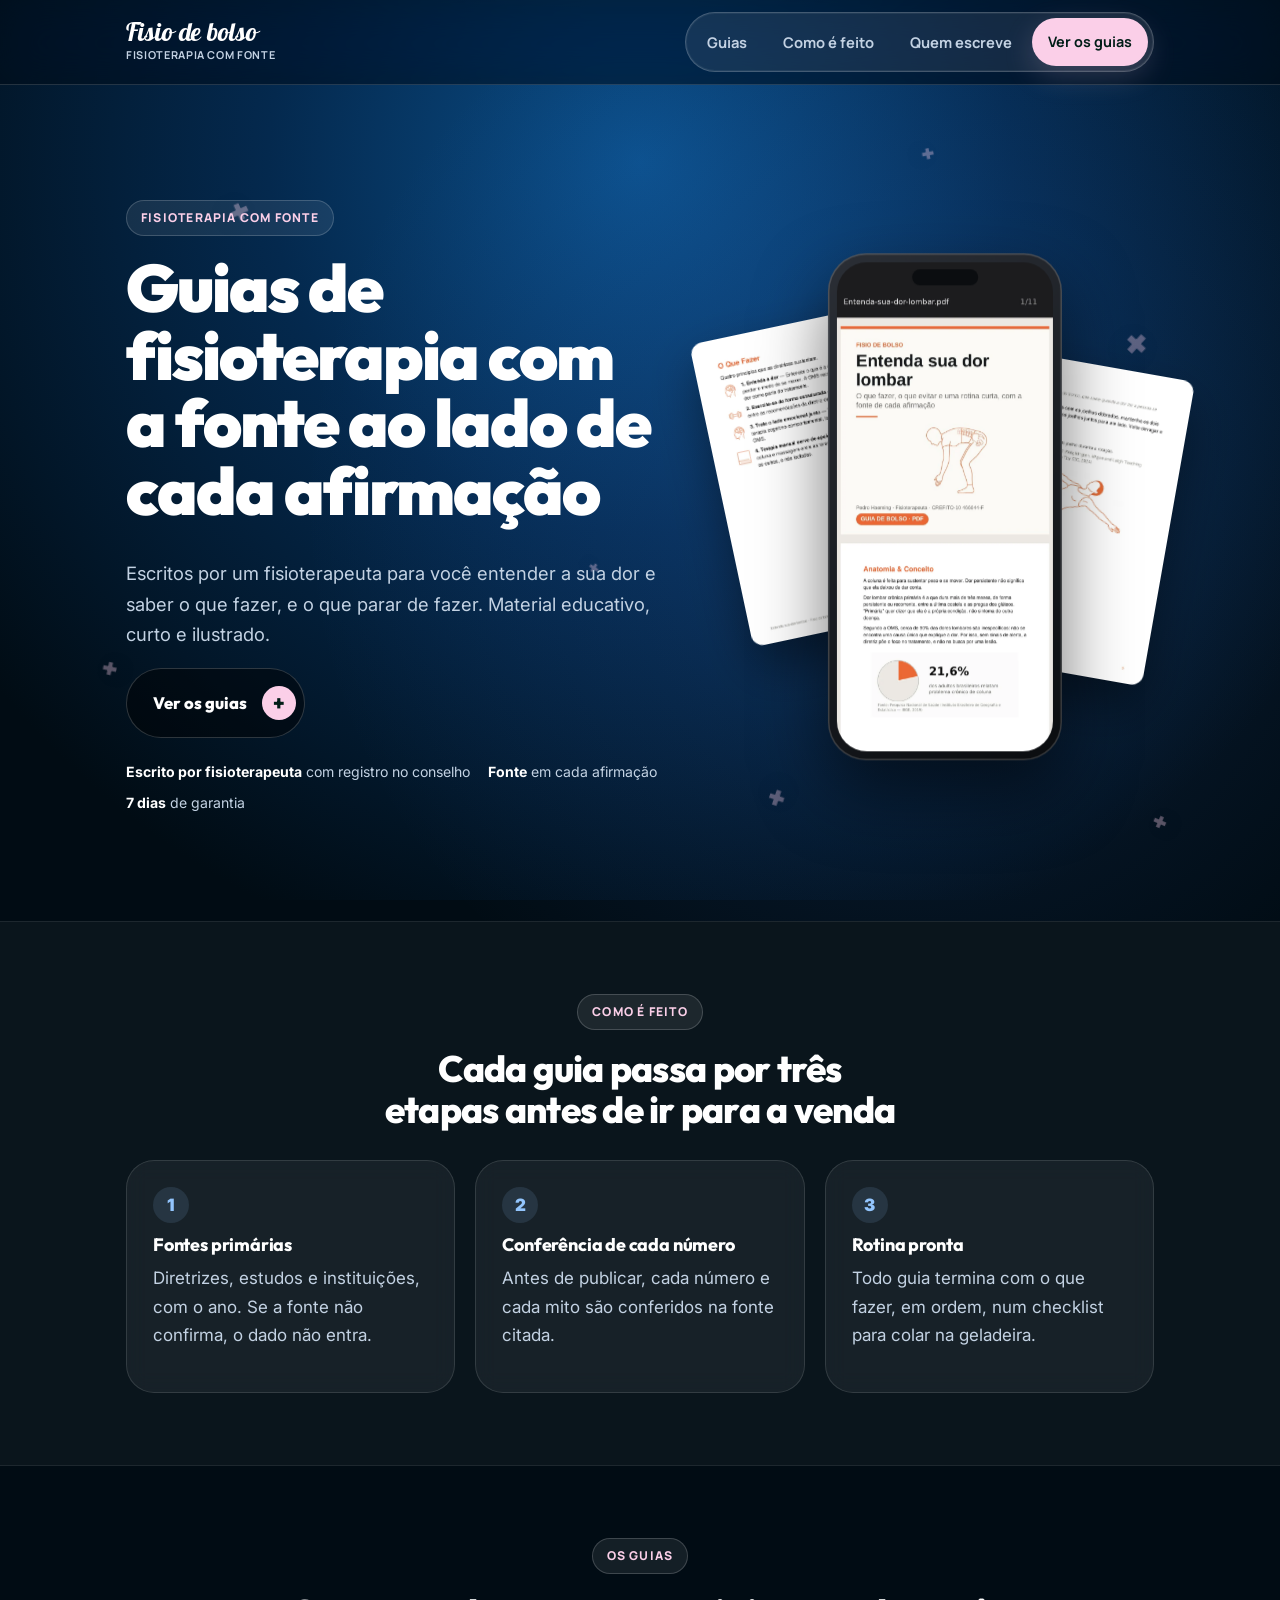
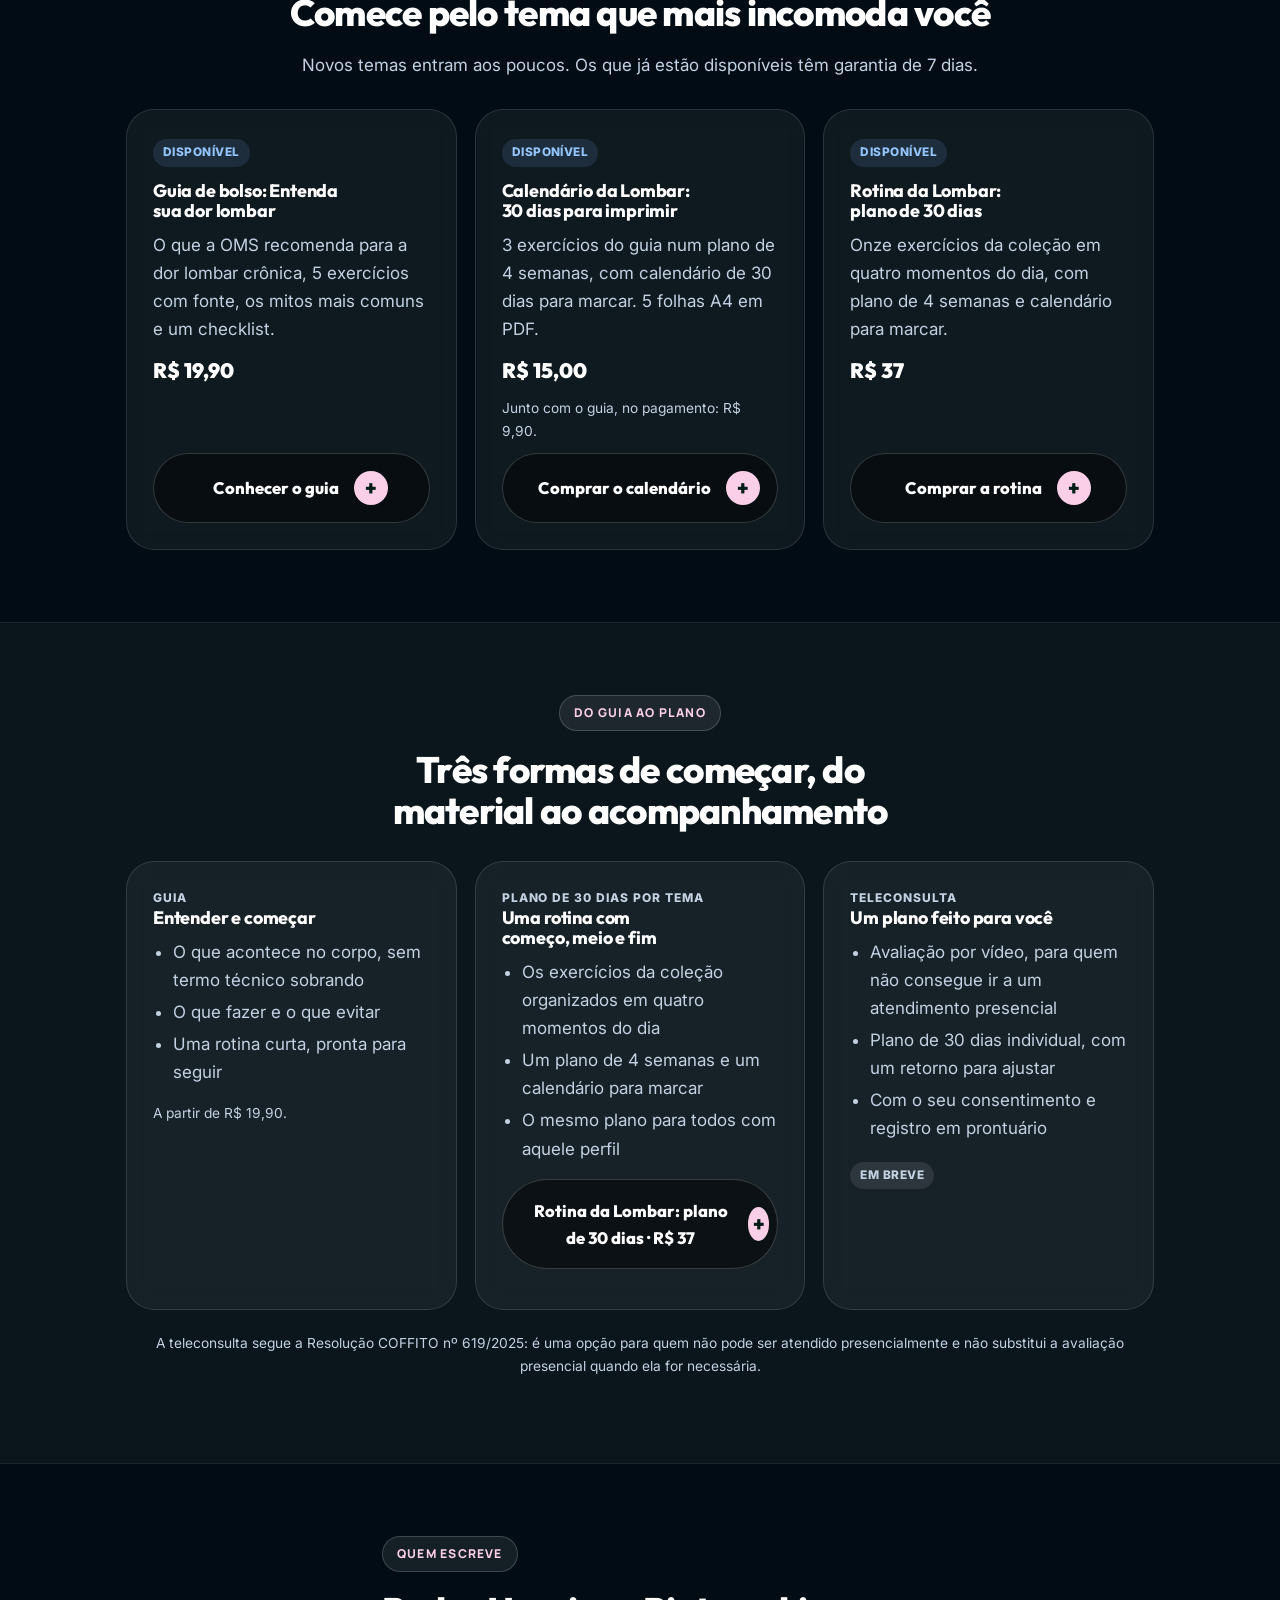
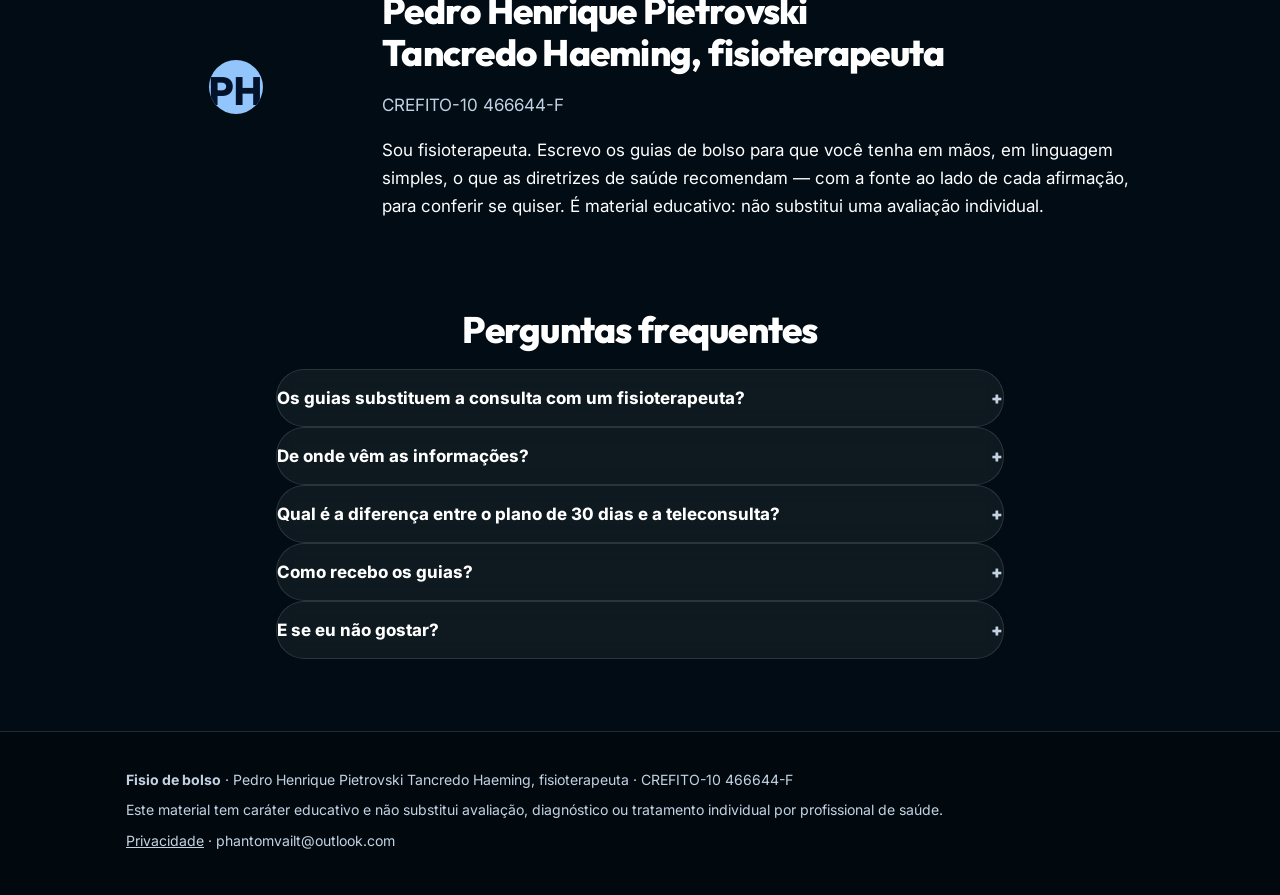
<file: index.html>
<!DOCTYPE html>
<html lang="pt-BR">
<head>
<script>if(location.hostname.endsWith("github.io")){location.replace("https://fisiodebolso.pages.dev"+location.pathname.replace(/^\/guias-fisio/,"")+location.search+location.hash)}</script>
<meta charset="UTF-8">
<meta name="viewport" content="width=device-width, initial-scale=1.0, viewport-fit=cover">
<title>Fisio de bolso — guias de fisioterapia com fonte</title>
<meta name="description" content="Guias curtos e ilustrados, escritos por fisioterapeuta, com a fonte ao lado de cada afirmação. Entenda a sua dor e saiba o que fazer.">
<meta property="og:title" content="Guias de fisioterapia com a fonte ao lado de cada afirmação">
<meta property="og:description" content="Escritos por fisioterapeuta, com fonte em cada afirmação. Material educativo, curto e ilustrado.">
<meta property="og:type" content="website">
<meta property="og:image" content="https://fisiodebolso.pages.dev/img/og-guia.jpg">
<!--
  COMO EDITAR (leia uma vez)
  1) Nome da marca, seu nome, CREFITO, produtos, quiz e teleconsulta: arquivo produtos.js.
  2) Textos e imagens desta página: abra com ?editar no fim do endereço, edite e clique em "Baixar página pronta".
-->
<link rel="stylesheet" href="estilo.css">
<script src="produtos.js"></script>
<style>
/* Layout: página de marca em coluna única — topo com navegação, hero com foto, método, catálogo, escada de ofertas, autor, perguntas */
.nav{position:sticky;top:0;z-index:40;background:color-mix(in srgb, var(--bg) 92%, transparent);backdrop-filter:blur(8px);border-bottom:1px solid var(--line)}
.nav .wrap{display:flex;align-items:center;justify-content:space-between;gap:16px;padding-block:12px}
.brand{font-weight:900;font-size:1.15rem;letter-spacing:-.02em;color:var(--ink);text-decoration:none}
.brand small{display:block;font-size:.72rem;font-weight:700;color:var(--muted);letter-spacing:.02em}
.nav-links{display:flex;gap:18px;align-items:center}
.nav-links a{color:var(--muted);text-decoration:none;font-weight:700;font-size:.92rem}
.nav-links a:hover{color:var(--ink)}
.nav .btn{padding:10px 16px;font-size:.9rem;border-radius:10px}
.nav-links a.btn,.nav-links a.btn:hover{color:#fff}
.hero{padding-block:64px 56px}
.hero-grid{display:grid;grid-template-columns:minmax(0,1.15fr) minmax(0,.85fr);gap:44px;align-items:center}
.hero .actions{display:flex;flex-wrap:wrap;gap:12px;margin-top:8px}
.trust{display:flex;flex-wrap:wrap;gap:8px 18px;margin-top:22px;font-size:.88rem;color:var(--muted)}
.trust b{color:var(--ink)}
.step-num{width:36px;height:36px;border-radius:50%;display:grid;place-items:center;background:var(--brand-soft);color:var(--brand);font-weight:900;margin-bottom:12px}
.catalog{display:grid;grid-template-columns:repeat(3,minmax(0,1fr));gap:18px;margin-top:30px}
.prod{display:flex;flex-direction:column;gap:10px}
.prod h3{margin:4px 0 0}
.prod .price{font-weight:900;font-size:1.3rem}
.prod .btn{margin-top:auto}
.prod.soon{opacity:.85}
.ladder{display:grid;grid-template-columns:repeat(3,minmax(0,1fr));gap:18px;margin-top:30px;counter-reset:lv}
.level{position:relative}
.level .tag{font-size:.75rem;font-weight:800;letter-spacing:.08em;text-transform:uppercase;color:var(--muted)}
.level.top{border:2px solid var(--brand)}
.level ul{padding-left:20px;margin:10px 0 16px}
.level li{margin:4px 0}
.author{display:grid;grid-template-columns:220px minmax(0,1fr);gap:36px;align-items:center}
details.faq{border-bottom:1px solid var(--line);padding-block:14px}
details.faq summary{cursor:pointer;font-weight:750;list-style:none}
details.faq summary::-webkit-details-marker{display:none}
details.faq summary::after{content:"+";float:right;color:var(--muted);font-weight:900}
details.faq[open] summary::after{content:"–"}
details.faq p{margin:10px 0 0;color:var(--muted)}
@media (max-width:880px){
  .hero-grid,.author{grid-template-columns:1fr}
  .catalog,.ladder{grid-template-columns:1fr}
  .nav-links a:not(.btn){display:none}
}
</style>
<link rel="preconnect" href="https://fonts.googleapis.com"><link rel="preconnect" href="https://fonts.gstatic.com" crossorigin><link href="https://fonts.googleapis.com/css2?family=Outfit:wght@400;700;800;900&family=Inter:wght@400;500;700&family=Manrope:wght@500;700&family=Galada&display=swap" rel="stylesheet">
<link rel="stylesheet" href="soda.css">
</head>
<body>
<div class="editbar" id="editbar">
  <button id="btnEdit" type="button">Editar textos</button>
  <button id="btnSave" type="button">Baixar página pronta</button>
  <span>Clique nas imagens para trocar. Marca, produtos, quiz e teleconsulta ficam em produtos.js.</span>
</div>
<div class="preview-banner" id="previewBanner" hidden>Prévia: o quiz e a teleconsulta aparecem ligados só para você ver como ficam.</div>

<header class="nav">
  <div class="wrap">
    <a class="brand" href="index.html"><span data-fv="marca">Fisio de bolso</span><small>Fisioterapia com fonte</small></a>
    <nav class="nav-links" aria-label="Seções">
      <a href="#guias">Guias</a>
      <a href="#metodo">Como é feito</a>
      <a href="#autor">Quem escreve</a>
      <a class="btn" id="navCta" href="#guias">Ver os guias</a>
    </nav>
  </div>
</header>

<main>
<section class="hero">
  <div class="wrap hero-grid">
    <div>
      <span class="eyebrow" data-edit>Fisioterapia com fonte</span>
      <h1 data-edit>Guias de fisioterapia com a fonte ao lado de cada afirmação</h1>
      <p class="lead" data-edit>Escritos por um fisioterapeuta para você entender a sua dor e saber o que fazer, e o que parar de fazer. Material educativo, curto e ilustrado.</p>
      <div class="actions">
        <a class="btn" id="quizCta" href="quiz.html" hidden>Descobrir qual guia combina com você</a>
        <a class="btn alt" href="#guias">Ver os guias</a>
      </div>
      <div class="trust">
        <span><b>Escrito por fisioterapeuta</b> com registro no conselho</span>
        <span><b>Fonte</b> em cada afirmação</span>
        <span><b>7 dias</b> de garantia</span>
      </div>
    </div>
    <div class="soda-stage">
      <img class="pg pg1" src="img/pag-o-que-fazer.webp" alt="" loading="lazy">
      <img class="pg pg2" src="img/pag-exercicio.webp" alt="" loading="lazy">
      <div class="phone"><img src="img/tela-guia.webp" alt="O guia Entenda sua dor lombar aberto no celular: capa e primeira página"></div>
    </div>
  </div>
</section>

<section id="metodo" style="background:var(--surface);border-block:1px solid var(--line)">
  <div class="wrap">
    <div class="center narrow">
      <span class="eyebrow" data-edit>Como é feito</span>
      <h2 data-edit>Cada guia passa por três etapas antes de ir para a venda</h2>
    </div>
    <div class="grid3" style="margin-top:30px">
      <div class="card"><div class="step-num">1</div><h3 data-edit>Fontes primárias</h3><p class="muted" data-edit>Diretrizes, estudos e instituições, com o ano. Se a fonte não confirma, o dado não entra.</p></div>
      <div class="card"><div class="step-num">2</div><h3 data-edit>Conferência de cada número</h3><p class="muted" data-edit>Antes de publicar, cada número e cada mito são conferidos na fonte citada.</p></div>
      <div class="card"><div class="step-num">3</div><h3 data-edit>Rotina pronta</h3><p class="muted" data-edit>Todo guia termina com o que fazer, em ordem, num checklist para colar na geladeira.</p></div>
    </div>
  </div>
</section>

<section id="guias">
  <div class="wrap">
    <div class="center narrow">
      <span class="eyebrow" data-edit>Os guias</span>
      <h2 data-edit>Comece pelo tema que mais incomoda você</h2>
      <p class="muted" data-edit>Novos temas entram aos poucos. Os que já estão disponíveis têm garantia de 7 dias.</p>
    </div>
    <div class="catalog" id="catalogo"></div>
  </div>
</section>

<section id="planos" style="background:var(--surface);border-block:1px solid var(--line)">
  <div class="wrap">
    <div class="center narrow">
      <span class="eyebrow" data-edit>Do guia ao plano</span>
      <h2 data-edit>Três formas de começar, do material ao acompanhamento</h2>
    </div>
    <div class="ladder">
      <div class="card level">
        <div class="tag">Guia</div>
        <h3 data-edit>Entender e começar</h3>
        <ul class="muted">
          <li data-edit>O que acontece no corpo, sem termo técnico sobrando</li>
          <li data-edit>O que fazer e o que evitar</li>
          <li data-edit>Uma rotina curta, pronta para seguir</li>
        </ul>
        <p class="small muted" data-edit>A partir de R$ 19,90.</p>
      </div>
      <div class="card level">
        <div class="tag">Plano de 30 dias por tema</div>
        <h3 data-edit>Uma rotina com começo, meio e fim</h3>
        <ul class="muted">
          <li data-edit>Os exercícios da coleção organizados em quatro momentos do dia</li>
          <li data-edit>Um plano de 4 semanas e um calendário para marcar</li>
          <li data-edit>O mesmo plano para todos com aquele perfil</li>
        </ul>
        <p class="small muted" id="plano30Status" data-edit>Primeiro tema: coluna lombar.</p>
      </div>
      <div class="card level top" id="teleCard">
        <div class="tag">Teleconsulta</div>
        <h3 data-edit>Um plano feito para você</h3>
        <ul class="muted">
          <li data-edit>Avaliação por vídeo, para quem não consegue ir a um atendimento presencial</li>
          <li data-edit>Plano de 30 dias individual, com um retorno para ajustar</li>
          <li data-edit>Com o seu consentimento e registro em prontuário</li>
        </ul>
        <div id="teleAcao"><span class="chip soon">Em breve</span></div>
      </div>
    </div>
    <p class="center small muted" style="margin-top:22px" data-edit>A teleconsulta segue a Resolução COFFITO nº 619/2025: é uma opção para quem não pode ser atendido presencialmente e não substitui a avaliação presencial quando ela for necessária.</p>
  </div>
</section>

<section id="autor">
  <div class="wrap author">
    <div class="img-slot round filled" data-img style="background:var(--brand);color:var(--brand-ink);border:none;font-weight:800;font-size:2.4rem;letter-spacing:.02em" aria-label="Pedro Haeming">PH</div>
    <div>
      <span class="eyebrow" data-edit>Quem escreve</span>
      <h2><span data-fv="autor">Pedro Henrique Pietrovski Tancredo Haeming</span>, fisioterapeuta</h2>
      <p class="muted" data-fv="crefito">CREFITO-10 466644-F</p>
      <p data-edit>Sou fisioterapeuta. Escrevo os guias de bolso para que você tenha em mãos, em linguagem simples, o que as diretrizes de saúde recomendam — com a fonte ao lado de cada afirmação, para conferir se quiser. É material educativo: não substitui uma avaliação individual.</p>
    </div>
  </div>
</section>

<section style="padding-top:0">
  <div class="wrap narrow">
    <h2 class="center" data-edit>Perguntas frequentes</h2>
    <details class="faq"><summary data-edit>Os guias substituem a consulta com um fisioterapeuta?</summary><p data-edit>Não. São material educativo. Se a dor for forte, persistente ou vier com outros sintomas, procure avaliação. Os guias trazem os sinais de alerta.</p></details>
    <details class="faq"><summary data-edit>De onde vêm as informações?</summary><p data-edit>De diretrizes, estudos e instituições, com o nome e o ano ao lado de cada afirmação. Se a fonte não confirma, o dado não entra.</p></details>
    <details class="faq"><summary data-edit>Qual é a diferença entre o plano de 30 dias e a teleconsulta?</summary><p data-edit>O plano de 30 dias é o mesmo para todos com aquele perfil. Na teleconsulta, o fisioterapeuta avalia você por vídeo e monta um plano individual. Ela é para quem não consegue ir a um atendimento presencial; se a avaliação mostrar que o presencial é necessário, você é orientado a procurá-lo.</p></details>
    <details class="faq"><summary data-edit>Como recebo os guias?</summary><p data-edit>Assim que o pagamento é aprovado, chega um e-mail com o acesso ao PDF. No Pix e no cartão é na hora; no boleto, em até 2 dias úteis.</p></details>
    <details class="faq"><summary data-edit>E se eu não gostar?</summary><p data-edit>Você tem 7 dias para pedir o reembolso integral pela plataforma de pagamento, sem precisar explicar.</p></details>
  </div>
</section>
</main>

<footer>
  <div class="wrap">
    <p><b data-fv="marca">Fisio de bolso</b> · <span data-fv="autor">Pedro Henrique Pietrovski Tancredo Haeming</span>, fisioterapeuta · <span data-fv="crefito">CREFITO-10 466644-F</span></p>
    <p data-edit>Este material tem caráter educativo e não substitui avaliação, diagnóstico ou tratamento individual por profissional de saúde.</p>
    <p><a href="privacidade.html">Privacidade</a> · <span data-fv="email">phantomvailt@outlook.com</span></p>
  </div>
</footer>

<script>
(function(){
  "use strict";
  var FV = window.FV || {};
  var ORIG = {
    plano: document.getElementById("plano30Status").innerHTML,
    tele: document.getElementById("teleAcao").innerHTML
  };
  function esc(s){ return String(s == null ? "" : s).replace(/[&<>"']/g, function(c){ return {"&":"&amp;","<":"&lt;",">":"&gt;",'"':"&quot;","'":"&#39;"}[c]; }); }

  // nome da marca, autor, CREFITO e e-mail vindos de produtos.js
  ["marca","autor","crefito","email"].forEach(function(k){
    if (!FV[k]) return;
    document.querySelectorAll('[data-fv="' + k + '"]').forEach(function(el){ el.textContent = FV[k]; });
  });
  if (FV.marca) document.title = FV.marca + " — guias de fisioterapia com fonte";
  if (FV.previa) document.getElementById("previewBanner").hidden = false;

  // quiz: só aparece quando estiver ligado
  if (FV.quizAtivo){
    document.getElementById("quizCta").hidden = false;
    var nav = document.getElementById("navCta");
    nav.href = "quiz.html"; nav.textContent = "Fazer o quiz";
  }

  // catálogo
  var cat = document.getElementById("catalogo");
  var lista = (FV.produtos || []).filter(function(p){ return p.tipo === "guia" || p.status === "no-ar"; });
  lista.sort(function(a, b){ return (a.status === "no-ar" ? 0 : 1) - (b.status === "no-ar" ? 0 : 1); });
  cat.innerHTML = lista.map(function(p){
    var on = p.status === "no-ar" && p.link;
    return '<article class="card prod' + (on ? '' : ' soon') + '">' +
      '<div>' + (on ? '<span class="chip on">Disponível</span>' : '<span class="chip soon">Em breve</span>') + '</div>' +
      '<h3>' + esc(p.nome) + '</h3>' +
      '<p class="muted" style="margin:0">' + esc(p.resumo || "") + '</p>' +
      (on ? '<div class="price">' + esc(p.preco) + '</div>' + (p.obs ? '<p class="small muted" style="margin:0">' + esc(p.obs) + '</p>' : '') + '<a class="btn alt full" href="' + esc(p.link) + '">' + esc(p.botao || "Conhecer o guia") + '</a>'
          : (FV.instagram ? '<a class="btn ghost full" href="' + esc(FV.instagram) + '" target="_blank" rel="noopener">Acompanhar o lançamento</a>' : '<p class="small muted" style="margin:auto 0 0">Lançamento em breve.</p>')) +
      '</article>';
  }).join("");

  // plano de 30 dias: mostra se o do primeiro tema já está no ar
  var plano = (FV.produtos || []).filter(function(p){ return p.tipo === "plano30" && p.status === "no-ar" && p.link; })[0];
  if (plano){ document.getElementById("plano30Status").innerHTML = '<a class="btn alt full" href="' + esc(plano.link) + '">' + esc(plano.nome) + ' · ' + esc(plano.preco) + '</a>'; }

  // teleconsulta: o valor não aparece no site (Código de Ética da Fisioterapia, art. 40, I); é informado no agendamento
  var t = FV.teleconsulta || {};
  if (t.ativa){
    document.getElementById("teleAcao").innerHTML = t.link
      ? '<a class="btn full" href="' + esc(t.link) + '" target="_blank" rel="noopener">Agendar teleconsulta</a><p class="small muted" style="margin:8px 0 0">O valor é informado no agendamento.</p>'
      : '<p class="small muted">Agenda em breve.</p>';
  }

  // ---- modo de edição (?editar) ----
  var qs = new URLSearchParams(location.search);
  if (!qs.has("editar") && !qs.has("edit")) return;
  var bar = document.getElementById("editbar"); bar.style.display = "flex";
  var on = false, btn = document.getElementById("btnEdit");
  btn.onclick = function(){
    on = !on; document.body.classList.toggle("editing", on);
    btn.textContent = on ? "Terminar edição" : "Editar textos";
    document.querySelectorAll("[data-edit]").forEach(function(el){ if (on) el.setAttribute("contenteditable", "true"); else el.removeAttribute("contenteditable"); });
  };
  document.addEventListener("click", function(e){ if (on && e.target.closest("a")) e.preventDefault(); }, true);
  document.querySelectorAll("[data-img]").forEach(function(slot){
    slot.addEventListener("click", function(){
      var inp = document.createElement("input"); inp.type = "file"; inp.accept = "image/*";
      inp.onchange = function(){ var f = inp.files[0]; if (!f) return; var r = new FileReader();
        r.onload = function(){ slot.innerHTML = '<img alt="" src="' + r.result + '">'; slot.classList.add("filled"); }; r.readAsDataURL(f); };
      inp.click();
    });
  });
  document.getElementById("btnSave").onclick = function(){
    var clone = document.documentElement.cloneNode(true);
    clone.querySelectorAll("[contenteditable]").forEach(function(el){ el.removeAttribute("contenteditable"); });
    clone.querySelector("body").classList.remove("editing");
    var eb = clone.querySelector("#editbar"); if (eb) eb.removeAttribute("style");
    clone.querySelector("#catalogo").innerHTML = "";
    // volta as partes que dependem de produtos.js ao estado inicial
    clone.querySelector("#quizCta").setAttribute("hidden", "");
    var nc = clone.querySelector("#navCta"); nc.setAttribute("href", "#guias"); nc.textContent = "Ver os guias";
    clone.querySelector("#plano30Status").innerHTML = ORIG.plano;
    clone.querySelector("#teleAcao").innerHTML = ORIG.tele;
    clone.querySelector("#previewBanner").setAttribute("hidden", "");
    var html = "<!DOCTYPE html>\n" + clone.outerHTML;
    var a = document.createElement("a"); a.href = URL.createObjectURL(new Blob([html], {type: "text/html"})); a.download = "index.html"; a.click();
  };
})();
</script>
<script src="soda.js" defer></script>
</body>
</html>
</file>
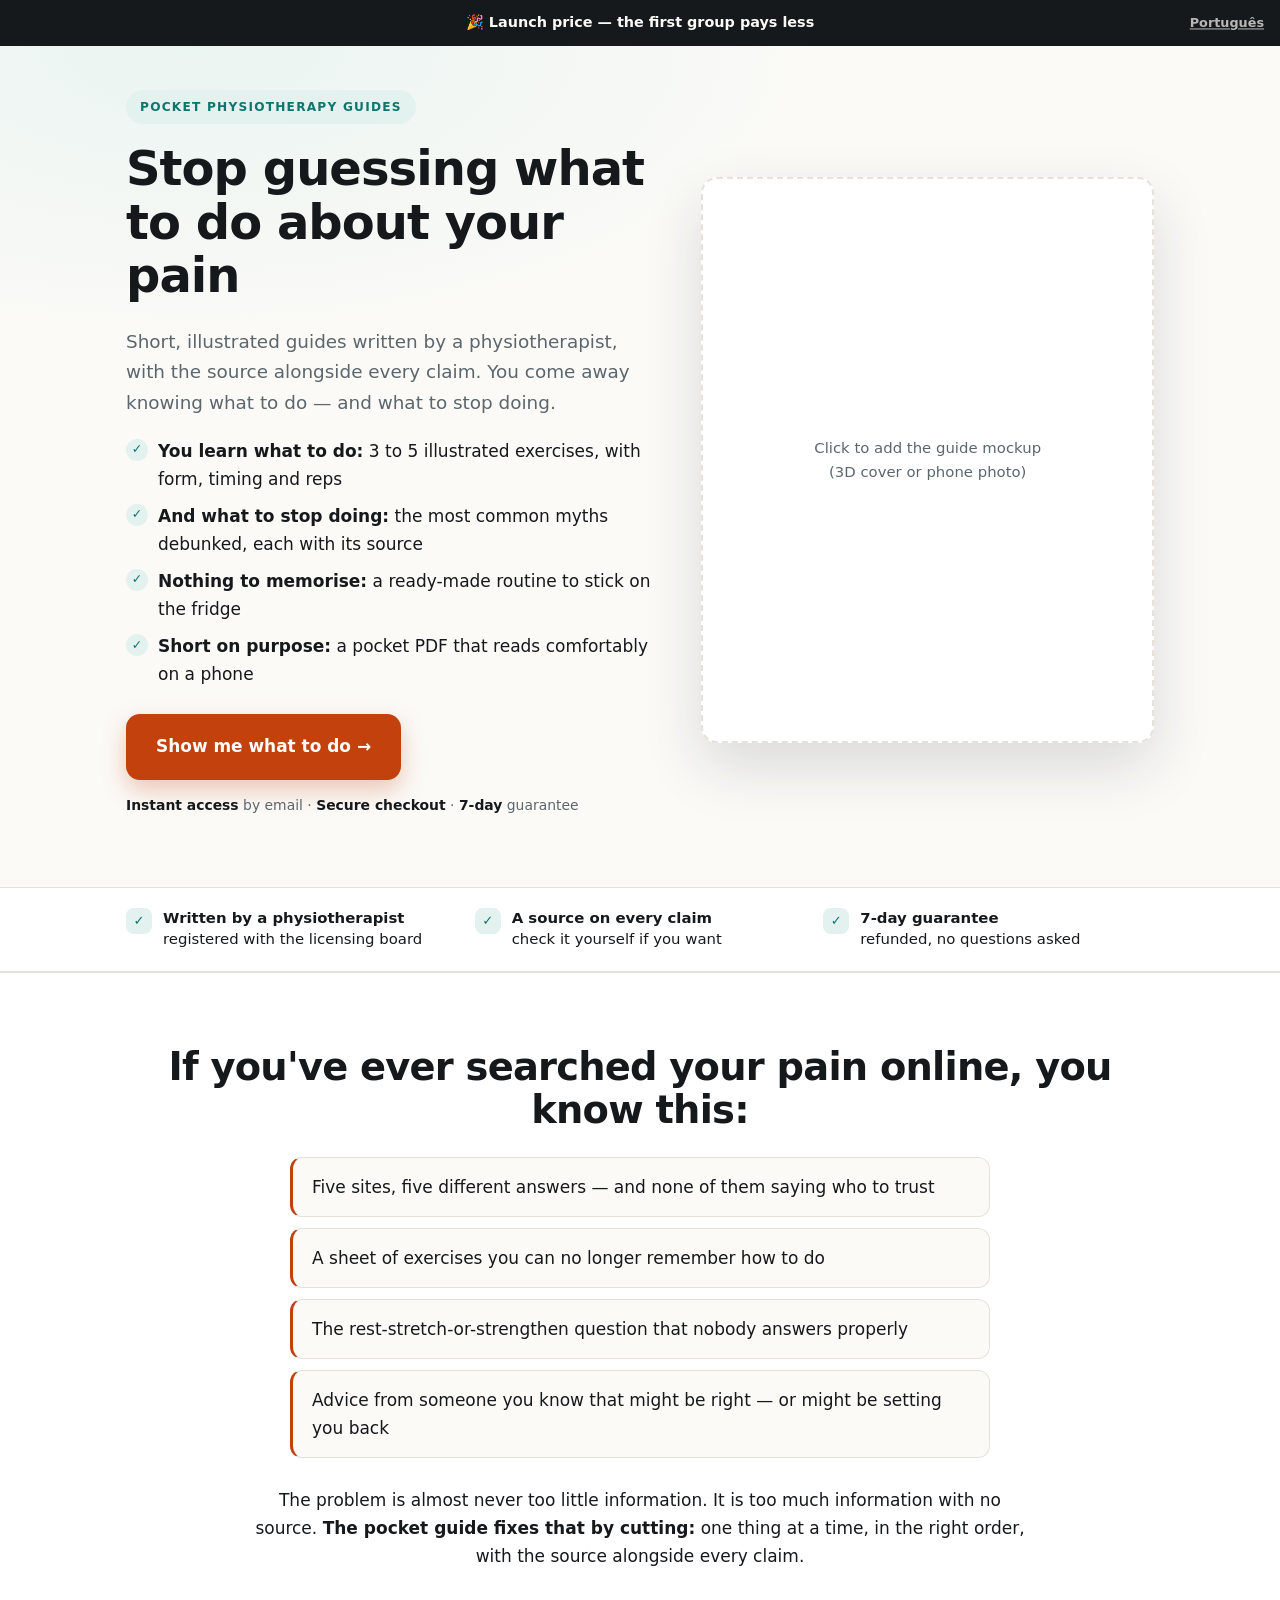
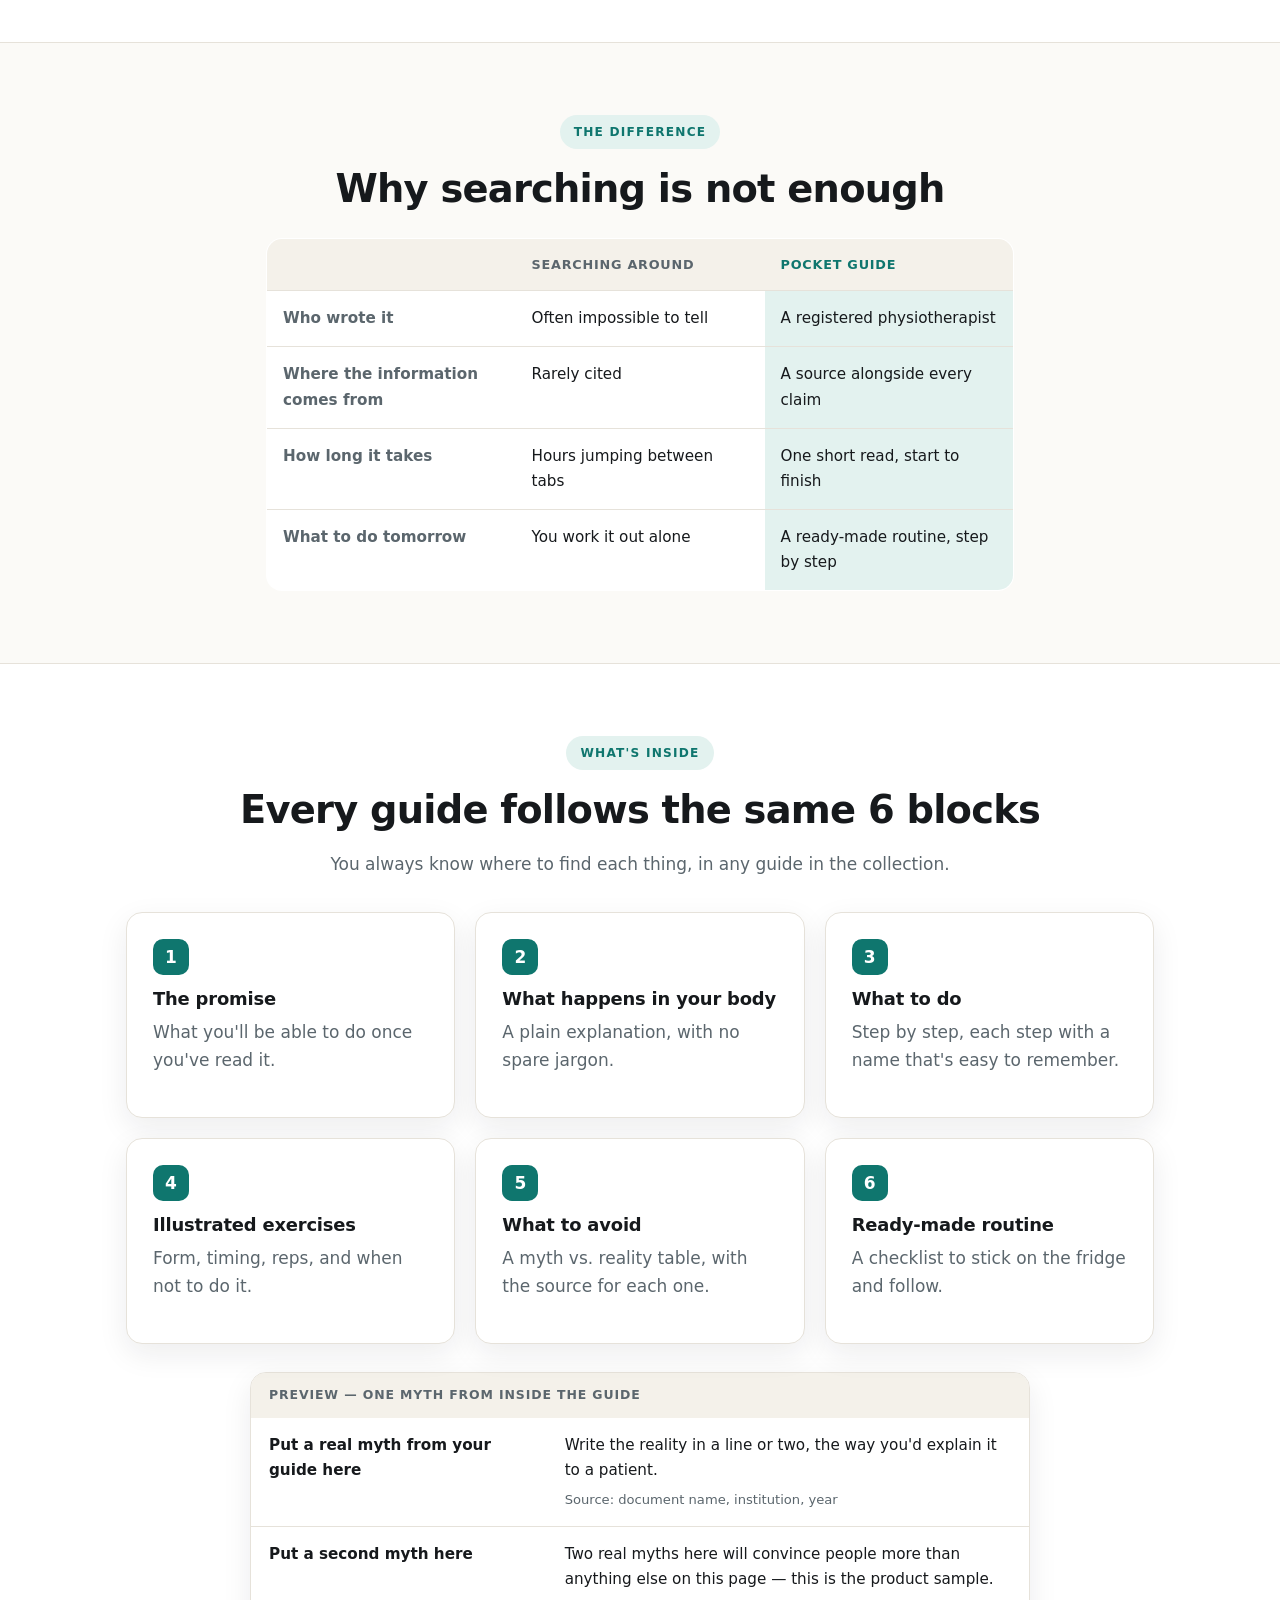
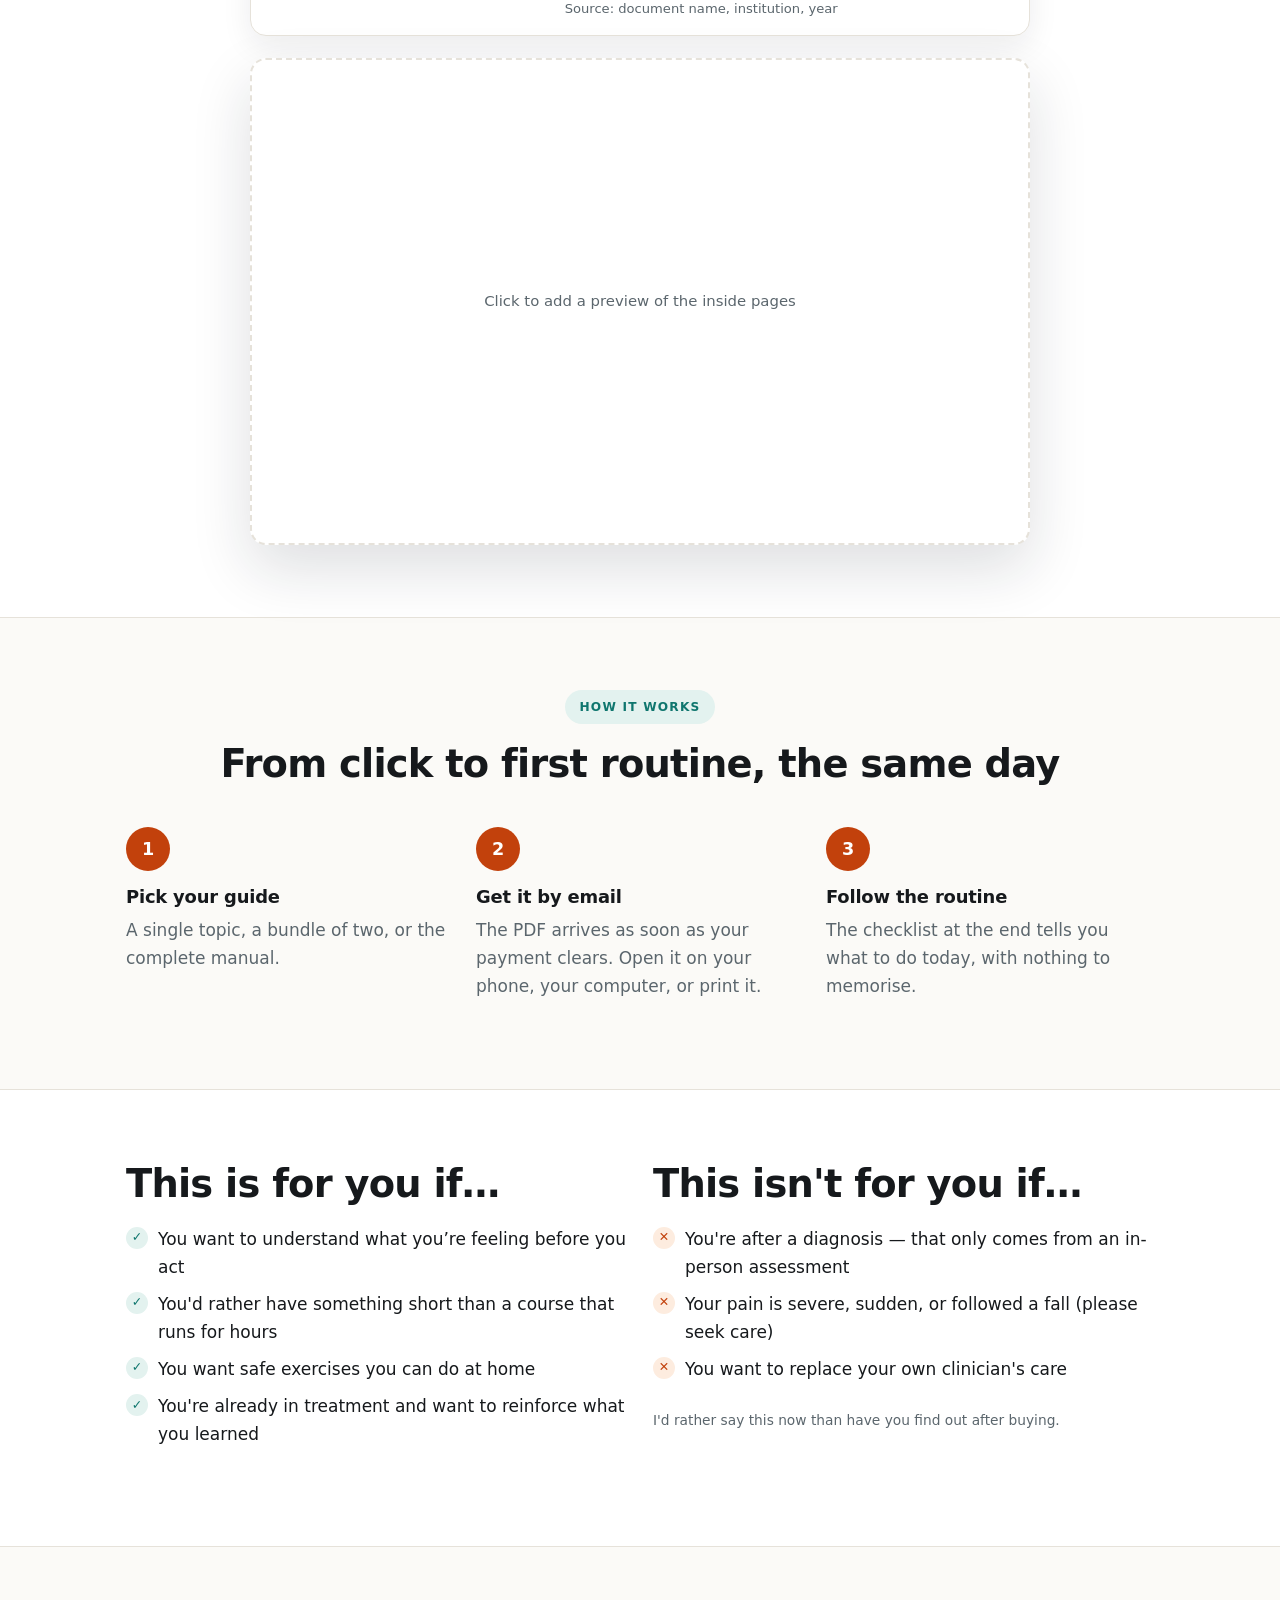
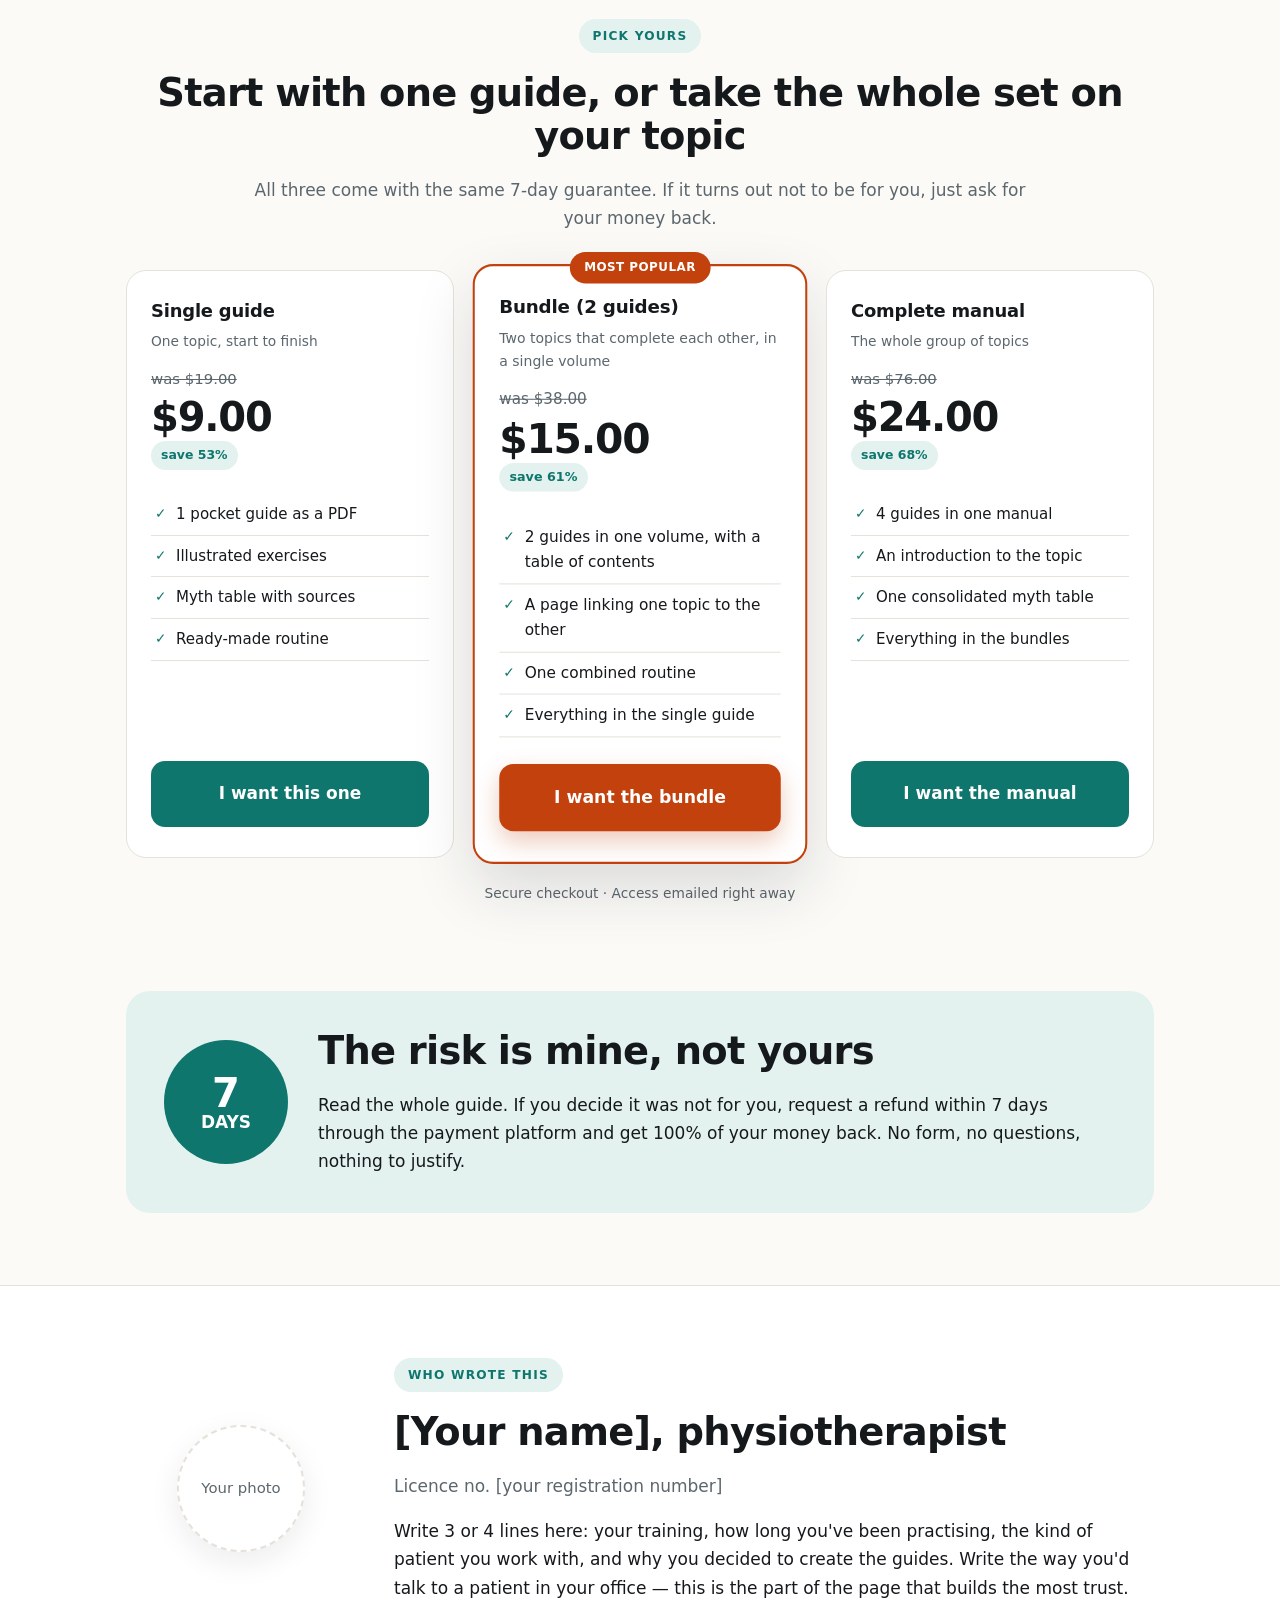
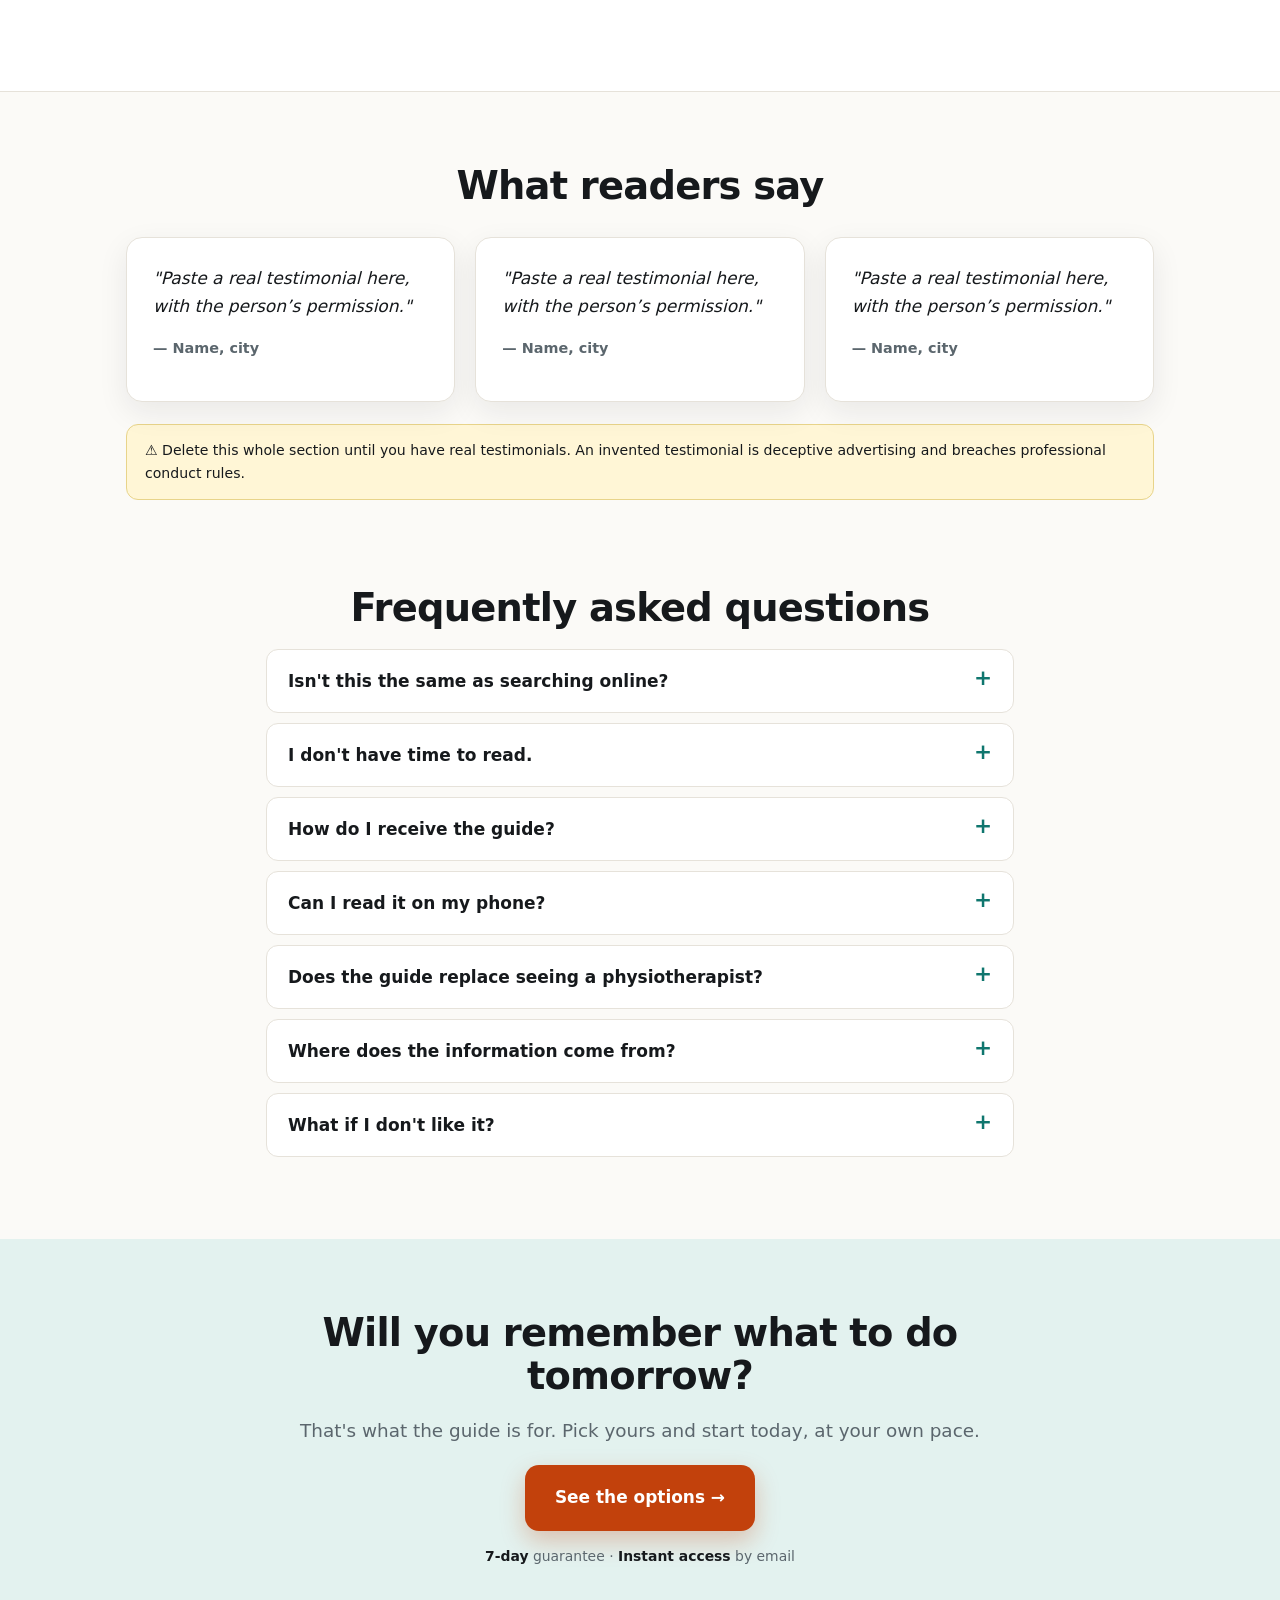
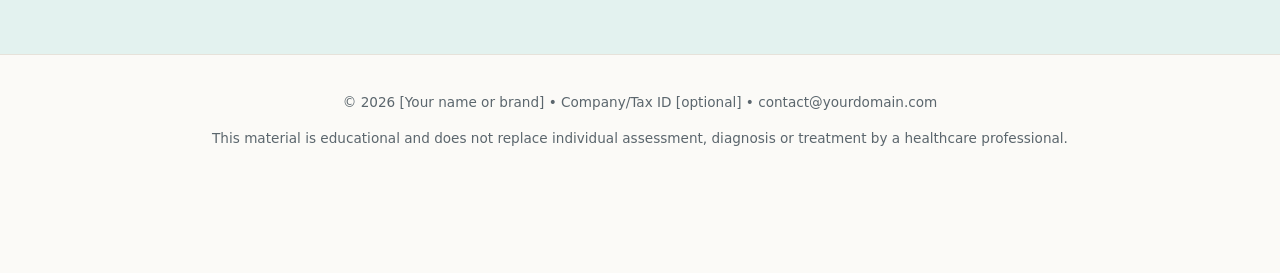
<file: en/index.html>
<!DOCTYPE html>
<html lang="en">
<head>
<script>if(location.hostname.endsWith("github.io")){location.replace("https://fisiodebolso.pages.dev"+location.pathname.replace(/^\/guias-fisio/,"")+location.search+location.hash)}</script>
<meta charset="UTF-8">
<meta name="viewport" content="width=device-width, initial-scale=1.0">
<title>Pocket Physiotherapy Guides</title>
<meta name="description" content="Short, illustrated guides written by a physiotherapist, with the source alongside every claim. Know what to do about your pain — and what to stop doing.">
<meta property="og:title" content="Stop guessing what to do about your pain">
<meta property="og:description" content="Illustrated pocket guides written by a physiotherapist, with a source on every claim.">
<meta property="og:type" content="website">
<!--
=====================================================================
  HOW TO EDIT THIS PAGE  (read once)
=====================================================================
  1) The easy way: open the page with  ?edit  at the end of the
     address. A bar appears at the top: click "Edit text", change
     whatever you like on the page, click the images to swap them,
     then click "Download finished page". That file is what you publish.
  2) Checkout links, prices and Pixel: the CONFIG block just below.
  3) The ad's UTMs are passed through to the checkout automatically.
=====================================================================
-->
<script>
const CONFIG = {
  // Checkout link for each offer (Hotmart, Kiwify, Gumroad, Stripe, etc.)
  checkoutGuia:   "https://YOUR-CHECKOUT.com/guide",
  checkoutCombo:  "https://YOUR-CHECKOUT.com/bundle",
  checkoutManual: "https://YOUR-CHECKOUT.com/manual",
  // Meta Pixel ID (leave "" to skip loading it)
  metaPixelId: "",
  // Support WhatsApp, digits only with country and area code (leave "" to hide)
  whatsapp: "",
  // Link to the other language (leave "" to hide)
  outraLinguaUrl: "../",
  outraLinguaLabel: "Português"
};
</script>
<style>
:root{
  --bg:#fbfaf7; --surface:#ffffff; --raise:#f4f1ea; --ink:#16191c; --muted:#5b666d;
  --line:#e6e2da; --brand:#0f766e; --brand-ink:#ffffff; --brand-soft:#e3f2ef;
  --accent:#c2410c; --accent-soft:#fdecdf; --warn:#fff6d6; --warn-line:#e8d48a;
  --radius:16px; --shadow:0 10px 30px rgba(20,30,40,.08); --shadow-lg:0 24px 60px rgba(20,30,40,.14);
}
@media (prefers-color-scheme: dark){
  :root:not([data-theme="light"]){
    --bg:#0f1214; --surface:#181d20; --raise:#20262a; --ink:#eef1f2; --muted:#a3aeb4;
    --line:#2a3135; --brand:#2dd4bf; --brand-ink:#08211e; --brand-soft:#123430;
    --accent:#fb923c; --accent-soft:#3a2416; --warn:#3a3313; --warn-line:#5c5020;
    --shadow:none; --shadow-lg:none;
  }
}
:root[data-theme="dark"]{
  --bg:#0f1214; --surface:#181d20; --raise:#20262a; --ink:#eef1f2; --muted:#a3aeb4;
  --line:#2a3135; --brand:#2dd4bf; --brand-ink:#08211e; --brand-soft:#123430;
  --accent:#fb923c; --accent-soft:#3a2416; --warn:#3a3313; --warn-line:#5c5020;
  --shadow:none; --shadow-lg:none;
}
*{box-sizing:border-box}
html{scroll-behavior:smooth}
body{margin:0;background:var(--bg);color:var(--ink);font:17px/1.65 system-ui,-apple-system,"Segoe UI",Roboto,sans-serif;-webkit-font-smoothing:antialiased;overflow-x:hidden}
img{max-width:100%;display:block}
.wrap{max-width:1060px;margin:0 auto;padding:0 16px}
.narrow{max-width:780px;margin:0 auto}
section{padding:72px 0}
h1,h2,h3{line-height:1.12;margin:0 0 .5em;letter-spacing:-.02em}
h1{font-size:clamp(2rem,4.4vw,3rem);font-weight:800}
h2{font-size:clamp(1.7rem,3.8vw,2.4rem);font-weight:800}
h3{font-size:1.12rem;font-weight:750;letter-spacing:-.01em}
p{margin:0 0 1em}
.muted{color:var(--muted)}
.lead{font-size:1.15rem;color:var(--muted)}
.eyebrow{display:inline-block;font-size:.76rem;font-weight:800;letter-spacing:.1em;text-transform:uppercase;color:var(--brand);background:var(--brand-soft);padding:7px 14px;border-radius:999px;margin-bottom:18px}
.center{text-align:center}
.btn{display:inline-flex;align-items:center;justify-content:center;gap:9px;background:var(--accent);color:#fff;font-weight:800;font-size:1.06rem;padding:19px 30px;border-radius:14px;text-decoration:none;box-shadow:0 10px 24px rgba(194,65,12,.28);transition:transform .15s,box-shadow .15s;text-align:center}
.btn:hover{transform:translateY(-2px);box-shadow:0 14px 30px rgba(194,65,12,.34)}
.btn.alt{background:var(--brand);color:var(--brand-ink);box-shadow:none}
.btn.alt:hover{box-shadow:0 10px 24px rgba(15,118,110,.25)}
.btn.full{width:100%}
.small{font-size:.86rem}
.trustline{font-size:.87rem;color:var(--muted);margin-top:14px}
.trustline b{color:var(--ink);font-weight:700}

/* announcement bar */
.topbar{background:var(--ink);color:var(--bg);text-align:center;font-size:.9rem;font-weight:650;padding:11px 16px;position:relative}
.langlink{position:absolute;right:16px;top:50%;transform:translateY(-50%);color:var(--bg);opacity:.7;text-decoration:underline;font-weight:650;font-size:.8rem;display:none}
.langlink:hover{opacity:1}

/* hero */
.hero{padding:44px 0 56px;position:relative}
.hero::before{content:"";position:absolute;inset:0 auto auto 0;width:100%;height:100%;background:radial-gradient(900px 420px at 15% 0%,var(--brand-soft),transparent 70%);opacity:.7;pointer-events:none;z-index:0}
.hero>*{position:relative;z-index:1}
.hero-grid{display:grid;grid-template-columns:1.08fr .92fr;gap:44px;align-items:center}
.checks{list-style:none;padding:0;margin:18px 0 26px}
.checks li{padding-left:32px;position:relative;margin-bottom:9px}
.checks li::before{content:"✓";position:absolute;left:0;top:2px;width:22px;height:22px;border-radius:50%;background:var(--brand-soft);color:var(--brand);font-weight:900;font-size:.78rem;display:grid;place-items:center}
.img-slot{background:var(--surface);border:2px dashed var(--line);border-radius:var(--radius);aspect-ratio:4/5;display:grid;place-items:center;text-align:center;color:var(--muted);font-size:.93rem;padding:22px;overflow:hidden;position:relative;box-shadow:var(--shadow-lg)}
.img-slot img{width:100%;height:100%;object-fit:cover;position:absolute;inset:0}
.img-slot.wide{aspect-ratio:16/10}
.img-slot.round{aspect-ratio:1;border-radius:50%;max-width:210px;margin:0 auto;box-shadow:var(--shadow)}
.img-slot.filled{border-style:solid}

/* trust strip */
.trustbar{background:var(--surface);border-top:1px solid var(--line);border-bottom:1px solid var(--line);padding:20px 0}
.trustbar .wrap{display:grid;grid-template-columns:repeat(3,1fr);gap:18px}
.trustitem{display:flex;gap:11px;align-items:flex-start;font-size:.93rem;line-height:1.45}
.trustitem .ic{flex:0 0 26px;height:26px;border-radius:8px;background:var(--brand-soft);color:var(--brand);display:grid;place-items:center;font-weight:900;font-size:.82rem}

/* cards */
.grid3{display:grid;grid-template-columns:repeat(3,1fr);gap:20px}
.grid2{display:grid;grid-template-columns:repeat(2,1fr);gap:26px}
.card{background:var(--surface);border:1px solid var(--line);border-radius:var(--radius);padding:26px;box-shadow:var(--shadow)}
.num{width:36px;height:36px;border-radius:10px;background:var(--brand);color:var(--brand-ink);font-weight:800;display:grid;place-items:center;margin-bottom:14px}
.pain{background:var(--surface);border-top:1px solid var(--line);border-bottom:1px solid var(--line)}
.pain-list{list-style:none;padding:0;margin:26px auto 0;max-width:700px}
.pain-list li{background:var(--bg);border:1px solid var(--line);border-left:3px solid var(--accent);border-radius:12px;padding:15px 19px;margin-bottom:11px;text-align:left}

/* comparison table */
.vs{width:100%;max-width:100%;table-layout:fixed;border-collapse:collapse;margin-top:28px;background:var(--surface);border:1px solid var(--line);border-radius:var(--radius);overflow:hidden}
.vs th,.vs td{padding:15px 16px;text-align:left;border-bottom:1px solid var(--line);font-size:.95rem;vertical-align:top;overflow-wrap:break-word}
.vs thead th{background:var(--raise);font-size:.8rem;text-transform:uppercase;letter-spacing:.06em;color:var(--muted);font-weight:800}
.vs thead th:last-child{color:var(--brand)}
.vs tbody tr:last-child td{border-bottom:0}
.vs td:first-child{font-weight:700;width:26%}
.vs td:last-child{background:var(--brand-soft)}
.vs .row-label{color:var(--muted);font-weight:700}

/* myth preview */
.myth-demo{background:var(--surface);border:1px solid var(--line);border-radius:var(--radius);overflow:hidden;margin-top:28px;box-shadow:var(--shadow)}
.myth-demo .head{background:var(--raise);padding:12px 18px;font-size:.78rem;font-weight:800;letter-spacing:.07em;text-transform:uppercase;color:var(--muted)}
.myth-demo table{width:100%;max-width:100%;table-layout:fixed;border-collapse:collapse}
.myth-demo td{padding:15px 18px;border-bottom:1px solid var(--line);font-size:.95rem;vertical-align:top;overflow-wrap:break-word}
.myth-demo tr:last-child td{border-bottom:0}
.myth-demo td:first-child{width:38%;font-weight:700}
.myth-demo .src{display:block;margin-top:6px;font-size:.82rem;color:var(--muted)}

/* how it works */
.steps{display:grid;grid-template-columns:repeat(3,1fr);gap:22px;margin-top:34px;counter-reset:s}
.step{position:relative;padding-top:8px}
.step .dot{width:44px;height:44px;border-radius:50%;background:var(--accent);color:#fff;font-weight:900;font-size:1.1rem;display:grid;place-items:center;margin-bottom:16px}

/* who it is for */
.yes li::before{content:"✓"}
.no li::before{content:"✕";background:var(--accent-soft);color:var(--accent)}

/* offers */
.offers{display:grid;grid-template-columns:repeat(3,1fr);gap:22px;align-items:stretch;margin-top:38px}
.offer{background:var(--surface);border:1px solid var(--line);border-radius:20px;padding:30px 24px;display:flex;flex-direction:column;position:relative}
.offer.featured{border:2px solid var(--accent);box-shadow:var(--shadow-lg);transform:scale(1.02)}
.badge{position:absolute;top:-14px;left:50%;transform:translateX(-50%);background:var(--accent);color:#fff;font-size:.73rem;font-weight:800;padding:6px 14px;border-radius:999px;white-space:nowrap;letter-spacing:.04em}
.offer ul{list-style:none;padding:0;margin:18px 0 26px;flex:1}
.offer li{padding:8px 0 8px 25px;position:relative;border-bottom:1px solid var(--line);font-size:.94rem}
.offer li::before{content:"✓";position:absolute;left:4px;color:var(--brand);font-weight:900;font-size:.85rem}
.from{color:var(--muted);text-decoration:line-through;font-size:.93rem}
.price{font-size:2.5rem;font-weight:900;line-height:1;margin:6px 0 4px;letter-spacing:-.03em}
.save{align-self:flex-start;background:var(--brand-soft);color:var(--brand);font-size:.78rem;font-weight:800;padding:4px 10px;border-radius:999px;margin-bottom:6px}
.from,.price{align-self:flex-start}

/* author */
.author{display:grid;grid-template-columns:230px 1fr;gap:38px;align-items:center}

/* testimonials */
.quote{font-style:italic}
.quote-by{font-style:normal;font-weight:700;font-size:.9rem;color:var(--muted)}
.note{background:var(--warn);border:1px solid var(--warn-line);border-radius:12px;padding:14px 18px;font-size:.88rem;margin-top:22px}

/* guarantee */
.guarantee{display:flex;gap:30px;align-items:center;background:var(--brand-soft);border-radius:24px;padding:38px}
.seal{flex:0 0 124px;height:124px;border-radius:50%;background:var(--brand);color:var(--brand-ink);display:grid;place-items:center;text-align:center;font-weight:900;line-height:1.05}
.seal b{font-size:2.5rem;display:block}

/* FAQ */
details{background:var(--surface);border:1px solid var(--line);border-radius:12px;padding:17px 21px;margin-bottom:10px}
summary{font-weight:700;cursor:pointer;list-style:none;display:flex;justify-content:space-between;gap:14px}
summary::-webkit-details-marker{display:none}
summary::after{content:"+";font-size:1.35rem;color:var(--brand);line-height:1}
details[open] summary::after{content:"–"}
details p{margin:13px 0 0;color:var(--muted)}

footer{border-top:1px solid var(--line);padding:36px 0 110px;font-size:.85rem;color:var(--muted);text-align:center}

.wa{position:fixed;right:16px;bottom:86px;background:#25d366;color:#fff;border-radius:999px;padding:12px 18px;font-weight:800;text-decoration:none;box-shadow:0 6px 18px rgba(0,0,0,.2);display:none;z-index:40}

/* sticky mobile CTA */
.stickybar{position:fixed;left:0;right:0;bottom:0;background:var(--surface);border-top:1px solid var(--line);padding:11px 16px;display:none;gap:12px;align-items:center;z-index:45;box-shadow:0 -6px 24px rgba(0,0,0,.12)}
.stickybar .txt{flex:1;font-size:.82rem;line-height:1.3;color:var(--muted)}
.stickybar .txt b{display:block;color:var(--ink);font-size:.95rem}
.stickybar .btn{padding:13px 20px;font-size:.95rem;border-radius:11px;white-space:nowrap}

/* ===== edit mode (only with ?edit in the address) ===== */
.editbar{display:none;position:sticky;top:0;z-index:60;background:#111;color:#fff;padding:10px 16px;gap:8px;flex-wrap:wrap;align-items:center;font-size:.9rem}
.editbar button{background:#fff;color:#111;border:0;border-radius:8px;padding:8px 12px;font-weight:700;cursor:pointer}
.editbar button.on{background:#facc15}
.editbar span{opacity:.75;margin-left:auto}
body.editing [data-edit]{outline:1px dashed #facc15;outline-offset:3px;cursor:text}
body.editing .img-slot{cursor:pointer;outline:2px dashed #facc15}

@media (max-width:880px){
  .hero-grid,.author,.grid2{grid-template-columns:1fr}
  .grid3,.offers,.steps{grid-template-columns:1fr}
  .trustbar .wrap{grid-template-columns:1fr;gap:12px}
  .offer.featured{order:-1;transform:none}
  .guarantee{flex-direction:column;text-align:center}
  section{padding:52px 0}
  .img-slot.hero-img{max-width:340px;margin:0 auto}
  .topbar{padding-right:84px;font-size:.84rem}
  .author{text-align:center}
  .stickybar{display:flex}
  .vs td:first-child{width:34%}
  .vs th,.vs td{padding:12px 11px;font-size:.88rem}
  .myth-demo td{padding:12px 14px;font-size:.9rem}
}
</style>
</head>
<body>

<div class="editbar" id="editbar">
  <button id="btnEdit">✏️ Edit text</button>
  <button id="btnTheme">🌓 Theme</button>
  <button id="btnSave">⬇️ Download finished page</button>
  <span>Click the images to swap them. Links and prices: the CONFIG block in the code.</span>
</div>

<div class="topbar"><span data-edit>🎉 Launch price — the first group pays less</span><a class="langlink" id="langlink" href="#"></a></div>

<!-- ============ HERO ============ -->
<header class="hero">
  <div class="wrap hero-grid">
    <div>
      <span class="eyebrow" data-edit>Pocket physiotherapy guides</span>
      <h1 data-edit>Stop guessing what to do about your pain</h1>
      <p class="lead" data-edit>Short, illustrated guides written by a physiotherapist, with the source alongside every claim. You come away knowing what to do — and what to stop doing.</p>
      <ul class="checks">
        <li data-edit><strong>You learn what to do:</strong> 3 to 5 illustrated exercises, with form, timing and reps</li>
        <li data-edit><strong>And what to stop doing:</strong> the most common myths debunked, each with its source</li>
        <li data-edit><strong>Nothing to memorise:</strong> a ready-made routine to stick on the fridge</li>
        <li data-edit><strong>Short on purpose:</strong> a pocket PDF that reads comfortably on a phone</li>
      </ul>
      <a class="btn cta" href="#ofertas" data-edit>Show me what to do →</a>
      <p class="trustline" data-edit><b>Instant access</b> by email · <b>Secure checkout</b> · <b>7-day</b> guarantee</p>
    </div>
    <div class="img-slot hero-img" data-img>Click to add the guide mockup<br>(3D cover or phone photo)</div>
  </div>
</header>

<!-- ============ FAIXA DE CONFIANÇA ============ -->
<div class="trustbar">
  <div class="wrap">
    <div class="trustitem"><span class="ic">✓</span><span data-edit><strong>Written by a physiotherapist</strong><br>registered with the licensing board</span></div>
    <div class="trustitem"><span class="ic">✓</span><span data-edit><strong>A source on every claim</strong><br>check it yourself if you want</span></div>
    <div class="trustitem"><span class="ic">✓</span><span data-edit><strong>7-day guarantee</strong><br>refunded, no questions asked</span></div>
  </div>
</div>

<!-- ============ DOR ============ -->
<section class="pain">
  <div class="wrap center">
    <h2 data-edit>If you've ever searched your pain online, you know this:</h2>
    <ul class="pain-list">
      <li data-edit>Five sites, five different answers — and none of them saying who to trust</li>
      <li data-edit>A sheet of exercises you can no longer remember how to do</li>
      <li data-edit>The rest-stretch-or-strengthen question that nobody answers properly</li>
      <li data-edit>Advice from someone you know that might be right — or might be setting you back</li>
    </ul>
    <p class="narrow" style="margin-top:28px" data-edit>The problem is almost never too little information. It is too much information with no source. <strong>The pocket guide fixes that by cutting:</strong> one thing at a time, in the right order, with the source alongside every claim.</p>
  </div>
</section>

<!-- ============ COMPARAÇÃO ============ -->
<section>
  <div class="wrap narrow">
    <div class="center">
      <span class="eyebrow" data-edit>The difference</span>
      <h2 data-edit>Why searching is not enough</h2>
    </div>
    <table class="vs">
      <thead>
        <tr><th data-edit></th><th data-edit>Searching around</th><th data-edit>Pocket guide</th></tr>
      </thead>
      <tbody>
        <tr>
          <td class="row-label" data-edit>Who wrote it</td>
          <td data-edit>Often impossible to tell</td>
          <td data-edit>A registered physiotherapist</td>
        </tr>
        <tr>
          <td class="row-label" data-edit>Where the information comes from</td>
          <td data-edit>Rarely cited</td>
          <td data-edit>A source alongside every claim</td>
        </tr>
        <tr>
          <td class="row-label" data-edit>How long it takes</td>
          <td data-edit>Hours jumping between tabs</td>
          <td data-edit>One short read, start to finish</td>
        </tr>
        <tr>
          <td class="row-label" data-edit>What to do tomorrow</td>
          <td data-edit>You work it out alone</td>
          <td data-edit>A ready-made routine, step by step</td>
        </tr>
      </tbody>
    </table>
  </div>
</section>

<!-- ============ O QUE TEM DENTRO ============ -->
<section style="background:var(--surface);border-top:1px solid var(--line);border-bottom:1px solid var(--line)">
  <div class="wrap">
    <div class="center">
      <span class="eyebrow" data-edit>What's inside</span>
      <h2 data-edit>Every guide follows the same 6 blocks</h2>
      <p class="muted narrow" data-edit>You always know where to find each thing, in any guide in the collection.</p>
    </div>
    <div class="grid3" style="margin-top:34px">
      <div class="card"><div class="num">1</div><h3 data-edit>The promise</h3><p class="muted" data-edit>What you'll be able to do once you've read it.</p></div>
      <div class="card"><div class="num">2</div><h3 data-edit>What happens in your body</h3><p class="muted" data-edit>A plain explanation, with no spare jargon.</p></div>
      <div class="card"><div class="num">3</div><h3 data-edit>What to do</h3><p class="muted" data-edit>Step by step, each step with a name that's easy to remember.</p></div>
      <div class="card"><div class="num">4</div><h3 data-edit>Illustrated exercises</h3><p class="muted" data-edit>Form, timing, reps, and when not to do it.</p></div>
      <div class="card"><div class="num">5</div><h3 data-edit>What to avoid</h3><p class="muted" data-edit>A myth vs. reality table, with the source for each one.</p></div>
      <div class="card"><div class="num">6</div><h3 data-edit>Ready-made routine</h3><p class="muted" data-edit>A checklist to stick on the fridge and follow.</p></div>
    </div>

    <div class="narrow">
      <div class="myth-demo">
        <div class="head" data-edit>Preview — one myth from inside the guide</div>
        <table>
          <tr>
            <td data-edit>Put a real myth from your guide here</td>
            <td data-edit>Write the reality in a line or two, the way you'd explain it to a patient.<span class="src" data-edit>Source: document name, institution, year</span></td>
          </tr>
          <tr>
            <td data-edit>Put a second myth here</td>
            <td data-edit>Two real myths here will convince people more than anything else on this page — this is the product sample.<span class="src" data-edit>Source: document name, institution, year</span></td>
          </tr>
        </table>
      </div>
      <div class="img-slot wide" data-img style="margin-top:22px">Click to add a preview of the inside pages</div>
    </div>
  </div>
</section>

<!-- ============ COMO FUNCIONA ============ -->
<section>
  <div class="wrap">
    <div class="center">
      <span class="eyebrow" data-edit>How it works</span>
      <h2 data-edit>From click to first routine, the same day</h2>
    </div>
    <div class="steps">
      <div class="step"><div class="dot">1</div><h3 data-edit>Pick your guide</h3><p class="muted" data-edit>A single topic, a bundle of two, or the complete manual.</p></div>
      <div class="step"><div class="dot">2</div><h3 data-edit>Get it by email</h3><p class="muted" data-edit>The PDF arrives as soon as your payment clears. Open it on your phone, your computer, or print it.</p></div>
      <div class="step"><div class="dot">3</div><h3 data-edit>Follow the routine</h3><p class="muted" data-edit>The checklist at the end tells you what to do today, with nothing to memorise.</p></div>
    </div>
  </div>
</section>

<!-- ============ PARA QUEM ============ -->
<section style="background:var(--surface);border-top:1px solid var(--line);border-bottom:1px solid var(--line)">
  <div class="wrap grid2">
    <div>
      <h2 data-edit>This is for you if…</h2>
      <ul class="checks yes">
        <li data-edit>You want to understand what you’re feeling before you act</li>
        <li data-edit>You'd rather have something short than a course that runs for hours</li>
        <li data-edit>You want safe exercises you can do at home</li>
        <li data-edit>You're already in treatment and want to reinforce what you learned</li>
      </ul>
    </div>
    <div>
      <h2 data-edit>This isn't for you if…</h2>
      <ul class="checks no">
        <li data-edit>You're after a diagnosis — that only comes from an in-person assessment</li>
        <li data-edit>Your pain is severe, sudden, or followed a fall (please seek care)</li>
        <li data-edit>You want to replace your own clinician's care</li>
      </ul>
      <p class="small muted" style="margin-top:18px" data-edit>I'd rather say this now than have you find out after buying.</p>
    </div>
  </div>
</section>

<!-- ============ OFERTAS ============ -->
<section id="ofertas">
  <div class="wrap">
    <div class="center">
      <span class="eyebrow" data-edit>Pick yours</span>
      <h2 data-edit>Start with one guide, or take the whole set on your topic</h2>
      <p class="muted narrow" data-edit>All three come with the same 7-day guarantee. If it turns out not to be for you, just ask for your money back.</p>
    </div>
    <div class="offers">
      <div class="offer">
        <h3 data-edit>Single guide</h3>
        <p class="muted small" data-edit>One topic, start to finish</p>
        <span class="from" data-edit>was $19.00</span>
        <div class="price" data-edit>$9.00</div>
        <span class="save" data-edit>save 53%</span>
        <ul>
          <li data-edit>1 pocket guide as a PDF</li>
          <li data-edit>Illustrated exercises</li>
          <li data-edit>Myth table with sources</li>
          <li data-edit>Ready-made routine</li>
        </ul>
        <a class="btn alt full" data-checkout="checkoutGuia" href="#" data-edit>I want this one</a>
      </div>
      <div class="offer featured">
        <span class="badge" data-edit>MOST POPULAR</span>
        <h3 data-edit>Bundle (2 guides)</h3>
        <p class="muted small" data-edit>Two topics that complete each other, in a single volume</p>
        <span class="from" data-edit>was $38.00</span>
        <div class="price" data-edit>$15.00</div>
        <span class="save" data-edit>save 61%</span>
        <ul>
          <li data-edit>2 guides in one volume, with a table of contents</li>
          <li data-edit>A page linking one topic to the other</li>
          <li data-edit>One combined routine</li>
          <li data-edit>Everything in the single guide</li>
        </ul>
        <a class="btn full" data-checkout="checkoutCombo" href="#" data-edit>I want the bundle</a>
      </div>
      <div class="offer">
        <h3 data-edit>Complete manual</h3>
        <p class="muted small" data-edit>The whole group of topics</p>
        <span class="from" data-edit>was $76.00</span>
        <div class="price" data-edit>$24.00</div>
        <span class="save" data-edit>save 68%</span>
        <ul>
          <li data-edit>4 guides in one manual</li>
          <li data-edit>An introduction to the topic</li>
          <li data-edit>One consolidated myth table</li>
          <li data-edit>Everything in the bundles</li>
        </ul>
        <a class="btn alt full" data-checkout="checkoutManual" href="#" data-edit>I want the manual</a>
      </div>
    </div>
    <p class="center small muted" style="margin-top:24px" data-edit>Secure checkout · Access emailed right away</p>
  </div>
</section>

<!-- ============ GARANTIA ============ -->
<section style="padding-top:0">
  <div class="wrap">
    <div class="guarantee">
      <div class="seal"><div><b>7</b>DAYS</div></div>
      <div>
        <h2 data-edit>The risk is mine, not yours</h2>
        <p style="margin:0" data-edit>Read the whole guide. If you decide it was not for you, request a refund within 7 days through the payment platform and get 100% of your money back. No form, no questions, nothing to justify.</p>
      </div>
    </div>
  </div>
</section>

<!-- ============ AUTOR ============ -->
<section style="background:var(--surface);border-top:1px solid var(--line);border-bottom:1px solid var(--line)">
  <div class="wrap author">
    <div class="img-slot round" data-img>Your photo</div>
    <div>
      <span class="eyebrow" data-edit>Who wrote this</span>
      <h2 data-edit>[Your name], physiotherapist</h2>
      <p class="muted" data-edit>Licence no. [your registration number]</p>
      <p data-edit>Write 3 or 4 lines here: your training, how long you've been practising, the kind of patient you work with, and why you decided to create the guides. Write the way you'd talk to a patient in your office — this is the part of the page that builds the most trust.</p>
    </div>
  </div>
</section>

<!-- ============ DEPOIMENTOS ============ -->
<section>
  <div class="wrap">
    <h2 class="center" data-edit>What readers say</h2>
    <div class="grid3" style="margin-top:30px">
      <div class="card"><p class="quote" data-edit>"Paste a real testimonial here, with the person’s permission."</p><p class="quote-by" data-edit>— Name, city</p></div>
      <div class="card"><p class="quote" data-edit>"Paste a real testimonial here, with the person’s permission."</p><p class="quote-by" data-edit>— Name, city</p></div>
      <div class="card"><p class="quote" data-edit>"Paste a real testimonial here, with the person’s permission."</p><p class="quote-by" data-edit>— Name, city</p></div>
    </div>
    <p class="note" data-edit>⚠️ Delete this whole section until you have real testimonials. An invented testimonial is deceptive advertising and breaches professional conduct rules.</p>
  </div>
</section>

<!-- ============ FAQ ============ -->
<section style="padding-top:0">
  <div class="wrap narrow">
    <h2 class="center" data-edit>Frequently asked questions</h2>
    <details><summary data-edit>Isn't this the same as searching online?</summary><p data-edit>The information is out there, scattered. What is not out there is the same information in the right order, with its source alongside, and without one page contradicting the next. That is why the guide is short: the work of separating what holds up from what does not has already been done.</p></details>
    <details><summary data-edit>I don't have time to read.</summary><p data-edit>That is exactly why the guide is in pocket format. If you only have ten minutes, read the "What to do" block and the routine at the end — that is enough to start today.</p></details>
    <details><summary data-edit>How do I receive the guide?</summary><p data-edit>As soon as your payment clears, you get an email with access to the PDF. By card it arrives immediately; slower payment methods can take up to 2 business days.</p></details>
    <details><summary data-edit>Can I read it on my phone?</summary><p data-edit>Yes. The pocket format exists precisely so it sits comfortably on a phone screen, and the file prints well too.</p></details>
    <details><summary data-edit>Does the guide replace seeing a physiotherapist?</summary><p data-edit>No, and it doesn't try to. It's educational material. If your pain is severe, persistent, or comes with other symptoms, get an in-person assessment — the guide says so itself.</p></details>
    <details><summary data-edit>Where does the information come from?</summary><p data-edit>Every myth and every figure in the guide names the document — a guideline, a study or an institution, with the year. If the source does not confirm it, it does not go in the guide.</p></details>
    <details><summary data-edit>What if I don't like it?</summary><p data-edit>You have 7 days to request a full refund through the payment platform. Nothing to explain.</p></details>
  </div>
</section>

<!-- ============ CTA FINAL ============ -->
<section class="center" style="background:var(--brand-soft)">
  <div class="wrap narrow">
    <h2 data-edit>Will you remember what to do tomorrow?</h2>
    <p class="lead" data-edit>That's what the guide is for. Pick yours and start today, at your own pace.</p>
    <a class="btn cta" href="#ofertas" data-edit>See the options →</a>
    <p class="trustline" data-edit><b>7-day</b> guarantee · <b>Instant access</b> by email</p>
  </div>
</section>

<footer>
  <div class="wrap">
    <p data-edit>© 2026 [Your name or brand] • Company/Tax ID [optional] • contact@yourdomain.com</p>
    <p data-edit>This material is educational and does not replace individual assessment, diagnosis or treatment by a healthcare professional.</p>
  </div>
</footer>

<a class="wa" id="wa" href="#" target="_blank" rel="noopener">💬 Questions? WhatsApp</a>

<div class="stickybar">
  <div class="txt"><b data-edit>From $9.00</b><span data-edit>7-day guarantee</span></div>
  <a class="btn" href="#ofertas" data-edit>See options</a>
</div>

<script>
(function(){
  // --- pass the ad’s UTMs through to the checkout links ---
  const qs = new URLSearchParams(location.search);
  qs.delete('editar'); qs.delete('edit');
  const extra = qs.toString();
  document.querySelectorAll('[data-checkout]').forEach(a=>{
    const base = CONFIG[a.dataset.checkout];
    if(!base) return;
    a.href = extra ? base + (base.includes('?') ? '&' : '?') + extra : base;
    a.addEventListener('click',()=>{ if(window.fbq) fbq('track','InitiateCheckout'); });
  });

  // --- other-language link ---
  if(CONFIG.outraLinguaUrl){
    const ll = document.getElementById('langlink');
    ll.href = CONFIG.outraLinguaUrl;
    ll.textContent = CONFIG.outraLinguaLabel || 'Português';
    ll.style.display = 'inline';
  }

  // --- WhatsApp ---
  if(CONFIG.whatsapp){
    const wa = document.getElementById('wa');
    wa.href = 'https://wa.me/' + CONFIG.whatsapp;
    wa.style.display = 'inline-flex';
  }

  // --- Meta Pixel ---
  if(CONFIG.metaPixelId){
    !function(f,b,e,v,n,t,s){if(f.fbq)return;n=f.fbq=function(){n.callMethod?
    n.callMethod.apply(n,arguments):n.queue.push(arguments)};if(!f._fbq)f._fbq=n;
    n.push=n;n.loaded=!0;n.version='2.0';n.queue=[];t=b.createElement(e);t.async=!0;
    t.src=v;s=b.getElementsByTagName(e)[0];s.parentNode.insertBefore(t,s)}(window,
    document,'script','https://connect.facebook.net/en_US/fbevents.js');
    fbq('init', CONFIG.metaPixelId); fbq('track','PageView');
  }

  // --- edit mode ---
  const p = new URLSearchParams(location.search);
  if(!p.has('editar') && !p.has('edit')) return;
  const bar = document.getElementById('editbar');
  bar.style.display = 'flex';
  const btnEdit = document.getElementById('btnEdit');
  let on = false;
  btnEdit.onclick = ()=>{
    on = !on;
    document.body.classList.toggle('editing', on);
    btnEdit.classList.toggle('on', on);
    btnEdit.textContent = on ? '✅ Done editing' : '✏️ Edit text';
    document.querySelectorAll('[data-edit]').forEach(el=>{
      if(on) el.setAttribute('contenteditable','true'); else el.removeAttribute('contenteditable');
    });
  };
  document.addEventListener('click',e=>{
    if(on && e.target.closest('a')) e.preventDefault();
  },true);

  document.querySelectorAll('[data-img]').forEach(slot=>{
    slot.addEventListener('click',()=>{
      const inp = document.createElement('input');
      inp.type='file'; inp.accept='image/*';
      inp.onchange = ()=>{
        const f = inp.files[0]; if(!f) return;
        const r = new FileReader();
        r.onload = ()=>{ slot.innerHTML = '<img alt="" src="'+r.result+'">'; slot.classList.add('filled'); };
        r.readAsDataURL(f);
      };
      inp.click();
    });
  });

  document.getElementById('btnTheme').onclick = ()=>{
    const r = document.documentElement;
    r.dataset.theme = r.dataset.theme === 'dark' ? 'light' : 'dark';
  };

  document.getElementById('btnSave').onclick = ()=>{
    const clone = document.documentElement.cloneNode(true);
    clone.removeAttribute('data-theme');
    clone.querySelectorAll('[contenteditable]').forEach(el=>el.removeAttribute('contenteditable'));
    clone.querySelector('body').classList.remove('editing');
    const eb = clone.querySelector('#editbar'); if(eb) eb.removeAttribute('style');
    const wa = clone.querySelector('#wa'); if(wa){ wa.removeAttribute('style'); wa.setAttribute('href','#'); }
    const ll = clone.querySelector('#langlink'); if(ll){ ll.removeAttribute('style'); ll.setAttribute('href','#'); ll.textContent=''; }
    clone.querySelectorAll('[data-checkout]').forEach(a=>a.setAttribute('href','#'));
    const html = '<!DOCTYPE html>\n' + clone.outerHTML;
    const blob = new Blob([html],{type:'text/html'});
    const a = document.createElement('a');
    a.href = URL.createObjectURL(blob);
    a.download = 'index.html';
    a.click();
  };
})();
</script>
</body>
</html>
</file>
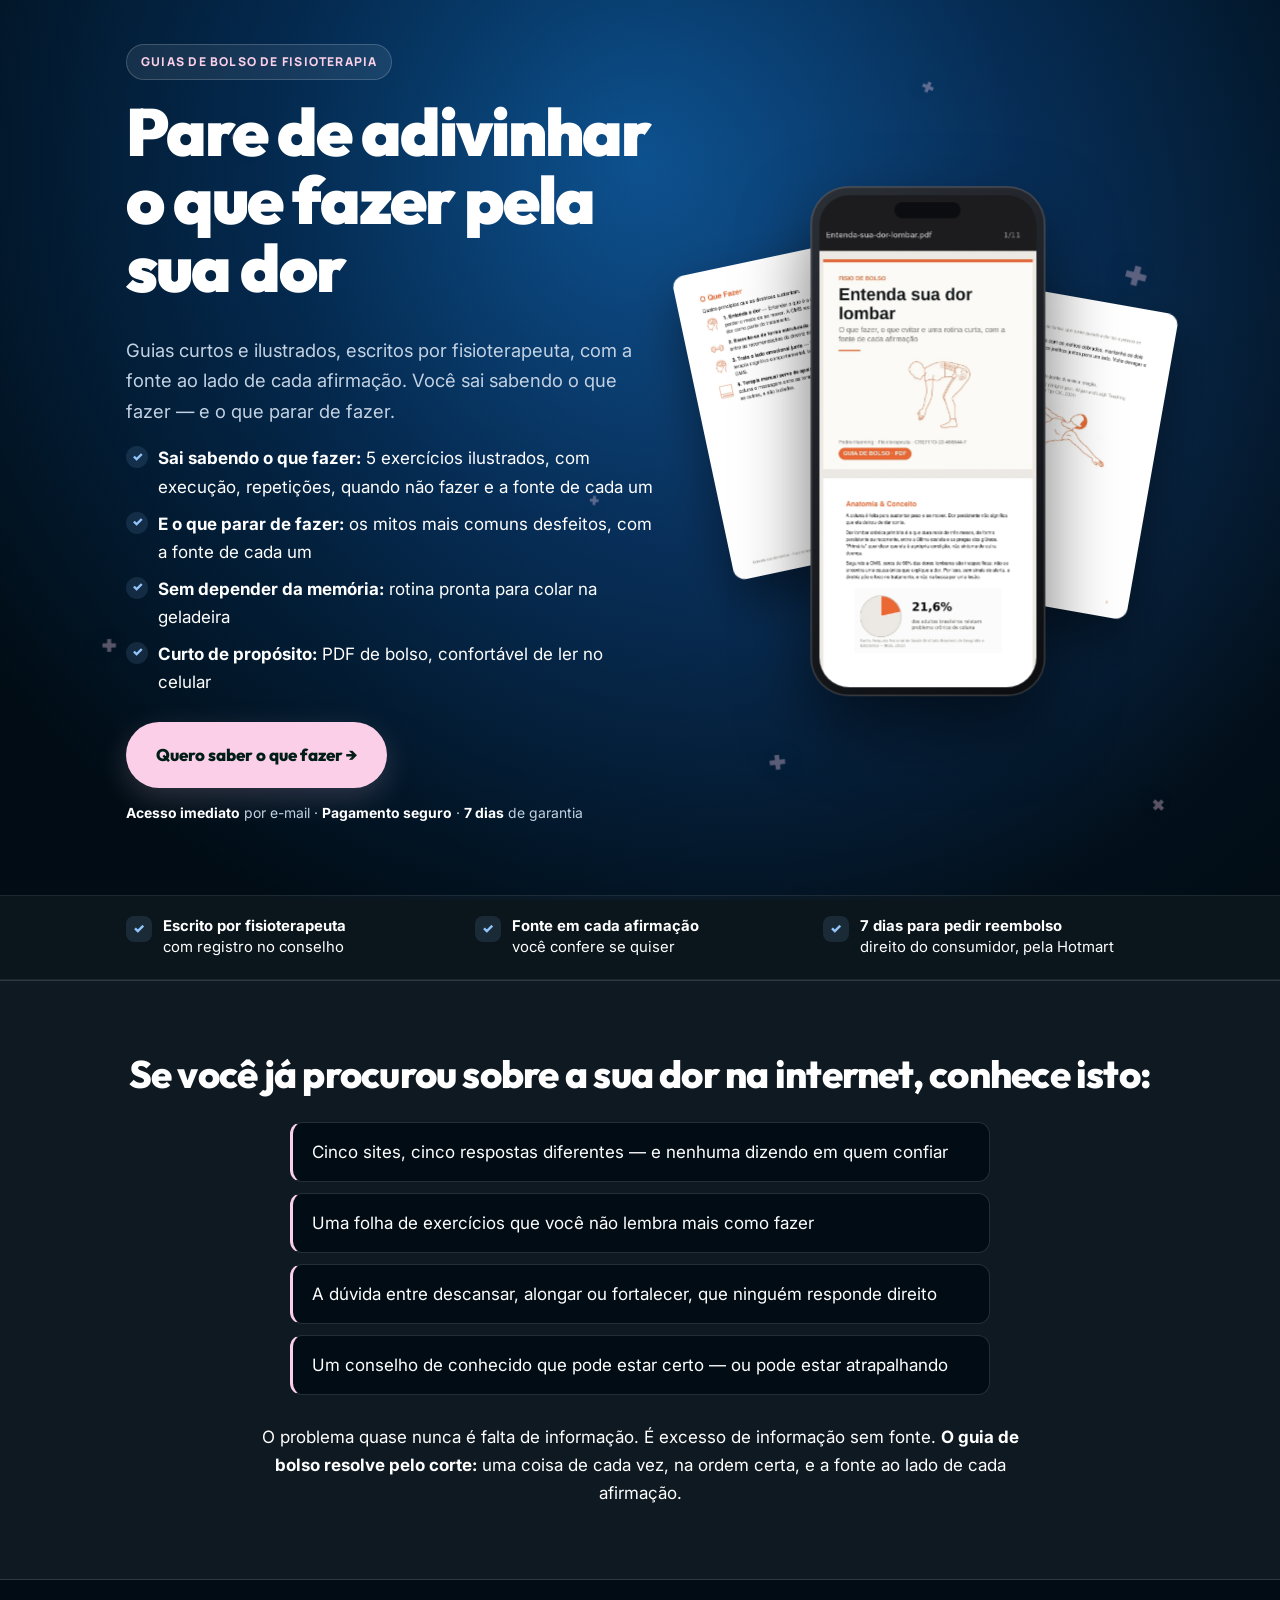
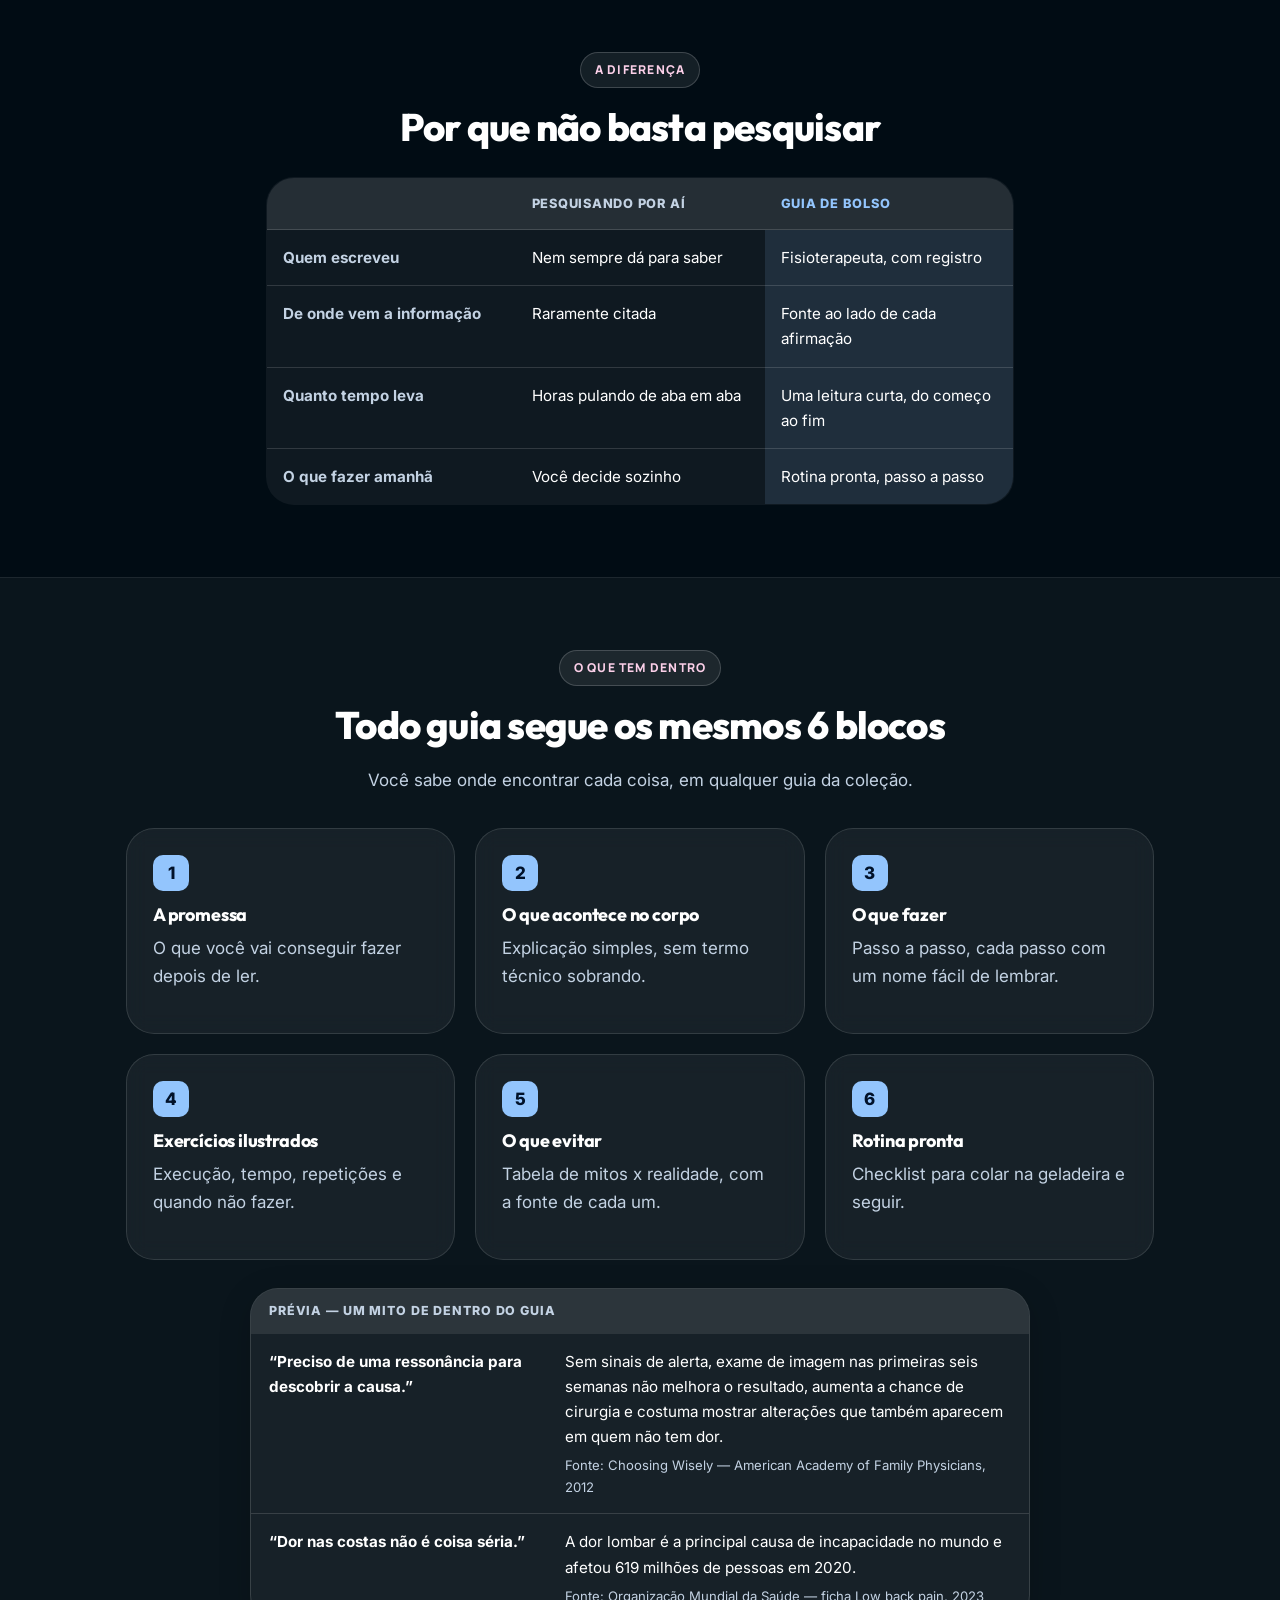
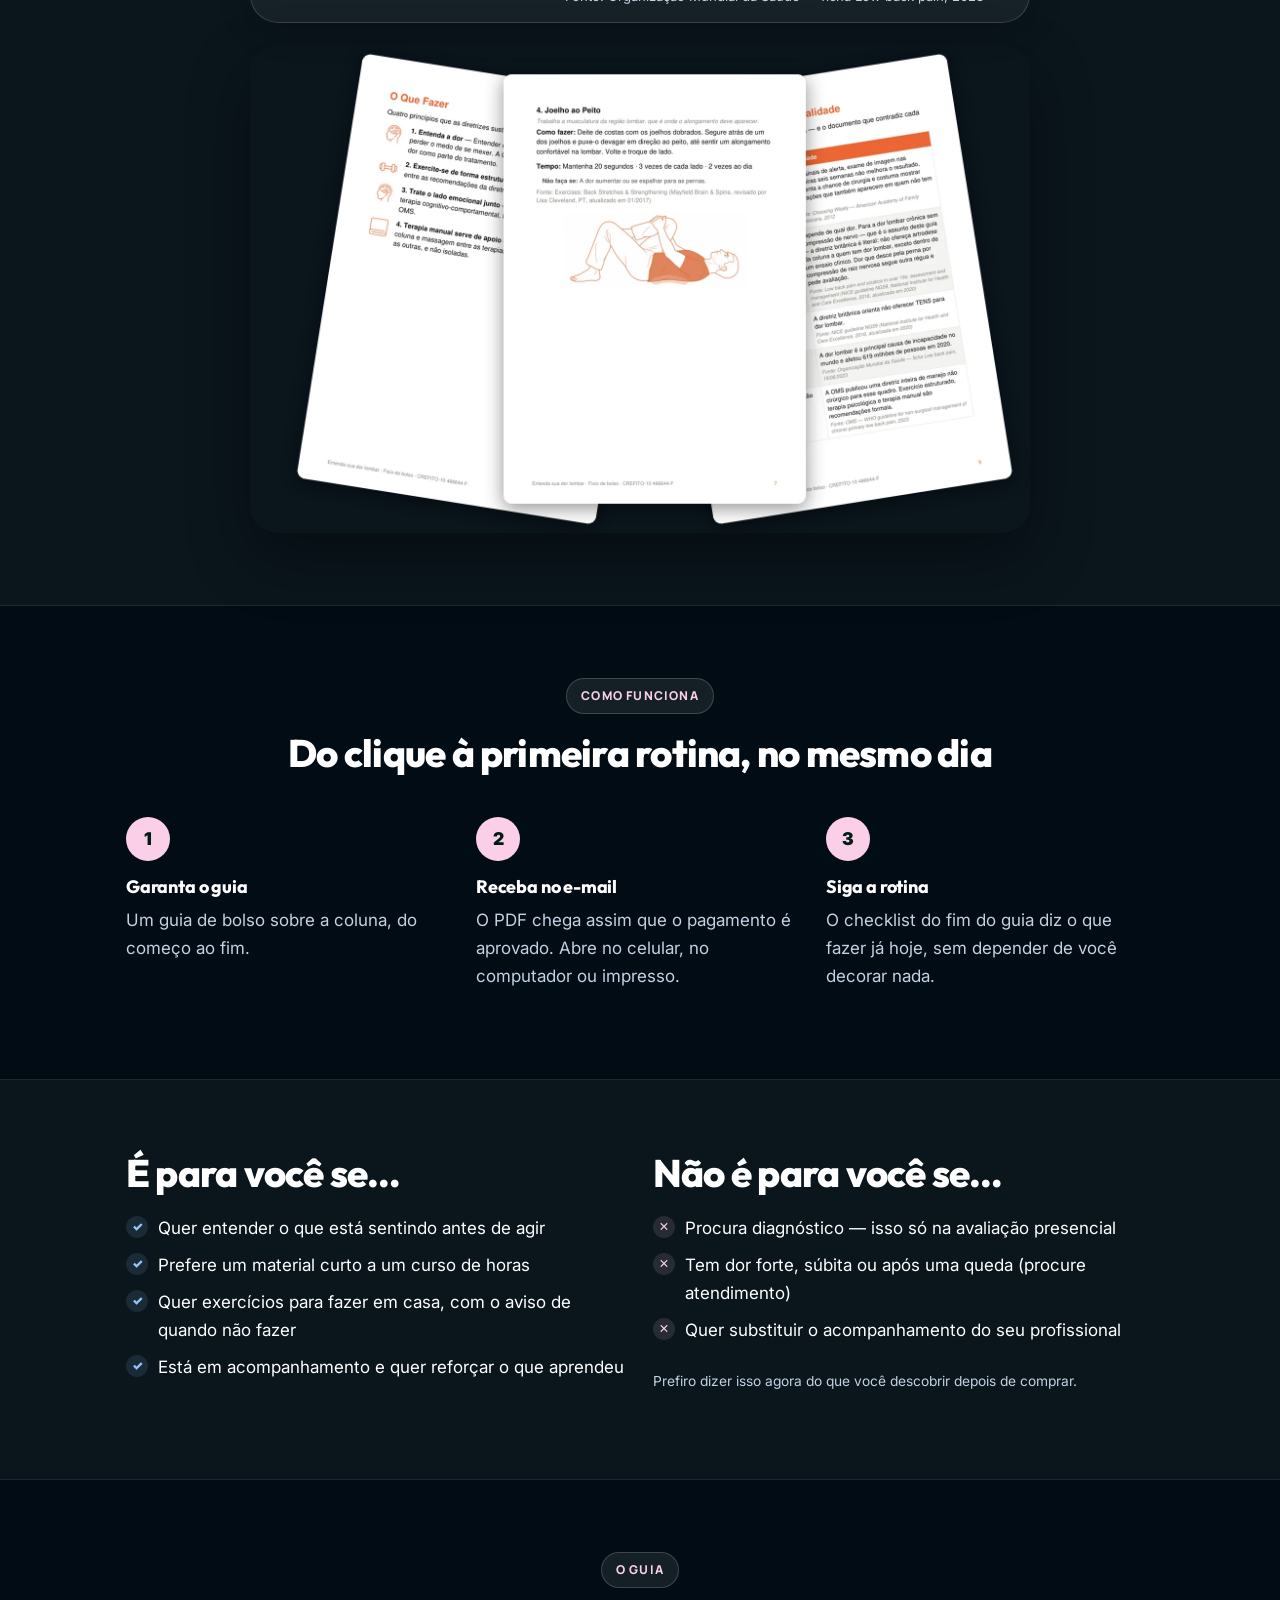
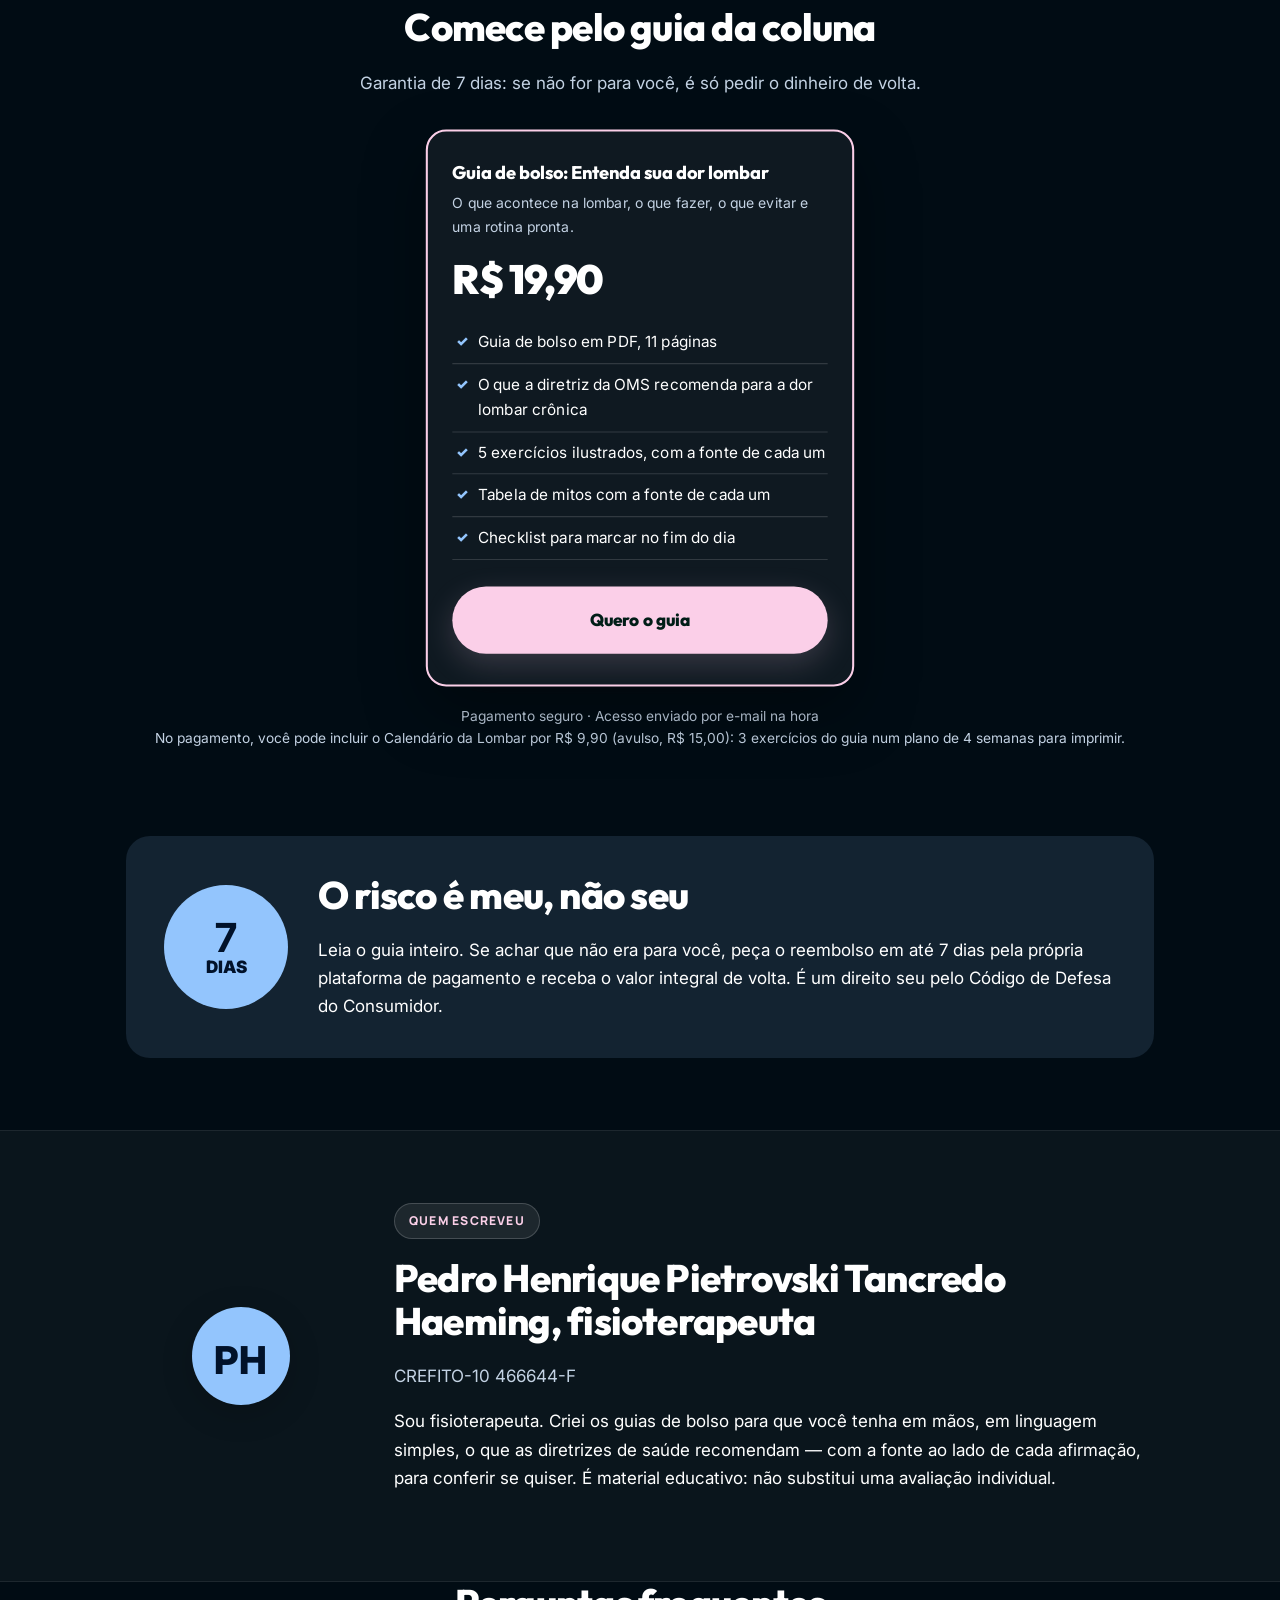
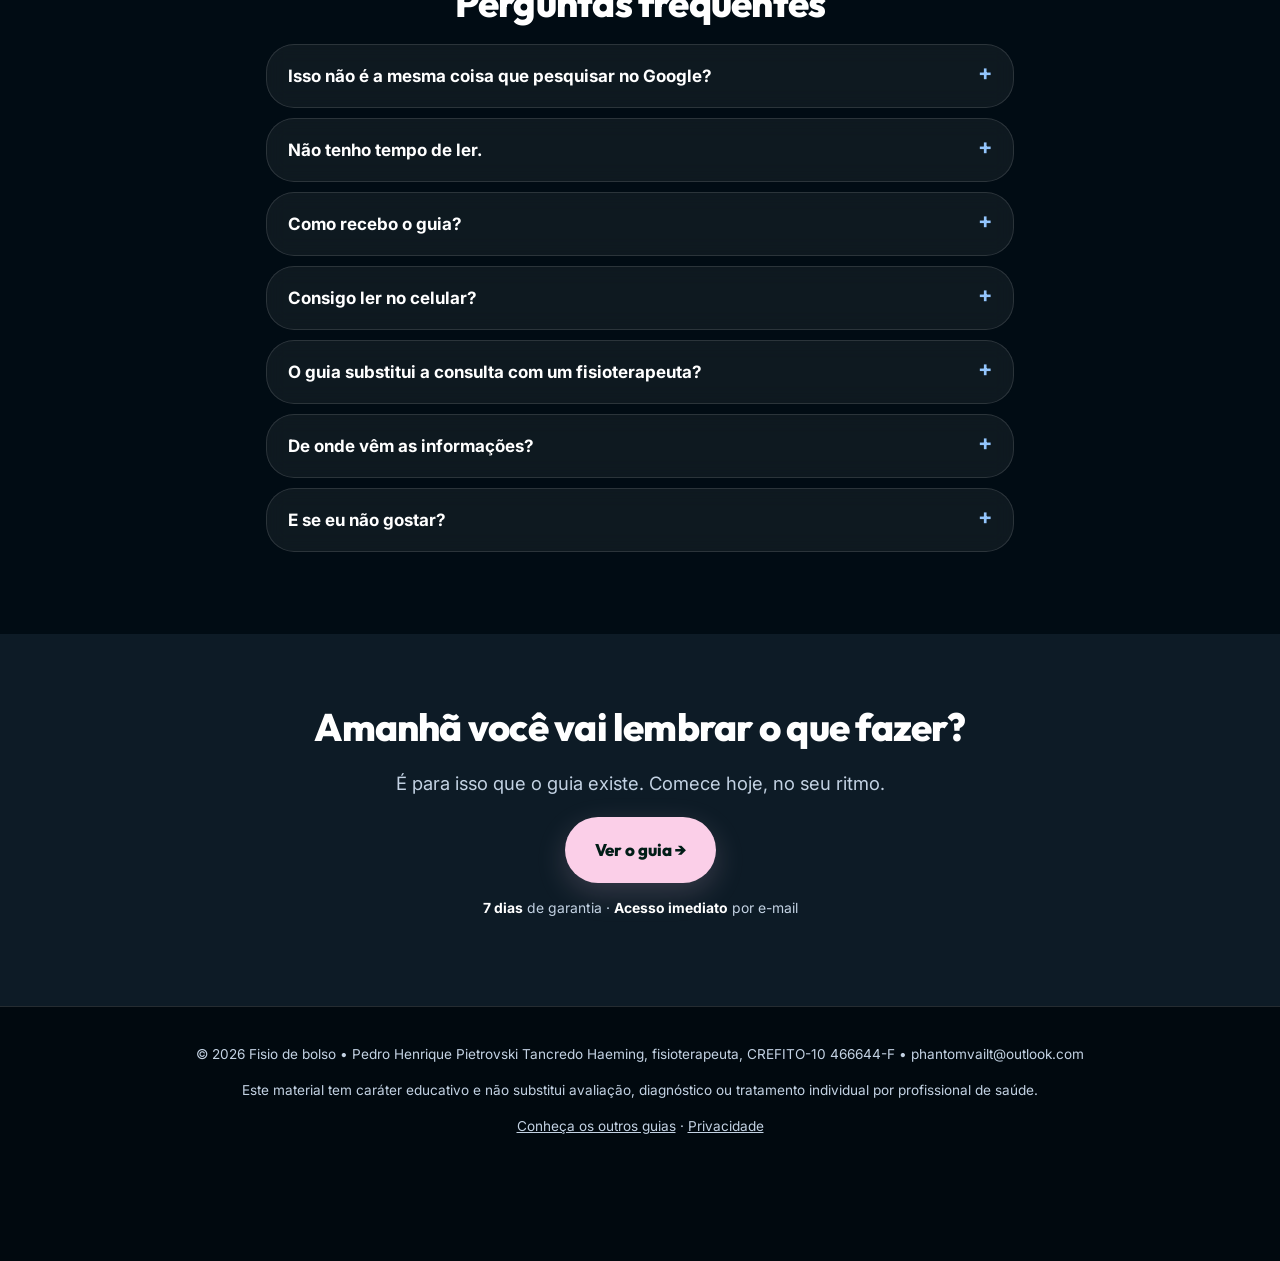
<file: guia/index.html>
<!DOCTYPE html>
<html lang="pt-BR">
<head>
<script>if(location.hostname.endsWith("github.io")){location.replace("https://fisiodebolso.pages.dev"+location.pathname.replace(/^\/guias-fisio/,"")+location.search+location.hash)}</script>
<meta charset="UTF-8">
<meta name="viewport" content="width=device-width, initial-scale=1.0">
<meta name="robots" content="noindex">
<title>Entenda sua dor lombar — Fisio de bolso</title>
<meta http-equiv="refresh" content="0; url=../coluna.html">
<link rel="canonical" href="../coluna.html">
<script>location.replace('../coluna.html' + location.search + location.hash);</script>
</head>
<body style="font-family:system-ui,sans-serif;padding:24px">
<p>Abrindo o guia… <a href="../coluna.html">Clique aqui se não abrir.</a></p>
</body>
</html>
</file>
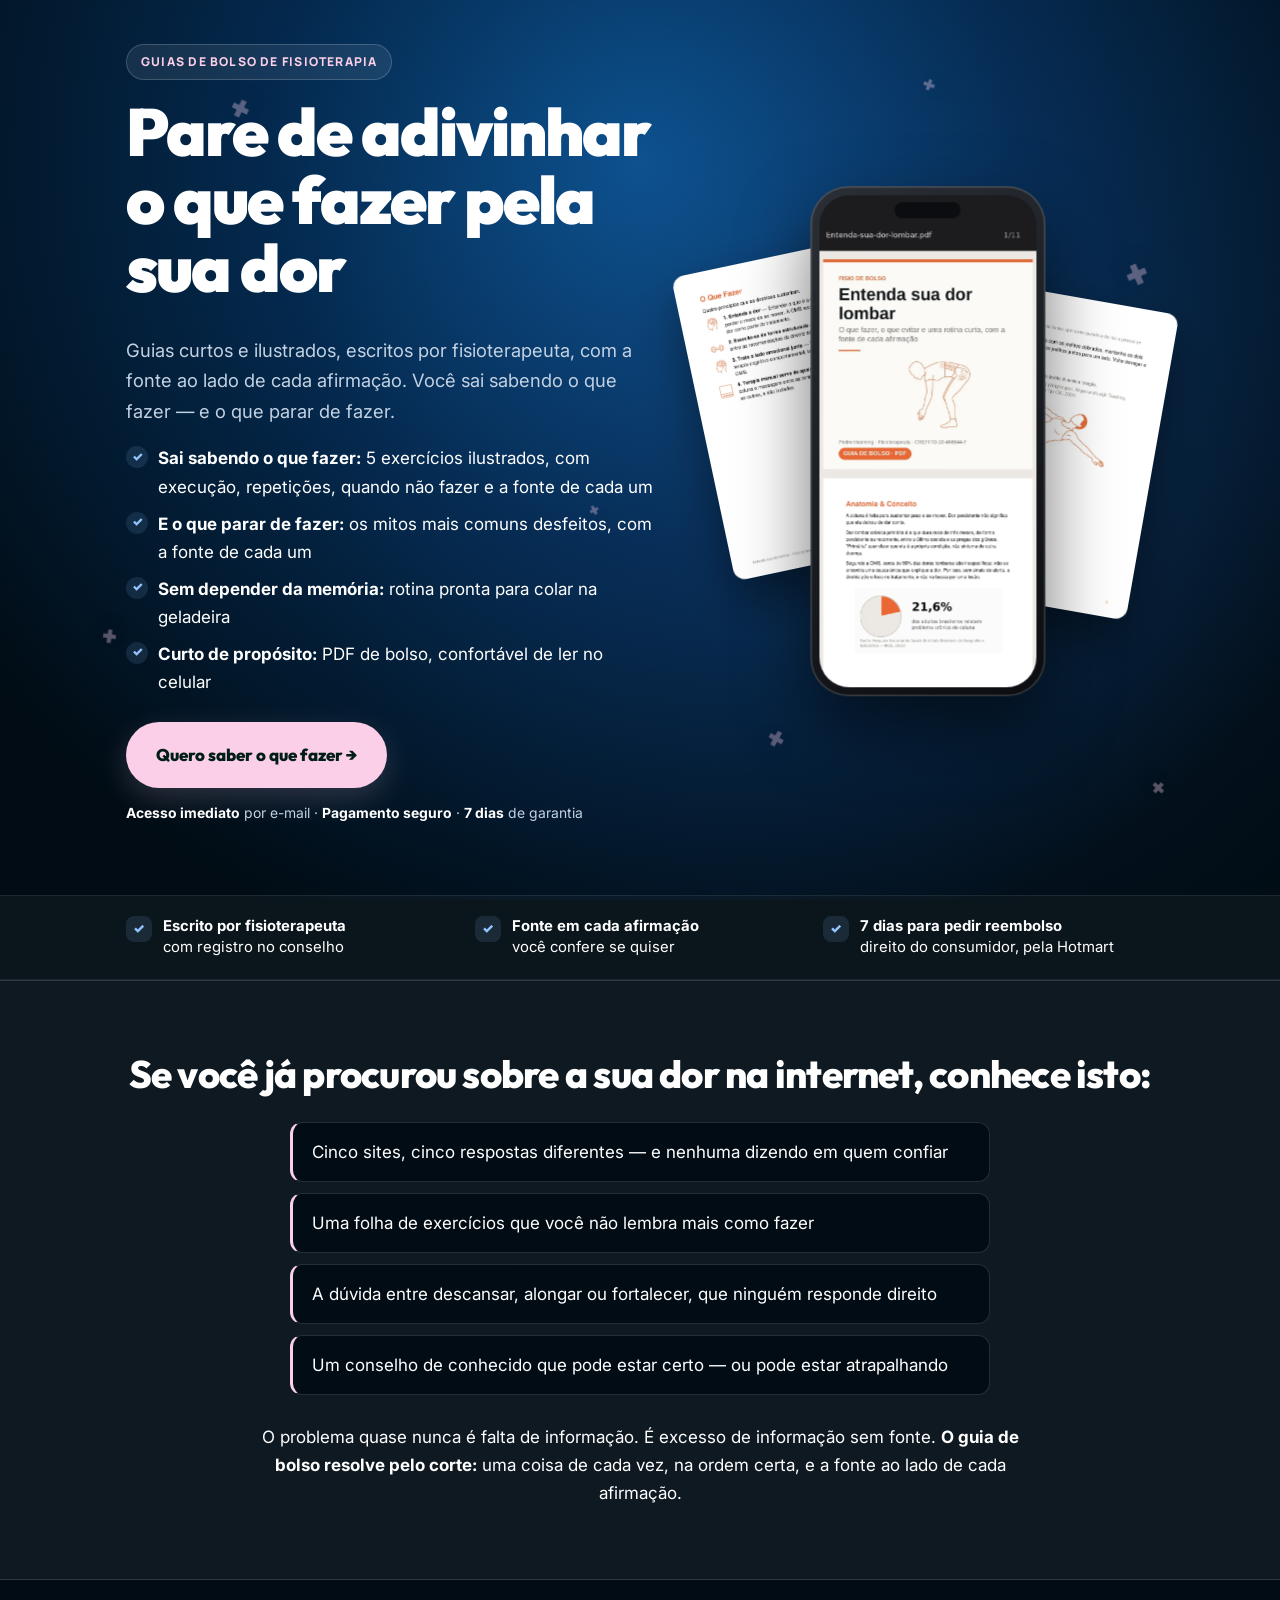
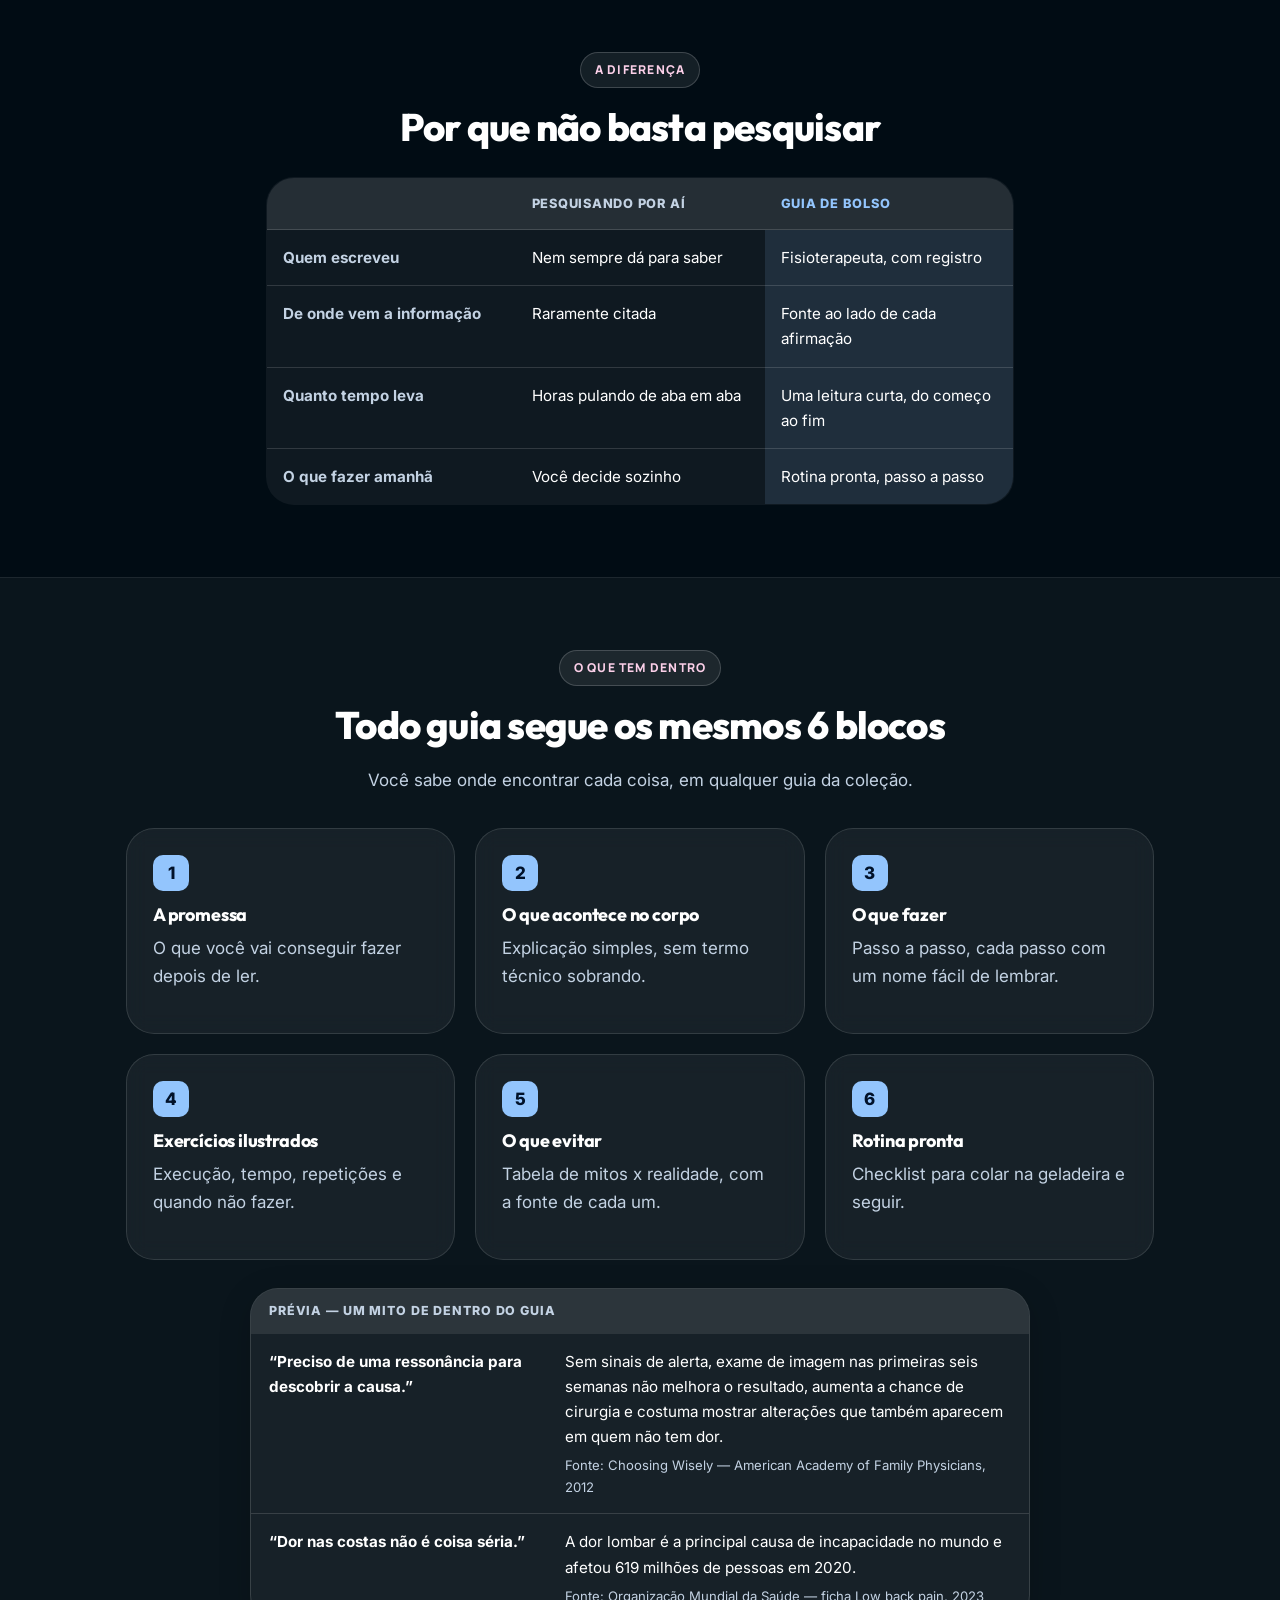
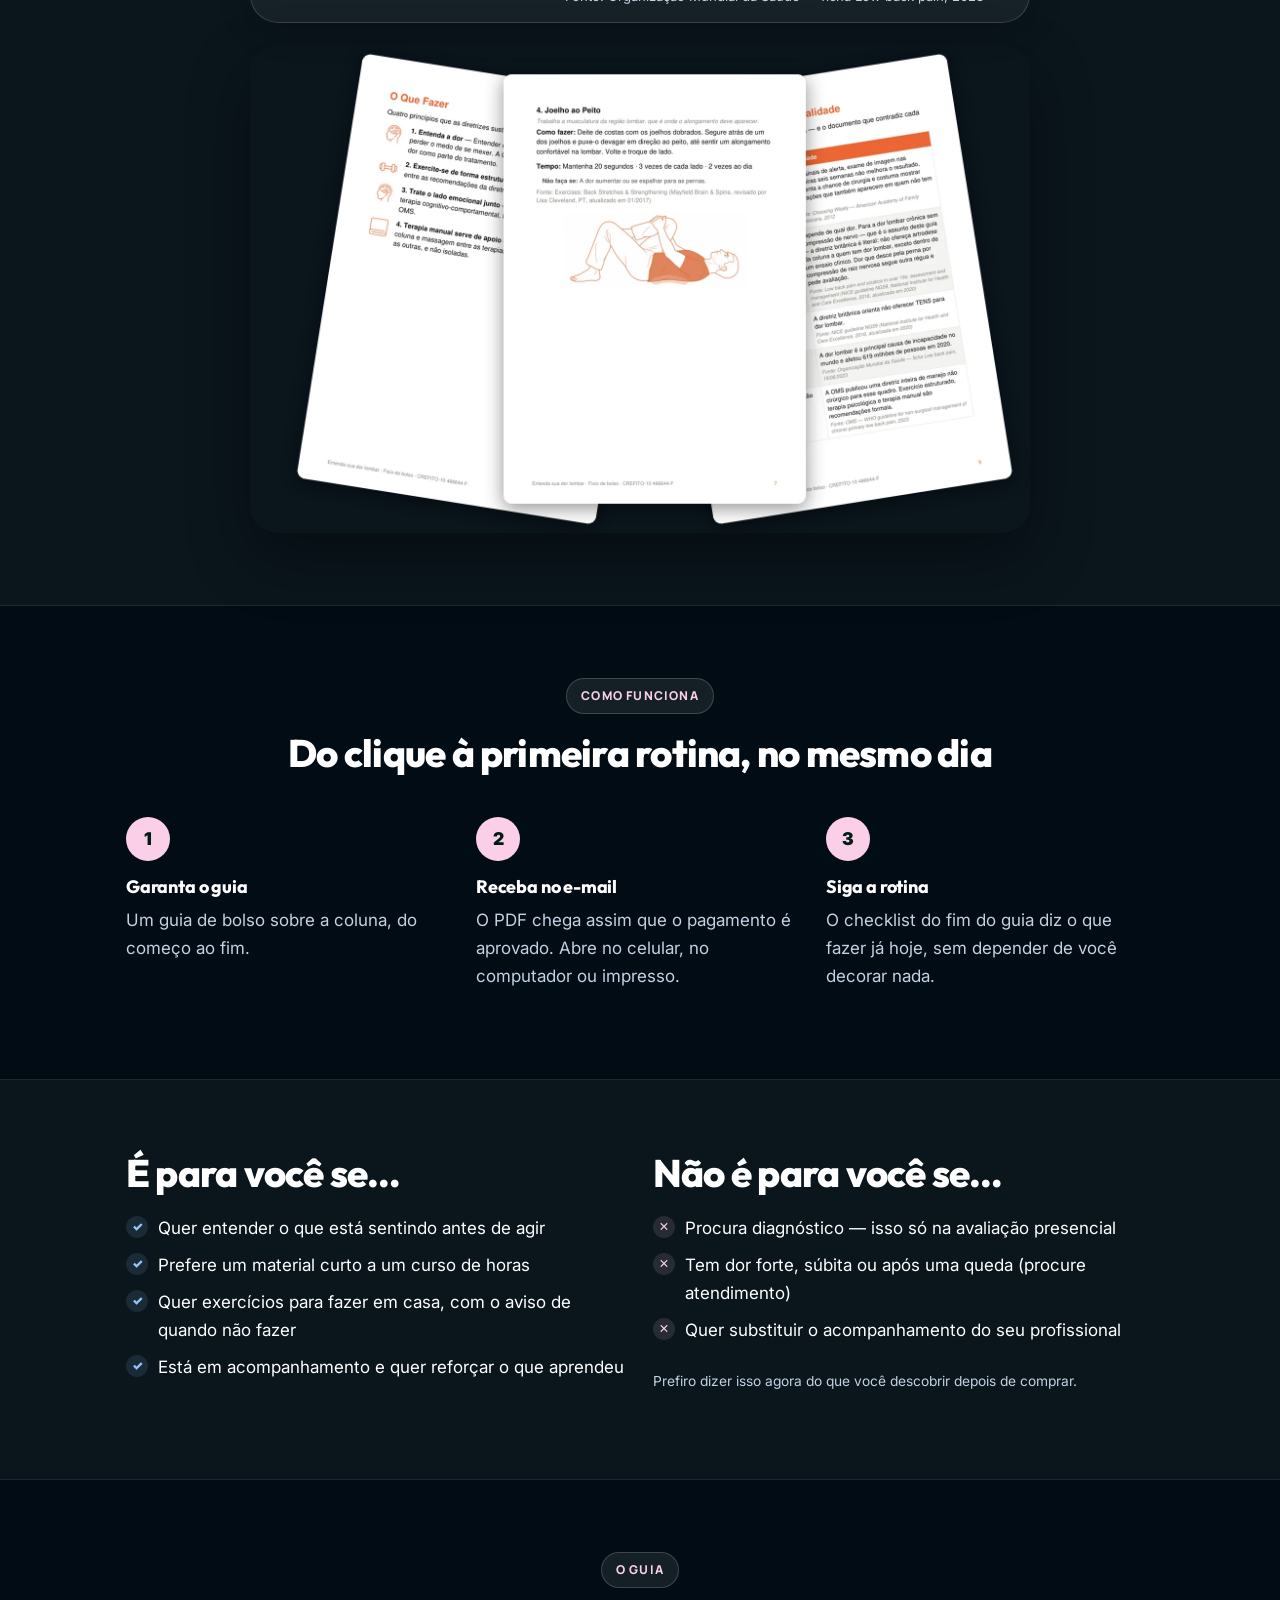
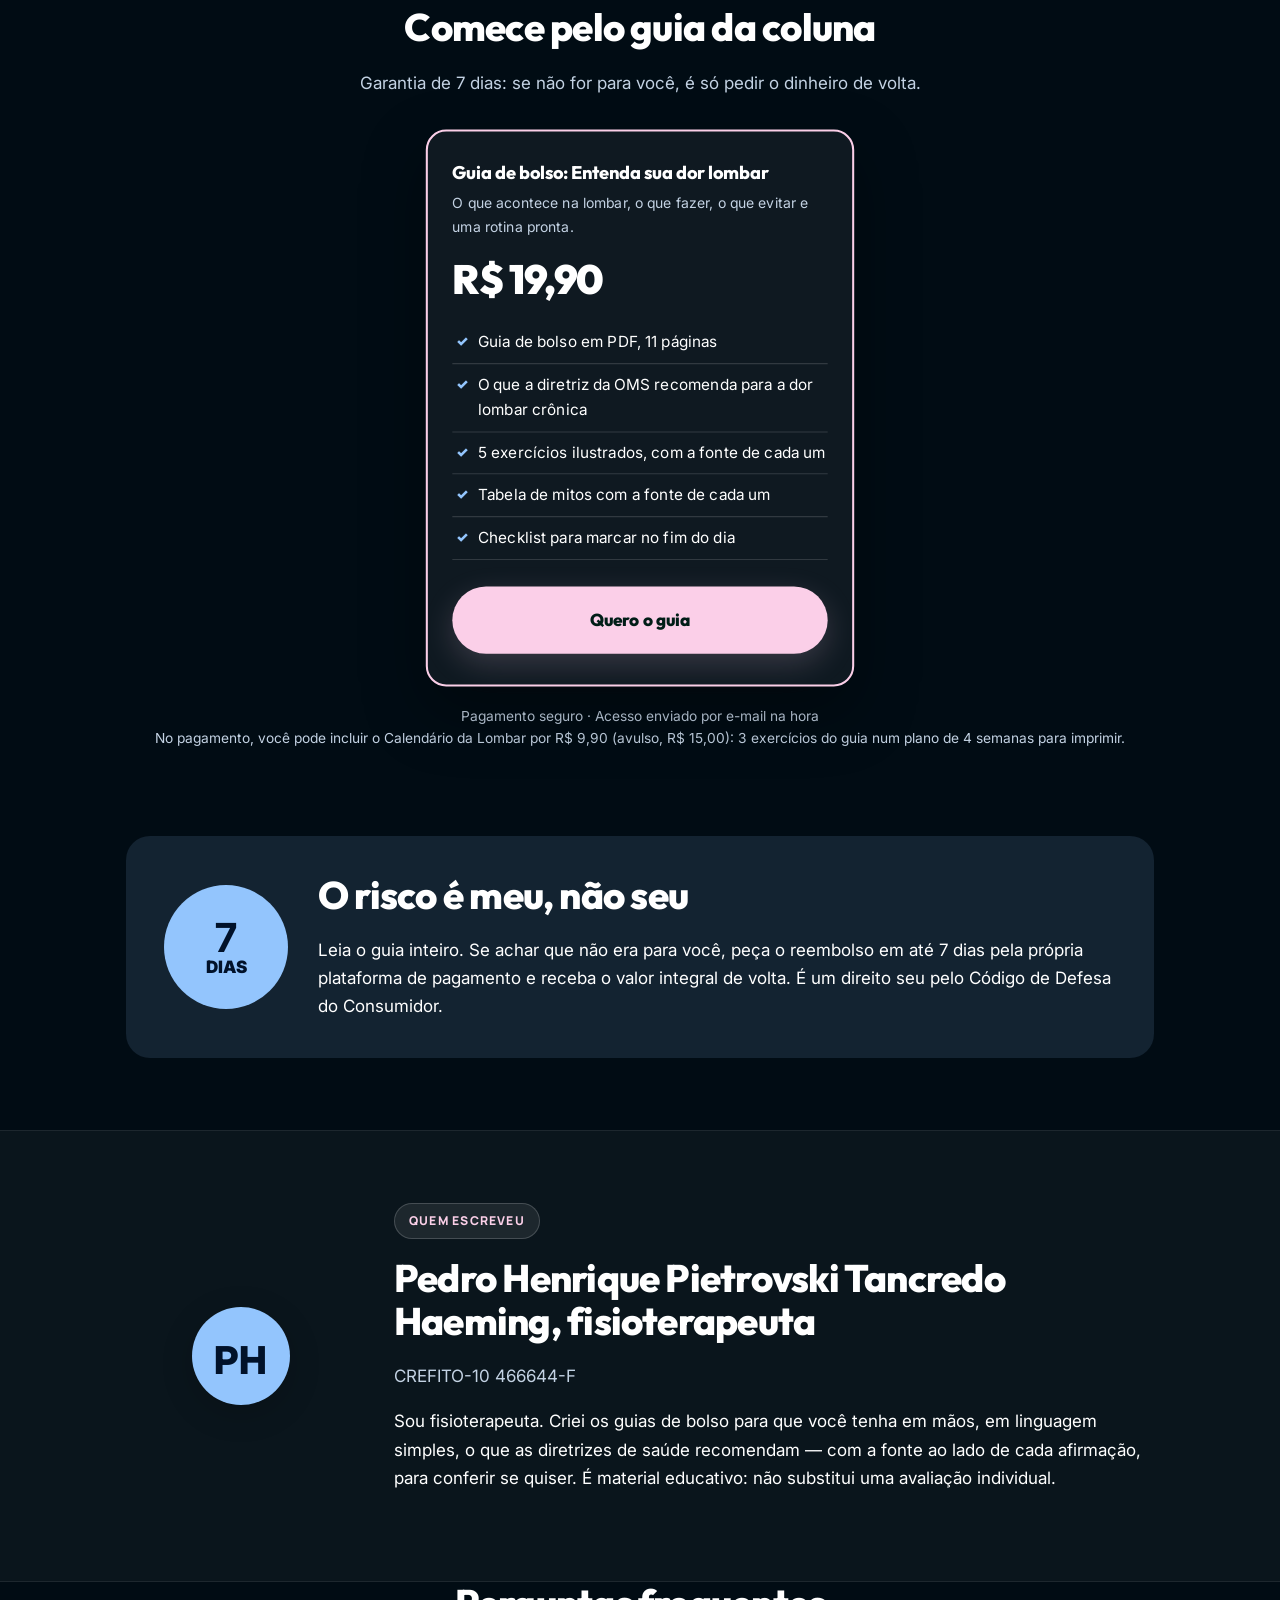
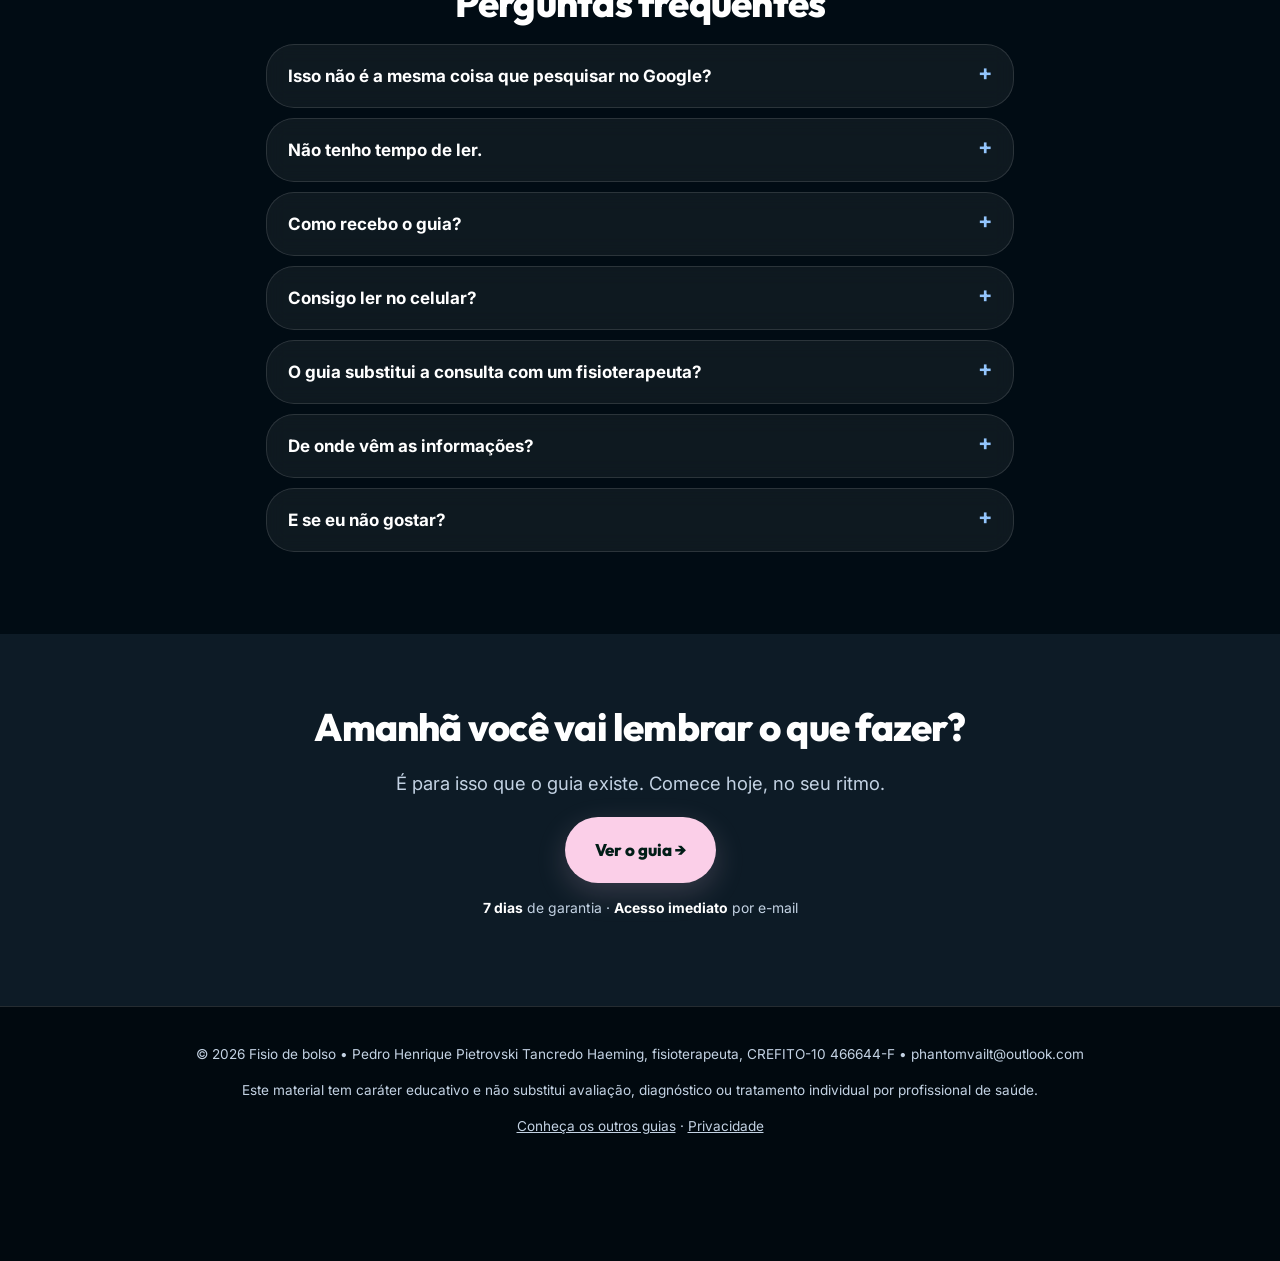
<file: coluna.html>
<!DOCTYPE html>
<html lang="pt-BR">
<head>
<script>if(location.hostname.endsWith("github.io")){location.replace("https://fisiodebolso.pages.dev"+location.pathname.replace(/^\/guias-fisio/,"")+location.search+location.hash)}</script>
<meta charset="UTF-8">
<meta name="viewport" content="width=device-width, initial-scale=1.0">
<title>Entenda sua dor lombar — Guia de bolso | Fisio de bolso</title>
<meta name="description" content="Guias curtos e ilustrados, escritos por fisioterapeuta, com a fonte ao lado de cada afirmação. Saiba o que fazer pela sua dor — e o que parar de fazer.">
<meta property="og:title" content="Pare de adivinhar o que fazer pela sua dor">
<meta property="og:description" content="Guias de bolso ilustrados, escritos por fisioterapeuta, com fonte em cada afirmação.">
<meta property="og:type" content="website">
<meta property="og:image" content="https://fisiodebolso.pages.dev/img/og-guia.jpg">
<!--
=====================================================================
  COMO EDITAR ESTA PÁGINA  (leia uma vez)
=====================================================================
  1) Jeito fácil: abra a página com  ?editar  no fim do endereço.
     Aparece uma barra no topo: clique em "Editar textos", mude o que
     quiser direto na página, clique nas imagens para trocar, e depois
     em "Baixar página pronta". O arquivo baixado é o que vai pro ar.
  2) Links de compra, preços e Pixel: bloco CONFIG logo abaixo.
  3) Os UTMs do anúncio são repassados ao checkout automaticamente.
=====================================================================
-->
<script>
const CONFIG = {
  // Link do checkout do guia de entrada (Hotmart). O order bump (Calendário da Lombar)
  // e a Rotina da Lombar (upsell de 1 clique, página upsell.html) são configurados na Hotmart.
  checkoutGuia:   "https://pay.hotmart.com/T108272960X?checkoutMode=10",  // checkoutMode=10 = página do Checkout Builder (com o bump)
  // ID do Pixel da Meta (deixe "" para não carregar)
  metaPixelId: "1455054329896870",
  // WhatsApp de suporte, só números com DDI e DDD (deixe "" para esconder)
  whatsapp: "",
  // Link para a outra língua (deixe "" para esconder)
  // Versão em inglês congelada até 24/01/2027 (foco no Brasil)
  outraLinguaUrl: "",
  outraLinguaLabel: "English"
};
</script>
<style>
:root{
  --bg:#fbfaf7; --surface:#ffffff; --raise:#f4f1ea; --ink:#16191c; --muted:#5b666d;
  --line:#e6e2da; --brand:#0f766e; --brand-ink:#ffffff; --brand-soft:#e3f2ef;
  --accent:#c2410c; --accent-soft:#fdecdf; --warn:#fff6d6; --warn-line:#e8d48a;
  --radius:16px; --shadow:0 10px 30px rgba(20,30,40,.08); --shadow-lg:0 24px 60px rgba(20,30,40,.14);
}
@media (prefers-color-scheme: dark){
  :root:not([data-theme="light"]){
    --bg:#0f1214; --surface:#181d20; --raise:#20262a; --ink:#eef1f2; --muted:#a3aeb4;
    --line:#2a3135; --brand:#2dd4bf; --brand-ink:#08211e; --brand-soft:#123430;
    --accent:#fb923c; --accent-soft:#3a2416; --warn:#3a3313; --warn-line:#5c5020;
    --shadow:none; --shadow-lg:none;
  }
}
:root[data-theme="dark"]{
  --bg:#0f1214; --surface:#181d20; --raise:#20262a; --ink:#eef1f2; --muted:#a3aeb4;
  --line:#2a3135; --brand:#2dd4bf; --brand-ink:#08211e; --brand-soft:#123430;
  --accent:#fb923c; --accent-soft:#3a2416; --warn:#3a3313; --warn-line:#5c5020;
  --shadow:none; --shadow-lg:none;
}
*{box-sizing:border-box}
html{scroll-behavior:smooth}
body{margin:0;background:var(--bg);color:var(--ink);font:17px/1.65 system-ui,-apple-system,"Segoe UI",Roboto,sans-serif;-webkit-font-smoothing:antialiased;overflow-x:hidden}
img{max-width:100%;display:block}
.wrap{max-width:1060px;margin:0 auto;padding:0 16px}
.narrow{max-width:780px;margin:0 auto}
section{padding:72px 0}
h1,h2,h3{line-height:1.12;margin:0 0 .5em;letter-spacing:-.02em}
h1{font-size:clamp(2rem,4.4vw,3rem);font-weight:800}
h2{font-size:clamp(1.7rem,3.8vw,2.4rem);font-weight:800}
h3{font-size:1.12rem;font-weight:750;letter-spacing:-.01em}
p{margin:0 0 1em}
.muted{color:var(--muted)}
.lead{font-size:1.15rem;color:var(--muted)}
.eyebrow{display:inline-block;font-size:.76rem;font-weight:800;letter-spacing:.1em;text-transform:uppercase;color:var(--brand);background:var(--brand-soft);padding:7px 14px;border-radius:999px;margin-bottom:18px}
.center{text-align:center}
.btn{display:inline-flex;align-items:center;justify-content:center;gap:9px;background:var(--accent);color:#fff;font-weight:800;font-size:1.06rem;padding:19px 30px;border-radius:14px;text-decoration:none;box-shadow:0 10px 24px rgba(194,65,12,.28);transition:transform .15s,box-shadow .15s;text-align:center}
.btn:hover{transform:translateY(-2px);box-shadow:0 14px 30px rgba(194,65,12,.34)}
.btn.alt{background:var(--brand);color:var(--brand-ink);box-shadow:none}
.btn.alt:hover{box-shadow:0 10px 24px rgba(15,118,110,.25)}
.btn.full{width:100%}
.small{font-size:.86rem}
.trustline{font-size:.87rem;color:var(--muted);margin-top:14px}
.trustline b{color:var(--ink);font-weight:700}

/* barra de aviso */
.topbar{background:var(--ink);color:var(--bg);text-align:center;font-size:.9rem;font-weight:650;padding:11px 16px;position:relative}
.langlink{position:absolute;right:16px;top:50%;transform:translateY(-50%);color:var(--bg);opacity:.7;text-decoration:underline;font-weight:650;font-size:.8rem;display:none}
.langlink:hover{opacity:1}

/* hero */
.hero{padding:44px 0 56px;position:relative}
.hero::before{content:"";position:absolute;inset:0 auto auto 0;width:100%;height:100%;background:radial-gradient(900px 420px at 15% 0%,var(--brand-soft),transparent 70%);opacity:.7;pointer-events:none;z-index:0}
.hero>*{position:relative;z-index:1}
.hero-grid{display:grid;grid-template-columns:1.08fr .92fr;gap:44px;align-items:center}
.checks{list-style:none;padding:0;margin:18px 0 26px}
.checks li{padding-left:32px;position:relative;margin-bottom:9px}
.checks li::before{content:"✓";position:absolute;left:0;top:2px;width:22px;height:22px;border-radius:50%;background:var(--brand-soft);color:var(--brand);font-weight:900;font-size:.78rem;display:grid;place-items:center}
.img-slot{background:var(--surface);border:2px dashed var(--line);border-radius:var(--radius);aspect-ratio:4/5;display:grid;place-items:center;text-align:center;color:var(--muted);font-size:.93rem;padding:22px;overflow:hidden;position:relative;box-shadow:var(--shadow-lg)}
.img-slot img{width:100%;height:100%;object-fit:cover;position:absolute;inset:0}
.img-slot.wide{aspect-ratio:16/10}
.img-slot.round{aspect-ratio:1;border-radius:50%;max-width:210px;margin:0 auto;box-shadow:var(--shadow)}
.img-slot.filled{border-style:solid}

/* faixa de confiança */
.trustbar{background:var(--surface);border-top:1px solid var(--line);border-bottom:1px solid var(--line);padding:20px 0}
.trustbar .wrap{display:grid;grid-template-columns:repeat(3,1fr);gap:18px}
.trustitem{display:flex;gap:11px;align-items:flex-start;font-size:.93rem;line-height:1.45}
.trustitem .ic{flex:0 0 26px;height:26px;border-radius:8px;background:var(--brand-soft);color:var(--brand);display:grid;place-items:center;font-weight:900;font-size:.82rem}

/* cards */
.grid3{display:grid;grid-template-columns:repeat(3,1fr);gap:20px}
.grid2{display:grid;grid-template-columns:repeat(2,1fr);gap:26px}
.card{background:var(--surface);border:1px solid var(--line);border-radius:var(--radius);padding:26px;box-shadow:var(--shadow)}
.num{width:36px;height:36px;border-radius:10px;background:var(--brand);color:var(--brand-ink);font-weight:800;display:grid;place-items:center;margin-bottom:14px}
.pain{background:var(--surface);border-top:1px solid var(--line);border-bottom:1px solid var(--line)}
.pain-list{list-style:none;padding:0;margin:26px auto 0;max-width:700px}
.pain-list li{background:var(--bg);border:1px solid var(--line);border-left:3px solid var(--accent);border-radius:12px;padding:15px 19px;margin-bottom:11px;text-align:left}

/* tabela comparativa */
.vs{width:100%;max-width:100%;table-layout:fixed;border-collapse:collapse;margin-top:28px;background:var(--surface);border:1px solid var(--line);border-radius:var(--radius);overflow:hidden}
.vs th,.vs td{padding:15px 16px;text-align:left;border-bottom:1px solid var(--line);font-size:.95rem;vertical-align:top;overflow-wrap:break-word}
.vs thead th{background:var(--raise);font-size:.8rem;text-transform:uppercase;letter-spacing:.06em;color:var(--muted);font-weight:800}
.vs thead th:last-child{color:var(--brand)}
.vs tbody tr:last-child td{border-bottom:0}
.vs td:first-child{font-weight:700;width:26%}
.vs td:last-child{background:var(--brand-soft)}
.vs .row-label{color:var(--muted);font-weight:700}

/* prévia do mito */
.myth-demo{background:var(--surface);border:1px solid var(--line);border-radius:var(--radius);overflow:hidden;margin-top:28px;box-shadow:var(--shadow)}
.myth-demo .head{background:var(--raise);padding:12px 18px;font-size:.78rem;font-weight:800;letter-spacing:.07em;text-transform:uppercase;color:var(--muted)}
.myth-demo table{width:100%;max-width:100%;table-layout:fixed;border-collapse:collapse}
.myth-demo td{padding:15px 18px;border-bottom:1px solid var(--line);font-size:.95rem;vertical-align:top;overflow-wrap:break-word}
.myth-demo tr:last-child td{border-bottom:0}
.myth-demo td:first-child{width:38%;font-weight:700}
.myth-demo .src{display:block;margin-top:6px;font-size:.82rem;color:var(--muted)}

/* como funciona */
.steps{display:grid;grid-template-columns:repeat(3,1fr);gap:22px;margin-top:34px;counter-reset:s}
.step{position:relative;padding-top:8px}
.step .dot{width:44px;height:44px;border-radius:50%;background:var(--accent);color:#fff;font-weight:900;font-size:1.1rem;display:grid;place-items:center;margin-bottom:16px}

/* para quem */
.yes li::before{content:"✓"}
.no li::before{content:"✕";background:var(--accent-soft);color:var(--accent)}

/* ofertas */
.offers{display:grid;grid-template-columns:repeat(3,1fr);gap:22px;align-items:stretch;margin-top:38px}
.offers.single{grid-template-columns:minmax(0,420px);justify-content:center}
.offer{background:var(--surface);border:1px solid var(--line);border-radius:20px;padding:30px 24px;display:flex;flex-direction:column;position:relative}
.offer.featured{border:2px solid var(--accent);box-shadow:var(--shadow-lg);transform:scale(1.02)}
.badge{position:absolute;top:-14px;left:50%;transform:translateX(-50%);background:var(--accent);color:#fff;font-size:.73rem;font-weight:800;padding:6px 14px;border-radius:999px;white-space:nowrap;letter-spacing:.04em}
.offer ul{list-style:none;padding:0;margin:18px 0 26px;flex:1}
.offer li{padding:8px 0 8px 25px;position:relative;border-bottom:1px solid var(--line);font-size:.94rem}
.offer li::before{content:"✓";position:absolute;left:4px;color:var(--brand);font-weight:900;font-size:.85rem}
.from{color:var(--muted);text-decoration:line-through;font-size:.93rem}
.price{font-size:2.5rem;font-weight:900;line-height:1;margin:6px 0 4px;letter-spacing:-.03em}
.save{align-self:flex-start;background:var(--brand-soft);color:var(--brand);font-size:.78rem;font-weight:800;padding:4px 10px;border-radius:999px;margin-bottom:6px}
.from,.price{align-self:flex-start}

/* autor */
.author{display:grid;grid-template-columns:230px 1fr;gap:38px;align-items:center}

/* depoimentos */
.quote{font-style:italic}
.quote-by{font-style:normal;font-weight:700;font-size:.9rem;color:var(--muted)}
.note{background:var(--warn);border:1px solid var(--warn-line);border-radius:12px;padding:14px 18px;font-size:.88rem;margin-top:22px}

/* garantia */
.guarantee{display:flex;gap:30px;align-items:center;background:var(--brand-soft);border-radius:24px;padding:38px}
.seal{flex:0 0 124px;height:124px;border-radius:50%;background:var(--brand);color:var(--brand-ink);display:grid;place-items:center;text-align:center;font-weight:900;line-height:1.05}
.seal b{font-size:2.5rem;display:block}

/* FAQ */
details{background:var(--surface);border:1px solid var(--line);border-radius:12px;padding:17px 21px;margin-bottom:10px}
summary{font-weight:700;cursor:pointer;list-style:none;display:flex;justify-content:space-between;gap:14px}
summary::-webkit-details-marker{display:none}
summary::after{content:"+";font-size:1.35rem;color:var(--brand);line-height:1}
details[open] summary::after{content:"–"}
details p{margin:13px 0 0;color:var(--muted)}

footer{border-top:1px solid var(--line);padding:36px 0 110px;font-size:.85rem;color:var(--muted);text-align:center}

.wa{position:fixed;right:16px;bottom:86px;background:#25d366;color:#fff;border-radius:999px;padding:12px 18px;font-weight:800;text-decoration:none;box-shadow:0 6px 18px rgba(0,0,0,.2);display:none;z-index:40}

/* CTA fixo no celular */
.stickybar{position:fixed;left:0;right:0;bottom:0;background:var(--surface);border-top:1px solid var(--line);padding:11px 16px;display:none;gap:12px;align-items:center;z-index:45;box-shadow:0 -6px 24px rgba(0,0,0,.12)}
.stickybar .txt{flex:1;font-size:.82rem;line-height:1.3;color:var(--muted)}
.stickybar .txt b{display:block;color:var(--ink);font-size:.95rem}
.stickybar .btn{padding:13px 20px;font-size:.95rem;border-radius:11px;white-space:nowrap}

/* ===== modo edição (só com ?editar no endereço) ===== */
.editbar{display:none;position:sticky;top:0;z-index:60;background:#111;color:#fff;padding:10px 16px;gap:8px;flex-wrap:wrap;align-items:center;font-size:.9rem}
.editbar button{background:#fff;color:#111;border:0;border-radius:8px;padding:8px 12px;font-weight:700;cursor:pointer}
.editbar button.on{background:#facc15}
.editbar span{opacity:.75;margin-left:auto}
body.editing [data-edit]{outline:1px dashed #facc15;outline-offset:3px;cursor:text}
body.editing .img-slot{cursor:pointer;outline:2px dashed #facc15}

@media (max-width:880px){
  .hero-grid,.author,.grid2{grid-template-columns:1fr}
  .grid3,.offers,.steps{grid-template-columns:1fr}
  .trustbar .wrap{grid-template-columns:1fr;gap:12px}
  .offer.featured{order:-1;transform:none}
  .guarantee{flex-direction:column;text-align:center}
  section{padding:52px 0}
  .img-slot.hero-img{max-width:340px;width:100%;margin:0 auto}
  .topbar{padding-right:84px;font-size:.84rem}
  .author{text-align:center}
  .stickybar{display:flex}
  .vs td:first-child{width:34%}
  .vs th,.vs td{padding:12px 11px;font-size:.88rem}
  .myth-demo td{padding:12px 14px;font-size:.9rem}
}
</style>
<link rel="preconnect" href="https://fonts.googleapis.com"><link rel="preconnect" href="https://fonts.gstatic.com" crossorigin><link href="https://fonts.googleapis.com/css2?family=Outfit:wght@400;700;800;900&family=Inter:wght@400;500;700&family=Manrope:wght@500;700&family=Galada&display=swap" rel="stylesheet">
<link rel="stylesheet" href="soda.css">
</head>
<body>

<div class="editbar" id="editbar">
  <button id="btnEdit">✏️ Editar textos</button>
  <button id="btnTheme">🌓 Tema</button>
  <button id="btnSave">⬇️ Baixar página pronta</button>
  <span>Clique nas imagens para trocar. Links e preços: bloco CONFIG no código.</span>
</div>


<!-- ============ HERO ============ -->
<header class="hero">
  <div class="wrap hero-grid">
    <div>
      <span class="eyebrow" data-edit>Guias de bolso de fisioterapia</span>
      <h1 data-edit>Pare de adivinhar o que fazer pela sua dor</h1>
      <p class="lead" data-edit>Guias curtos e ilustrados, escritos por fisioterapeuta, com a fonte ao lado de cada afirmação. Você sai sabendo o que fazer — e o que parar de fazer.</p>
      <ul class="checks">
        <li data-edit><strong>Sai sabendo o que fazer:</strong> 5 exercícios ilustrados, com execução, repetições, quando não fazer e a fonte de cada um</li>
        <li data-edit><strong>E o que parar de fazer:</strong> os mitos mais comuns desfeitos, com a fonte de cada um</li>
        <li data-edit><strong>Sem depender da memória:</strong> rotina pronta para colar na geladeira</li>
        <li data-edit><strong>Curto de propósito:</strong> PDF de bolso, confortável de ler no celular</li>
      </ul>
      <a class="btn cta" href="#ofertas" data-edit>Quero saber o que fazer →</a>
      <p class="trustline" data-edit><b>Acesso imediato</b> por e-mail · <b>Pagamento seguro</b> · <b>7 dias</b> de garantia</p>
    </div>
    <div class="soda-stage">
      <img class="pg pg1" src="img/pag-o-que-fazer.webp" alt="" loading="lazy">
      <img class="pg pg2" src="img/pag-exercicio.webp" alt="" loading="lazy">
      <div class="phone"><img src="img/tela-guia.webp" alt="O guia Entenda sua dor lombar aberto no celular: capa e primeira página"></div>
    </div>
  </div>
</header>

<!-- ============ FAIXA DE CONFIANÇA ============ -->
<div class="trustbar">
  <div class="wrap">
    <div class="trustitem"><span class="ic">✓</span><span data-edit><strong>Escrito por fisioterapeuta</strong><br>com registro no conselho</span></div>
    <div class="trustitem"><span class="ic">✓</span><span data-edit><strong>Fonte em cada afirmação</strong><br>você confere se quiser</span></div>
    <div class="trustitem"><span class="ic">✓</span><span data-edit><strong>7 dias para pedir reembolso</strong><br>direito do consumidor, pela Hotmart</span></div>
  </div>
</div>

<!-- ============ DOR ============ -->
<section class="pain">
  <div class="wrap center">
    <h2 data-edit>Se você já procurou sobre a sua dor na internet, conhece isto:</h2>
    <ul class="pain-list">
      <li data-edit>Cinco sites, cinco respostas diferentes — e nenhuma dizendo em quem confiar</li>
      <li data-edit>Uma folha de exercícios que você não lembra mais como fazer</li>
      <li data-edit>A dúvida entre descansar, alongar ou fortalecer, que ninguém responde direito</li>
      <li data-edit>Um conselho de conhecido que pode estar certo — ou pode estar atrapalhando</li>
    </ul>
    <p class="narrow" style="margin-top:28px" data-edit>O problema quase nunca é falta de informação. É excesso de informação sem fonte. <strong>O guia de bolso resolve pelo corte:</strong> uma coisa de cada vez, na ordem certa, e a fonte ao lado de cada afirmação.</p>
  </div>
</section>

<!-- ============ COMPARAÇÃO ============ -->
<section>
  <div class="wrap narrow">
    <div class="center">
      <span class="eyebrow" data-edit>A diferença</span>
      <h2 data-edit>Por que não basta pesquisar</h2>
    </div>
    <table class="vs">
      <thead>
        <tr><th data-edit></th><th data-edit>Pesquisando por aí</th><th data-edit>Guia de bolso</th></tr>
      </thead>
      <tbody>
        <tr>
          <td class="row-label" data-edit>Quem escreveu</td>
          <td data-edit>Nem sempre dá para saber</td>
          <td data-edit>Fisioterapeuta, com registro</td>
        </tr>
        <tr>
          <td class="row-label" data-edit>De onde vem a informação</td>
          <td data-edit>Raramente citada</td>
          <td data-edit>Fonte ao lado de cada afirmação</td>
        </tr>
        <tr>
          <td class="row-label" data-edit>Quanto tempo leva</td>
          <td data-edit>Horas pulando de aba em aba</td>
          <td data-edit>Uma leitura curta, do começo ao fim</td>
        </tr>
        <tr>
          <td class="row-label" data-edit>O que fazer amanhã</td>
          <td data-edit>Você decide sozinho</td>
          <td data-edit>Rotina pronta, passo a passo</td>
        </tr>
      </tbody>
    </table>
  </div>
</section>

<!-- ============ O QUE TEM DENTRO ============ -->
<section style="background:var(--surface);border-top:1px solid var(--line);border-bottom:1px solid var(--line)">
  <div class="wrap">
    <div class="center">
      <span class="eyebrow" data-edit>O que tem dentro</span>
      <h2 data-edit>Todo guia segue os mesmos 6 blocos</h2>
      <p class="muted narrow" data-edit>Você sabe onde encontrar cada coisa, em qualquer guia da coleção.</p>
    </div>
    <div class="grid3" style="margin-top:34px">
      <div class="card"><div class="num">1</div><h3 data-edit>A promessa</h3><p class="muted" data-edit>O que você vai conseguir fazer depois de ler.</p></div>
      <div class="card"><div class="num">2</div><h3 data-edit>O que acontece no corpo</h3><p class="muted" data-edit>Explicação simples, sem termo técnico sobrando.</p></div>
      <div class="card"><div class="num">3</div><h3 data-edit>O que fazer</h3><p class="muted" data-edit>Passo a passo, cada passo com um nome fácil de lembrar.</p></div>
      <div class="card"><div class="num">4</div><h3 data-edit>Exercícios ilustrados</h3><p class="muted" data-edit>Execução, tempo, repetições e quando não fazer.</p></div>
      <div class="card"><div class="num">5</div><h3 data-edit>O que evitar</h3><p class="muted" data-edit>Tabela de mitos x realidade, com a fonte de cada um.</p></div>
      <div class="card"><div class="num">6</div><h3 data-edit>Rotina pronta</h3><p class="muted" data-edit>Checklist para colar na geladeira e seguir.</p></div>
    </div>

    <div class="narrow">
      <div class="myth-demo">
        <div class="head" data-edit>Prévia — um mito de dentro do guia</div>
        <table>
          <tr>
            <td data-edit>“Preciso de uma ressonância para descobrir a causa.”</td>
            <td data-edit>Sem sinais de alerta, exame de imagem nas primeiras seis semanas não melhora o resultado, aumenta a chance de cirurgia e costuma mostrar alterações que também aparecem em quem não tem dor.<span class="src" data-edit>Fonte: Choosing Wisely — American Academy of Family Physicians, 2012</span></td>
          </tr>
          <tr>
            <td data-edit>“Dor nas costas não é coisa séria.”</td>
            <td data-edit>A dor lombar é a principal causa de incapacidade no mundo e afetou 619 milhões de pessoas em 2020.<span class="src" data-edit>Fonte: Organização Mundial da Saúde — ficha Low back pain, 2023</span></td>
          </tr>
        </table>
      </div>
      <div class="img-slot wide filled soda-fan" data-img style="margin-top:22px"><img alt="Três páginas internas do guia: o que fazer, um exercício ilustrado e a tabela de mitos x realidade" src="img/guia-paginas.webp"></div>
    </div>
  </div>
</section>

<!-- ============ COMO FUNCIONA ============ -->
<section>
  <div class="wrap">
    <div class="center">
      <span class="eyebrow" data-edit>Como funciona</span>
      <h2 data-edit>Do clique à primeira rotina, no mesmo dia</h2>
    </div>
    <div class="steps">
      <div class="step"><div class="dot">1</div><h3 data-edit>Garanta o guia</h3><p class="muted" data-edit>Um guia de bolso sobre a coluna, do começo ao fim.</p></div>
      <div class="step"><div class="dot">2</div><h3 data-edit>Receba no e-mail</h3><p class="muted" data-edit>O PDF chega assim que o pagamento é aprovado. Abre no celular, no computador ou impresso.</p></div>
      <div class="step"><div class="dot">3</div><h3 data-edit>Siga a rotina</h3><p class="muted" data-edit>O checklist do fim do guia diz o que fazer já hoje, sem depender de você decorar nada.</p></div>
    </div>
  </div>
</section>

<!-- ============ PARA QUEM ============ -->
<section style="background:var(--surface);border-top:1px solid var(--line);border-bottom:1px solid var(--line)">
  <div class="wrap grid2">
    <div>
      <h2 data-edit>É para você se…</h2>
      <ul class="checks yes">
        <li data-edit>Quer entender o que está sentindo antes de agir</li>
        <li data-edit>Prefere um material curto a um curso de horas</li>
        <li data-edit>Quer exercícios para fazer em casa, com o aviso de quando não fazer</li>
        <li data-edit>Está em acompanhamento e quer reforçar o que aprendeu</li>
      </ul>
    </div>
    <div>
      <h2 data-edit>Não é para você se…</h2>
      <ul class="checks no">
        <li data-edit>Procura diagnóstico — isso só na avaliação presencial</li>
        <li data-edit>Tem dor forte, súbita ou após uma queda (procure atendimento)</li>
        <li data-edit>Quer substituir o acompanhamento do seu profissional</li>
      </ul>
      <p class="small muted" style="margin-top:18px" data-edit>Prefiro dizer isso agora do que você descobrir depois de comprar.</p>
    </div>
  </div>
</section>

<!-- ============ OFERTAS ============ -->
<section id="ofertas">
  <div class="wrap">
    <div class="center">
      <span class="eyebrow" data-edit>O guia</span>
      <h2 data-edit>Comece pelo guia da coluna</h2>
      <p class="muted narrow" data-edit>Garantia de 7 dias: se não for para você, é só pedir o dinheiro de volta.</p>
    </div>
    <div class="offers single">
      <div class="offer featured">
        <h3 data-edit>Guia de bolso: Entenda sua dor lombar</h3>
        <p class="muted small" data-edit>O que acontece na lombar, o que fazer, o que evitar e uma rotina pronta.</p>
        <div class="price" data-edit>R$ 19,90</div>
        <ul>
          <li data-edit>Guia de bolso em PDF, 11 páginas</li>
          <li data-edit>O que a diretriz da OMS recomenda para a dor lombar crônica</li>
          <li data-edit>5 exercícios ilustrados, com a fonte de cada um</li>
          <li data-edit>Tabela de mitos com a fonte de cada um</li>
          <li data-edit>Checklist para marcar no fim do dia</li>
        </ul>
        <a class="btn full" data-checkout="checkoutGuia" href="#" data-edit>Quero o guia</a>
      </div>
    </div>
    <p class="center small muted" style="margin-top:24px" data-edit>Pagamento seguro · Acesso enviado por e-mail na hora<br>No pagamento, você pode incluir o Calendário da Lombar por R$ 9,90 (avulso, R$ 15,00): 3 exercícios do guia num plano de 4 semanas para imprimir.</p>
  </div>
</section>

<!-- ============ GARANTIA ============ -->
<section style="padding-top:0">
  <div class="wrap">
    <div class="guarantee">
      <div class="seal"><div><b>7</b>DIAS</div></div>
      <div>
        <h2 data-edit>O risco é meu, não seu</h2>
        <p style="margin:0" data-edit>Leia o guia inteiro. Se achar que não era para você, peça o reembolso em até 7 dias pela própria plataforma de pagamento e receba o valor integral de volta. É um direito seu pelo Código de Defesa do Consumidor.</p>
      </div>
    </div>
  </div>
</section>

<!-- ============ AUTOR ============ -->
<section style="background:var(--surface);border-top:1px solid var(--line);border-bottom:1px solid var(--line)">
  <div class="wrap author">
    <div class="img-slot round filled" data-img style="background:var(--brand);color:var(--brand-ink);border:none;font-weight:800;font-size:2.4rem;letter-spacing:.02em" aria-label="Pedro Haeming">PH</div>
    <div>
      <span class="eyebrow" data-edit>Quem escreveu</span>
      <h2 data-edit>Pedro Henrique Pietrovski Tancredo Haeming, fisioterapeuta</h2>
      <p class="muted" data-edit>CREFITO-10 466644-F</p>
      <p data-edit>Sou fisioterapeuta. Criei os guias de bolso para que você tenha em mãos, em linguagem simples, o que as diretrizes de saúde recomendam — com a fonte ao lado de cada afirmação, para conferir se quiser. É material educativo: não substitui uma avaliação individual.</p>
    </div>
  </div>
</section>

<!-- ============ FAQ ============ -->
<section style="padding-top:0">
  <div class="wrap narrow">
    <h2 class="center" data-edit>Perguntas frequentes</h2>
    <details><summary data-edit>Isso não é a mesma coisa que pesquisar no Google?</summary><p data-edit>A informação até existe solta por aí. O que não existe é ela organizada na ordem certa, com a fonte ao lado e sem contradição entre uma página e outra. É por isso que o guia é curto: o trabalho de separar o que se sustenta do que não se sustenta já foi feito.</p></details>
    <details><summary data-edit>Não tenho tempo de ler.</summary><p data-edit>O guia foi feito no formato de bolso justamente por isso. Se você só tiver dez minutos, leia o bloco "O que fazer" e a rotina do final — já dá para começar hoje.</p></details>
    <details><summary data-edit>Como recebo o guia?</summary><p data-edit>Assim que o pagamento é aprovado, você recebe um e-mail com o acesso ao PDF. No Pix e no cartão é na hora; no boleto, em até 2 dias úteis.</p></details>
    <details><summary data-edit>Consigo ler no celular?</summary><p data-edit>Sim. O formato de bolso existe para ficar confortável na tela do celular, e o arquivo também imprime bem.</p></details>
    <details><summary data-edit>O guia substitui a consulta com um fisioterapeuta?</summary><p data-edit>Não, e nem tenta. É material educativo. Se a dor for forte, persistente ou vier acompanhada de outros sintomas, procure avaliação presencial — o próprio guia diz isso.</p></details>
    <details><summary data-edit>De onde vêm as informações?</summary><p data-edit>Cada mito e cada número do guia traz o nome do documento — diretriz, estudo ou instituição, com o ano. Se a fonte não confirma, o dado não entra no guia.</p></details>
    <details><summary data-edit>E se eu não gostar?</summary><p data-edit>Você tem 7 dias para pedir o reembolso integral pela plataforma de pagamento, como prevê o Código de Defesa do Consumidor.</p></details>
  </div>
</section>

<!-- ============ CTA FINAL ============ -->
<section class="center" style="background:var(--brand-soft)">
  <div class="wrap narrow">
    <h2 data-edit>Amanhã você vai lembrar o que fazer?</h2>
    <p class="lead" data-edit>É para isso que o guia existe. Comece hoje, no seu ritmo.</p>
    <a class="btn cta" href="#ofertas" data-edit>Ver o guia →</a>
    <p class="trustline" data-edit><b>7 dias</b> de garantia · <b>Acesso imediato</b> por e-mail</p>
  </div>
</section>

<footer>
  <div class="wrap">
    <p data-edit>© 2026 Fisio de bolso • Pedro Henrique Pietrovski Tancredo Haeming, fisioterapeuta, CREFITO-10 466644-F • phantomvailt@outlook.com</p>
    <p data-edit>Este material tem caráter educativo e não substitui avaliação, diagnóstico ou tratamento individual por profissional de saúde.</p>
    <p><a href="index.html">Conheça os outros guias</a> · <a href="privacidade.html">Privacidade</a></p>
  </div>
</footer>

<a class="wa" id="wa" href="#" target="_blank" rel="noopener">💬 Dúvidas? WhatsApp</a>

<div class="stickybar">
  <div class="txt"><b data-edit>Guia de bolso · R$ 19,90</b><span data-edit>7 dias de garantia</span></div>
  <a class="btn" href="#ofertas" data-edit>Ver o guia</a>
</div>

<script>
(function(){
  // --- repassa UTMs do anúncio para os links de checkout ---
  const qs = new URLSearchParams(location.search);
  qs.delete('editar'); qs.delete('edit');
  const extra = qs.toString();
  document.querySelectorAll('[data-checkout]').forEach(a=>{
    const base = CONFIG[a.dataset.checkout];
    if(!base) return;
    a.href = extra ? base + (base.includes('?') ? '&' : '?') + extra : base;
    a.addEventListener('click',()=>{ if(window.fbq) fbq('track','InitiateCheckout'); });
  });

  // --- link da outra língua ---
  if(CONFIG.outraLinguaUrl){
    const ll = document.getElementById('langlink');
    ll.href = CONFIG.outraLinguaUrl;
    ll.textContent = CONFIG.outraLinguaLabel || 'English';
    ll.style.display = 'inline';
  }

  // --- WhatsApp ---
  if(CONFIG.whatsapp){
    const wa = document.getElementById('wa');
    wa.href = 'https://wa.me/' + CONFIG.whatsapp;
    wa.style.display = 'inline-flex';
  }

  // --- Pixel da Meta ---
  if(CONFIG.metaPixelId){
    !function(f,b,e,v,n,t,s){if(f.fbq)return;n=f.fbq=function(){n.callMethod?
    n.callMethod.apply(n,arguments):n.queue.push(arguments)};if(!f._fbq)f._fbq=n;
    n.push=n;n.loaded=!0;n.version='2.0';n.queue=[];t=b.createElement(e);t.async=!0;
    t.src=v;s=b.getElementsByTagName(e)[0];s.parentNode.insertBefore(t,s)}(window,
    document,'script','https://connect.facebook.net/en_US/fbevents.js');
    fbq('init', CONFIG.metaPixelId); fbq('track','PageView');
  }

  // --- modo edição ---
  const p = new URLSearchParams(location.search);
  if(!p.has('editar') && !p.has('edit')) return;
  const bar = document.getElementById('editbar');
  bar.style.display = 'flex';
  const btnEdit = document.getElementById('btnEdit');
  let on = false;
  btnEdit.onclick = ()=>{
    on = !on;
    document.body.classList.toggle('editing', on);
    btnEdit.classList.toggle('on', on);
    btnEdit.textContent = on ? '✅ Terminar edição' : '✏️ Editar textos';
    document.querySelectorAll('[data-edit]').forEach(el=>{
      if(on) el.setAttribute('contenteditable','true'); else el.removeAttribute('contenteditable');
    });
  };
  document.addEventListener('click',e=>{
    if(on && e.target.closest('a')) e.preventDefault();
  },true);

  document.querySelectorAll('[data-img]').forEach(slot=>{
    slot.addEventListener('click',()=>{
      const inp = document.createElement('input');
      inp.type='file'; inp.accept='image/*';
      inp.onchange = ()=>{
        const f = inp.files[0]; if(!f) return;
        const r = new FileReader();
        r.onload = ()=>{ slot.innerHTML = '<img alt="" src="'+r.result+'">'; slot.classList.add('filled'); };
        r.readAsDataURL(f);
      };
      inp.click();
    });
  });

  document.getElementById('btnTheme').onclick = ()=>{
    const r = document.documentElement;
    r.dataset.theme = r.dataset.theme === 'dark' ? 'light' : 'dark';
  };

  document.getElementById('btnSave').onclick = ()=>{
    const clone = document.documentElement.cloneNode(true);
    clone.removeAttribute('data-theme');
    clone.querySelectorAll('[contenteditable]').forEach(el=>el.removeAttribute('contenteditable'));
    clone.querySelector('body').classList.remove('editing');
    const eb = clone.querySelector('#editbar'); if(eb) eb.removeAttribute('style');
    const wa = clone.querySelector('#wa'); if(wa){ wa.removeAttribute('style'); wa.setAttribute('href','#'); }
    const ll = clone.querySelector('#langlink'); if(ll){ ll.removeAttribute('style'); ll.setAttribute('href','#'); ll.textContent=''; }
    clone.querySelectorAll('[data-checkout]').forEach(a=>a.setAttribute('href','#'));
    const html = '<!DOCTYPE html>\n' + clone.outerHTML;
    const blob = new Blob([html],{type:'text/html'});
    const a = document.createElement('a');
    a.href = URL.createObjectURL(blob);
    a.download = 'index.html';
    a.click();
  };
})();
</script>
<script src="soda.js" defer></script>
</body>
</html>
</file>
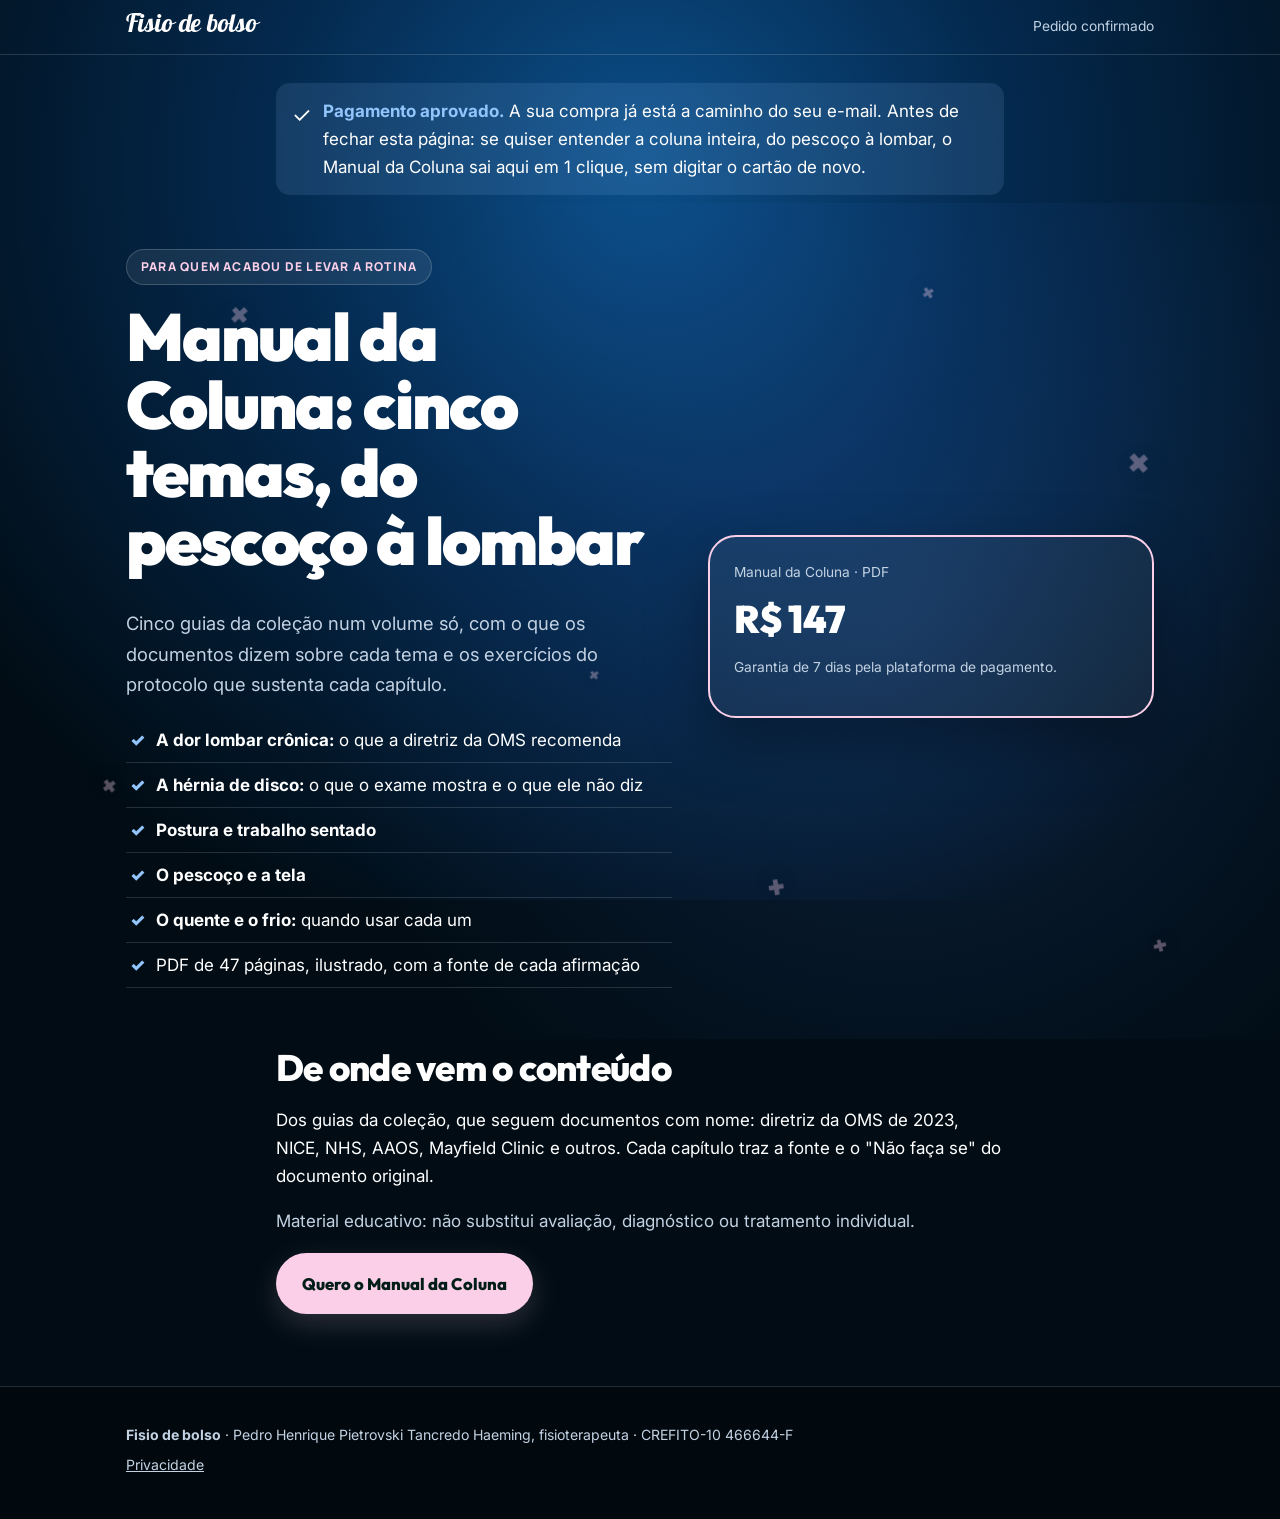
<file: manual.html>
<!DOCTYPE html>
<html lang="pt-BR">
<head>
<script>if(location.hostname.endsWith("github.io")){location.replace("https://fisiodebolso.pages.dev"+location.pathname.replace(/^\/guias-fisio/,"")+location.search+location.hash)}</script>
<meta charset="UTF-8">
<meta name="viewport" content="width=device-width, initial-scale=1.0, viewport-fit=cover">
<meta name="robots" content="noindex">
<title>Manual da Coluna — Fisio de bolso</title>
<!--
  PÁGINA DE UPSELL DO MANUAL (depois da compra da Rotina da Lombar)
  - A Hotmart manda o comprador para cá no Funil de Vendas.
  - O widget do Funil de Vendas da Hotmart (botões de compra em 1 clique e de recusa) fica em #hotmart-sales-funnel.
    Se em 5 segundos ele não aparecer (página aberta fora do funil), entra o link do checkout normal da Rotina.
  - Sem contagem regressiva e sem depoimento inventado (CDC e Res. COFFITO 532/2021).
-->
<script>
const CONFIG = {
  checkoutRotina: "",                     // link do checkout do Manual (alternativa ao 1 clique)
  precoFunil: "",                         // preço do Manual dentro do funil (ex.: "R$ 97"); vazio = mostra só o preço avulso
  recusarUrl: "index.html",               // para onde vai o "Não, obrigado" (a Hotmart também gera esse link)
  metaPixelId: "1455054329896870"                         // mesmo ID da página do guia (deixe "" para não carregar)
};
</script>
<link rel="stylesheet" href="estilo.css">
<script src="produtos.js"></script>
<style>
.top{border-bottom:1px solid var(--line);padding-block:14px}
.top .wrap{display:flex;justify-content:space-between;align-items:center}
.brand{font-weight:800;text-decoration:none;color:var(--ink)}
.ok{display:flex;gap:12px;align-items:flex-start;background:var(--brand-soft);border-radius:14px;padding:14px 16px;margin:28px 0 8px}
.ok b{color:var(--brand)}
.hero{padding-block:36px 24px}
.split{display:grid;grid-template-columns:1.1fr .9fr;gap:36px;align-items:center}
.list{padding-left:0;list-style:none;margin:16px 0}
.list li{padding:8px 0 8px 30px;position:relative;border-bottom:1px solid var(--line)}
.list li::before{content:"✓";position:absolute;left:4px;color:var(--brand);font-weight:900}
.buy{background:var(--surface);border:2px solid var(--accent);border-radius:var(--radius);padding:24px;box-shadow:var(--shadow-lg)}
.price{font-size:2.4rem;font-weight:900;letter-spacing:-.02em;margin:4px 0}
.no{display:block;text-align:center;margin-top:14px;color:var(--muted);font-size:.92rem}
.weeks{display:grid;grid-template-columns:repeat(4,minmax(0,1fr));gap:12px;margin-top:18px}
.week{background:var(--surface);border:1px solid var(--line);border-radius:12px;padding:14px}
.week b{display:block;color:var(--accent);font-size:.8rem;letter-spacing:.06em;text-transform:uppercase}
.preview img{border:1px solid var(--line);border-radius:12px;box-shadow:var(--shadow)}
@media (max-width:880px){.split{grid-template-columns:1fr}.weeks{grid-template-columns:1fr 1fr}}
</style>
<link rel="preconnect" href="https://fonts.googleapis.com"><link rel="preconnect" href="https://fonts.gstatic.com" crossorigin><link href="https://fonts.googleapis.com/css2?family=Outfit:wght@400;700;800;900&family=Inter:wght@400;500;700&family=Manrope:wght@500;700&family=Galada&display=swap" rel="stylesheet">
<link rel="stylesheet" href="soda.css">
</head>
<body>
<header class="top"><div class="wrap"><a class="brand" href="index.html" data-fv="marca">Fisio de bolso</a><span class="small muted">Pedido confirmado</span></div></header>

<main class="wrap narrow">
  <div class="ok"><span style="font-size:1.4rem">✓</span><div><b>Pagamento aprovado.</b> A sua compra já está a caminho do seu e-mail. Antes de fechar esta página: se quiser entender a coluna inteira, do pescoço à lombar, o Manual da Coluna sai aqui em 1 clique, sem digitar o cartão de novo.</div></div>
</main>

<section class="hero">
  <div class="wrap split">
    <div>
      <span class="eyebrow">Para quem acabou de levar a Rotina</span>
      <h1>Manual da Coluna: cinco temas, do pescoço à lombar</h1>
      <p class="lead">Cinco guias da coleção num volume só, com o que os documentos dizem sobre cada tema e os exercícios do protocolo que sustenta cada capítulo.</p>
      <ul class="list">
        <li><b>A dor lombar crônica:</b> o que a diretriz da OMS recomenda</li>
        <li><b>A hérnia de disco:</b> o que o exame mostra e o que ele não diz</li>
        <li><b>Postura e trabalho sentado</b></li>
        <li><b>O pescoço e a tela</b></li>
        <li><b>O quente e o frio:</b> quando usar cada um</li>
        <li>PDF de 47 páginas, ilustrado, com a fonte de cada afirmação</li>
      </ul>
    </div>
    <div class="buy" id="comprar">
      <p class="small muted" style="margin:0">Manual da Coluna · PDF</p>
      <div class="price" id="preco">R$ 147</div>
      <p class="small muted" id="avulso" hidden style="margin:0 0 6px"></p>
      <p class="small muted">Garantia de 7 dias pela plataforma de pagamento.</p>
      <!-- HOTMART - Sales Funnel Widget -->
      <div id="hotmart-sales-funnel"></div>
      <script src="https://checkout.hotmart.com/lib/hotmart-checkout-elements.js"></script>
      <script>
      checkoutElements.init('salesFunnel').mount('#hotmart-sales-funnel')
      </script>
      <!-- HOTMART - Sales Funnel Widget -->
      <div id="botao"></div>
      <a class="no" id="recusar" href="index.html">Não, obrigado.</a>
    </div>
  </div>
</section>

<section style="padding-top:8px">
  <div class="wrap narrow">
    <h2>De onde vem o conteúdo</h2>
    <p>Dos guias da coleção, que seguem documentos com nome: diretriz da OMS de 2023, NICE, NHS, AAOS, Mayfield Clinic e outros. Cada capítulo traz a fonte e o "Não faça se" do documento original.</p>
    <p class="muted">Material educativo: não substitui avaliação, diagnóstico ou tratamento individual.</p>
    <a class="btn" href="#comprar">Quero o Manual da Coluna</a>
  </div>
</section>

<footer>
  <div class="wrap">
    <p><b data-fv="marca">Fisio de bolso</b> · <span data-fv="autor">Pedro Henrique Pietrovski Tancredo Haeming</span>, fisioterapeuta · <span data-fv="crefito">CREFITO-10 466644-F</span></p>
    <p><a href="privacidade.html">Privacidade</a></p>
  </div>
</footer>

<script>
(function(){
  var FV = window.FV || {};
  ["marca","autor","crefito"].forEach(function(k){ if (FV[k]) document.querySelectorAll('[data-fv="' + k + '"]').forEach(function(el){ el.textContent = FV[k]; }); });
  var r = (FV.produtos || []).filter(function(p){ return p.id === "manual-coluna"; })[0];
  if (r && r.preco) document.getElementById("preco").textContent = r.preco;
  var box = document.getElementById("botao");
  var recusar = document.getElementById("recusar");
  recusar.href = CONFIG.recusarUrl || "index.html";
  recusar.hidden = true;
  // o widget da Hotmart já traz os botões de compra e de recusa; sem ele, entra o checkout normal
  // dentro do funil (widget carregado), mostra o "de/por": o "de" é o preço avulso do catálogo
  // o preço do funil vem no link da etapa (ex.: ?p=97), configurado na Hotmart junto com a oferta certa
  var pq = new URLSearchParams(location.search).get("p");
  if (!CONFIG.precoFunil && pq === "97") CONFIG.precoFunil = "R$ 97";
  var avulso = (r && r.preco) || "R$ 147";
  function dePor(){
    if (!CONFIG.precoFunil || !document.getElementById("hotmart-sales-funnel").children.length) return false;
    document.getElementById("preco").innerHTML = '<s style="font-size:1.2rem;color:var(--muted);font-weight:700">' + avulso + '</s> ' + CONFIG.precoFunil;
    var a = document.getElementById("avulso"); a.textContent = "Avulso, o Manual custa " + avulso + ". Este preço vale nesta página, logo depois da compra."; a.hidden = false;
    return true;
  }
  var tent = 0, iv = setInterval(function(){ if (dePor() || ++tent > 20) clearInterval(iv); }, 500);
  function reserva(){
    if (document.getElementById("hotmart-sales-funnel").children.length) return;
    box.innerHTML = CONFIG.checkoutRotina
      ? '<a class="btn full" href="' + CONFIG.checkoutRotina + '">Quero o Manual da Coluna</a>'
      : '<button class="btn full" disabled>Disponível em breve</button>';
    recusar.hidden = false;
  }
  setTimeout(reserva, 5000);
  if (CONFIG.metaPixelId) {
    !function(f,b,e,v,n,t,s){if(f.fbq)return;n=f.fbq=function(){n.callMethod?n.callMethod.apply(n,arguments):n.queue.push(arguments)};if(!f._fbq)f._fbq=n;n.push=n;n.loaded=!0;n.version='2.0';n.queue=[];t=b.createElement(e);t.async=!0;t.src=v;s=b.getElementsByTagName(e)[0];s.parentNode.insertBefore(t,s)}(window,document,'script','https://connect.facebook.net/en_US/fbevents.js');
    fbq('init', CONFIG.metaPixelId); fbq('track','PageView');
  }
})();
</script>
<script src="soda.js" defer></script>
</body>
</html>
</file>
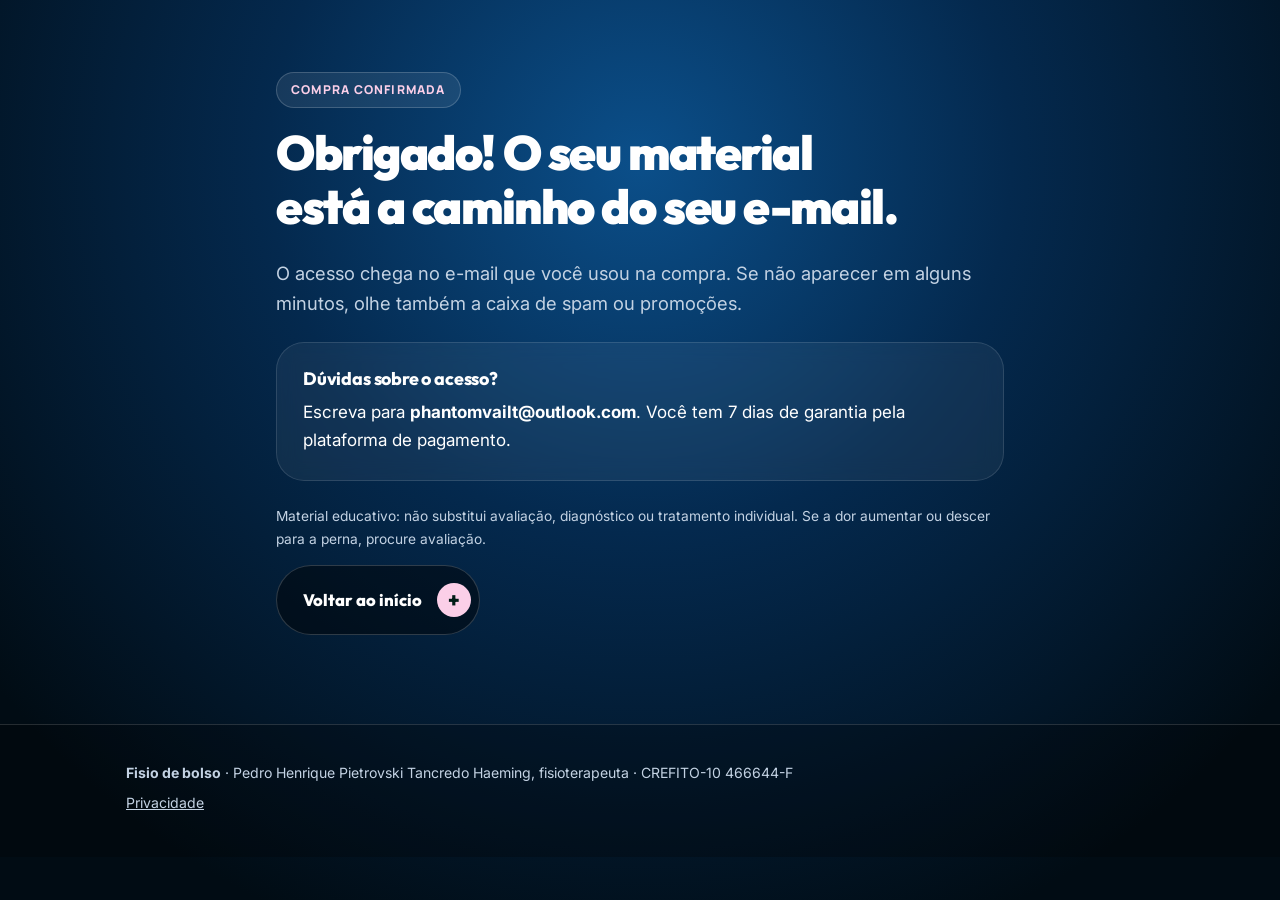
<file: obrigado.html>
<!DOCTYPE html>
<html lang="pt-BR">
<head>
<script>if(location.hostname.endsWith("github.io")){location.replace("https://fisiodebolso.pages.dev"+location.pathname.replace(/^\/guias-fisio/,"")+location.search+location.hash)}</script>
<meta charset="UTF-8">
<meta name="viewport" content="width=device-width, initial-scale=1.0">
<meta name="robots" content="noindex">
<title>Compra confirmada — Fisio de bolso</title>
<link rel="stylesheet" href="estilo.css">
<script src="produtos.js"></script>
<link rel="preconnect" href="https://fonts.googleapis.com"><link rel="preconnect" href="https://fonts.gstatic.com" crossorigin><link href="https://fonts.googleapis.com/css2?family=Outfit:wght@400;700;800;900&family=Inter:wght@400;500;700&family=Manrope:wght@500;700&family=Galada&display=swap" rel="stylesheet">
<link rel="stylesheet" href="soda.css">
</head>
<body>
<main class="wrap narrow" style="padding-block:72px">
  <span class="eyebrow">Compra confirmada</span>
  <h1>Obrigado! O seu material está a caminho do seu e-mail.</h1>
  <p class="lead">O acesso chega no e-mail que você usou na compra. Se não aparecer em alguns minutos, olhe também a caixa de spam ou promoções.</p>
  <div class="card" style="margin-top:24px">
    <h3>Dúvidas sobre o acesso?</h3>
    <p style="margin:0">Escreva para <b data-fv="email">phantomvailt@outlook.com</b>. Você tem 7 dias de garantia pela plataforma de pagamento.</p>
  </div>
  <p class="small muted" style="margin-top:24px">Material educativo: não substitui avaliação, diagnóstico ou tratamento individual. Se a dor aumentar ou descer para a perna, procure avaliação.</p>
  <p><a class="btn alt" href="index.html">Voltar ao início</a></p>
</main>
<footer><div class="wrap"><p><b data-fv="marca">Fisio de bolso</b> · <span data-fv="autor">Pedro Henrique Pietrovski Tancredo Haeming</span>, fisioterapeuta · <span data-fv="crefito">CREFITO-10 466644-F</span></p><p><a href="privacidade.html">Privacidade</a></p></div></footer>
<script>var FV=window.FV||{};["marca","autor","crefito","email"].forEach(function(k){if(FV[k])document.querySelectorAll('[data-fv="'+k+'"]').forEach(function(el){el.textContent=FV[k];});});</script>
<script src="soda.js" defer></script>
</body>
</html>
</file>
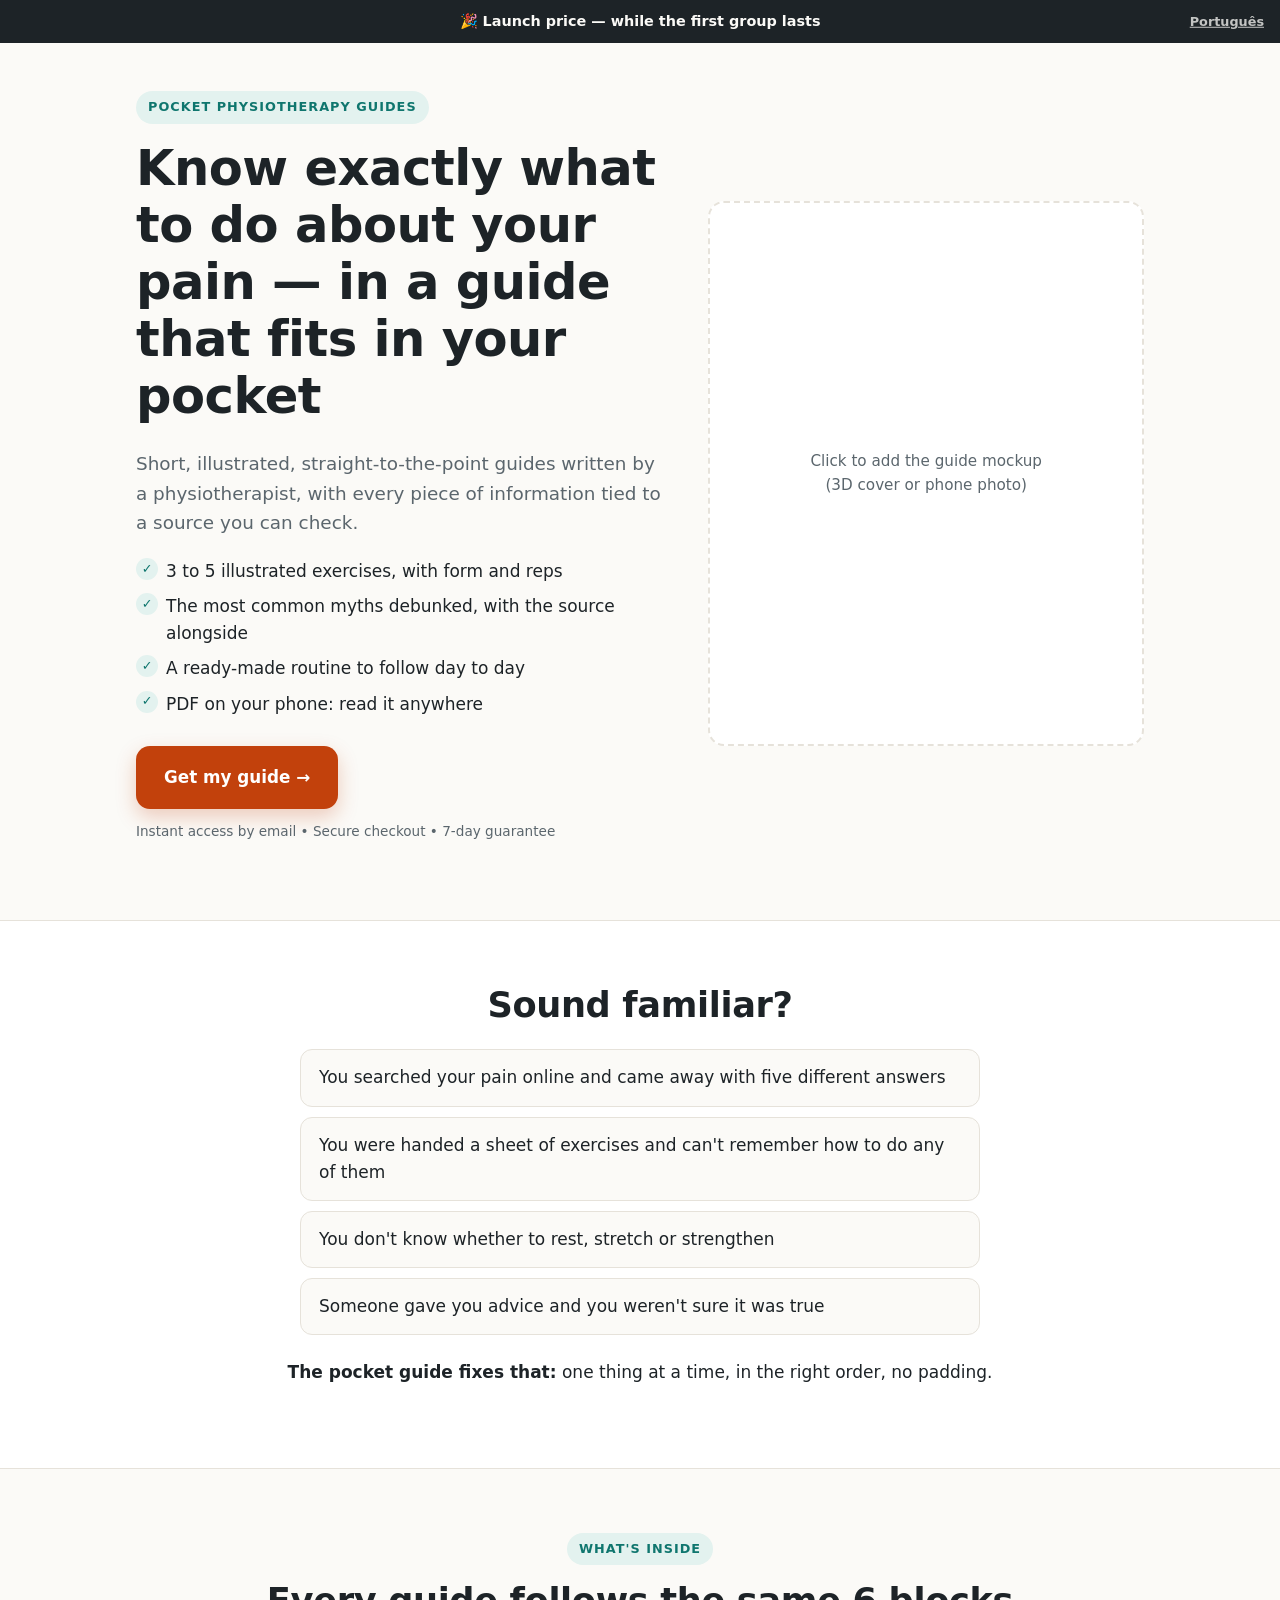
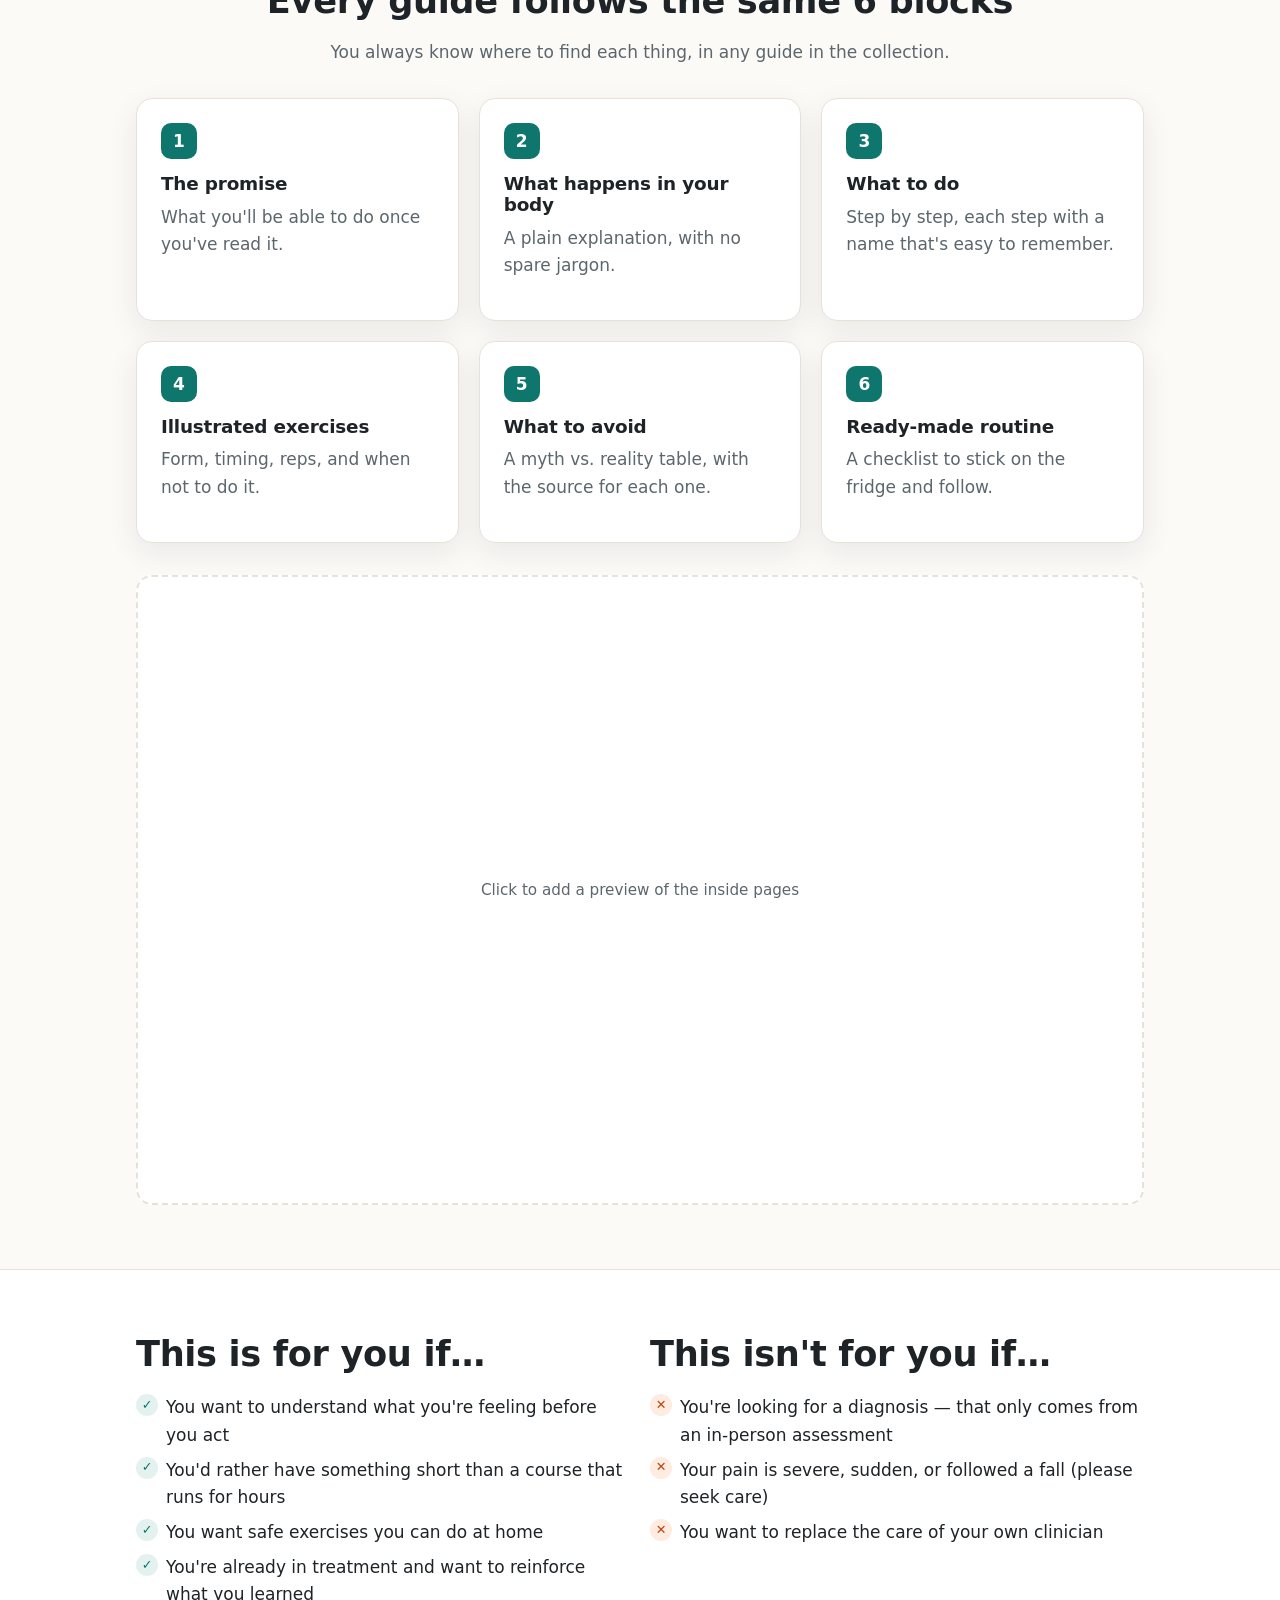
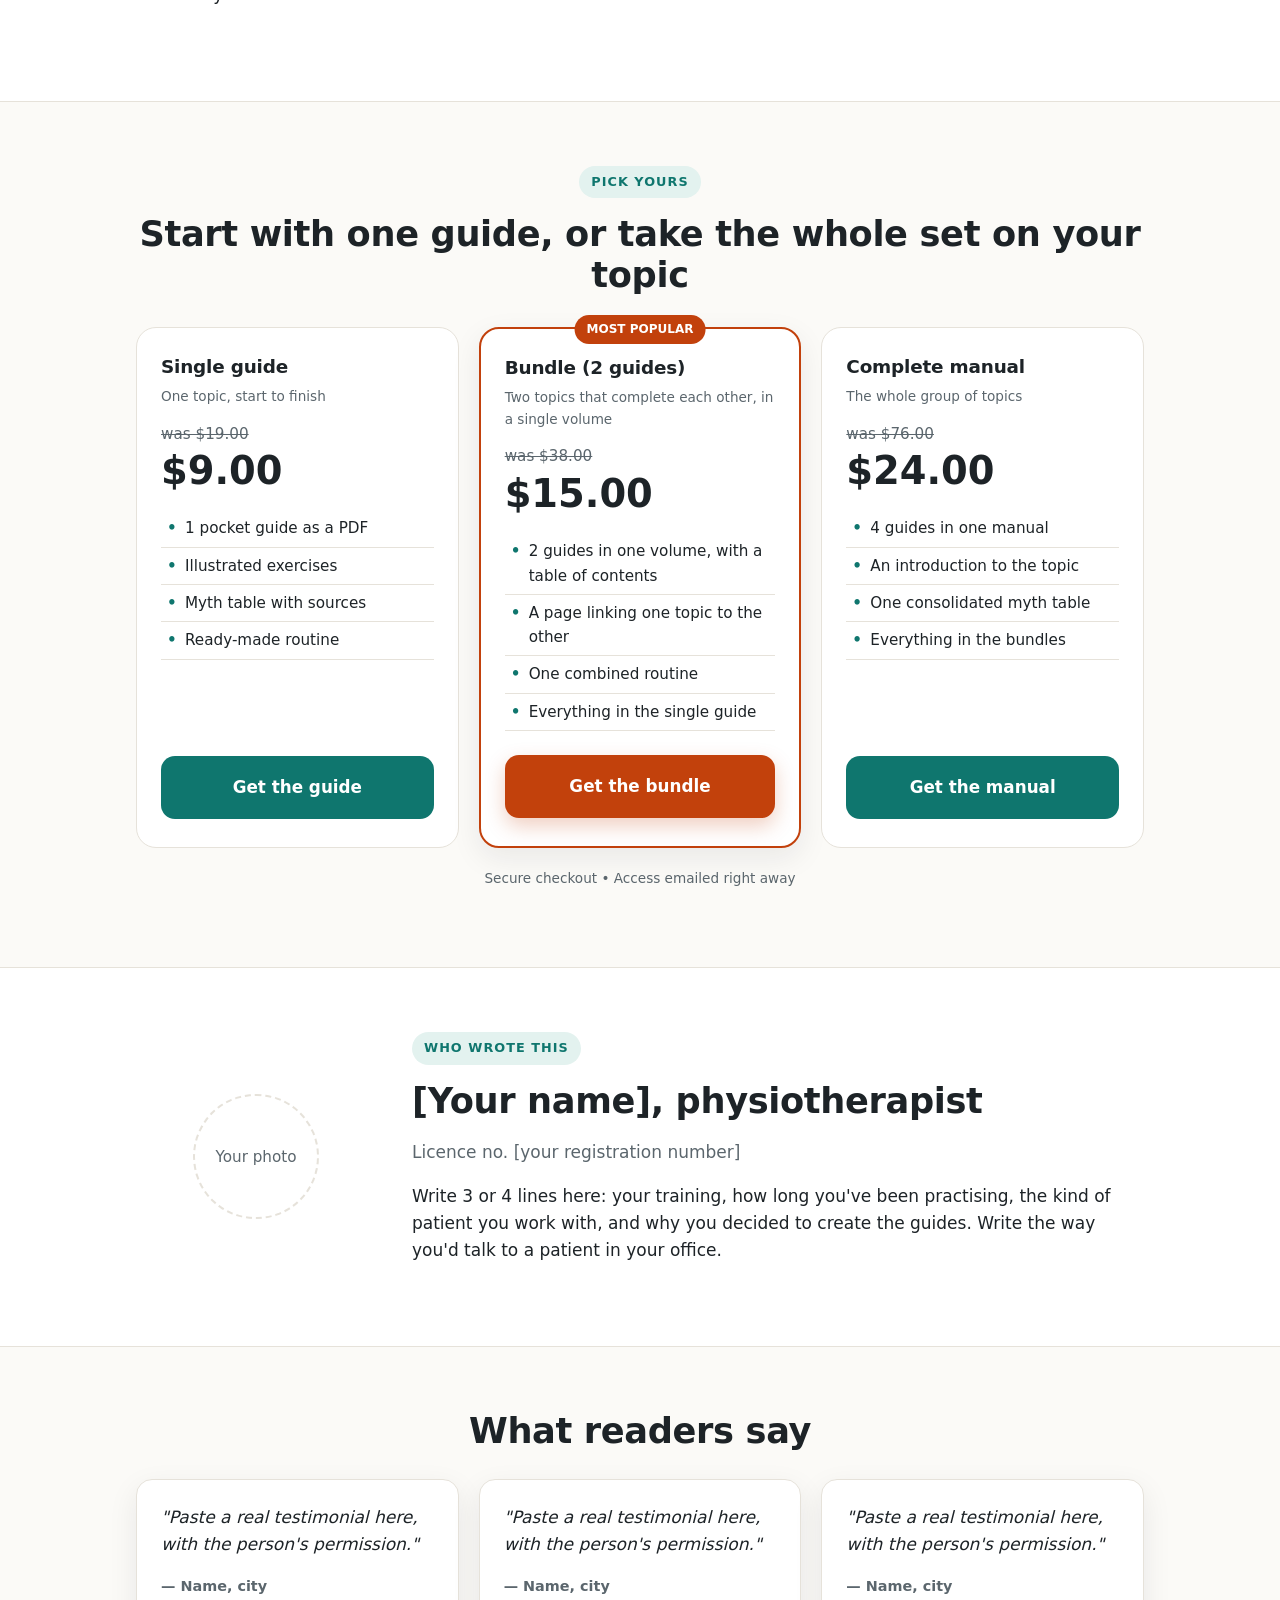
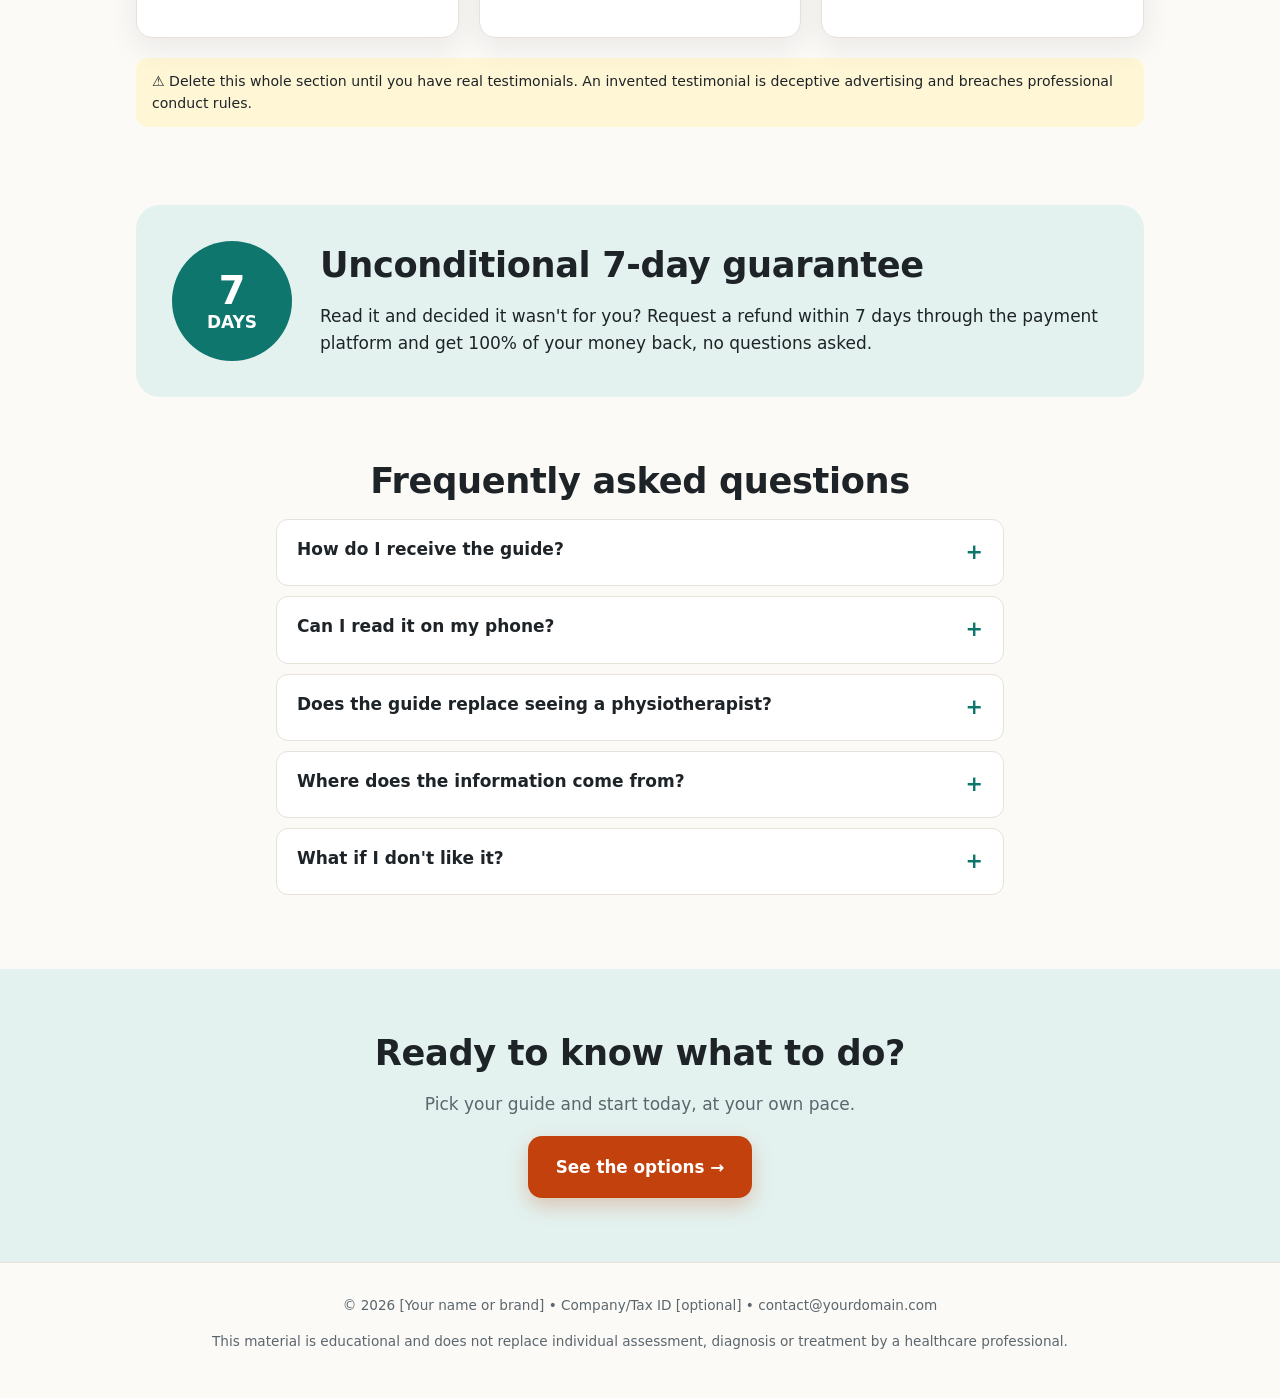
<file: pagina-guias-fisio-en.html>
<!DOCTYPE html>
<html lang="en">
<head>
<meta charset="UTF-8">
<meta name="viewport" content="width=device-width, initial-scale=1.0">
<title>Pocket Physiotherapy Guides</title>
<meta name="description" content="Short, illustrated, straight-to-the-point guides with exercises, myths debunked and a ready-made routine — every claim tied to a source you can check.">
<!--
=====================================================================
  HOW TO EDIT THIS PAGE  (read once)
=====================================================================
  1) The easy way: open this file in your browser with  ?edit  at the
     end of the address (e.g. index.html?edit ). A bar appears at the
     top: click "Edit text", change whatever you like directly on the
     page, click the images to swap them, then click "Download
     finished page". The downloaded file is the one you publish.
  2) Checkout links, prices and the Pixel: change them in the CONFIG
     block just below.
  3) The ad's UTM parameters (utm_source, utm_campaign...) are passed
     through to the checkout link automatically.
=====================================================================
-->
<script>
const CONFIG = {
  // Checkout link for each offer (Hotmart, Kiwify, Gumroad, Stripe, etc.)
  checkoutGuide:  "https://YOUR-CHECKOUT.com/guide",
  checkoutBundle: "https://YOUR-CHECKOUT.com/bundle",
  checkoutManual: "https://YOUR-CHECKOUT.com/manual",
  // Meta Pixel ID (leave "" to skip loading it)
  metaPixelId: "",
  // Support WhatsApp, digits only with country and area code (leave "" to hide the button)
  whatsapp: "",
  // Link to the Portuguese version (leave "" to hide the language link)
  otherLanguageUrl: "../",
  otherLanguageLabel: "Português"
};
</script>
<style>
:root{
  --bg:#fbfaf7; --surface:#ffffff; --ink:#1d2327; --muted:#5b666d;
  --line:#e6e2da; --brand:#0f766e; --brand-ink:#ffffff; --brand-soft:#e3f2ef;
  --accent:#c2410c; --accent-soft:#fdecdf; --warn:#fff6d6;
  --radius:16px; --shadow:0 10px 30px rgba(20,30,40,.08);
}
@media (prefers-color-scheme: dark){
  :root:not([data-theme="light"]){
    --bg:#111517; --surface:#191e21; --ink:#eef1f2; --muted:#a3aeb4;
    --line:#2a3135; --brand:#2dd4bf; --brand-ink:#0b1b19; --brand-soft:#14302c;
    --accent:#fb923c; --accent-soft:#3a2416; --warn:#3a3313; --shadow:none;
  }
}
:root[data-theme="dark"]{
  --bg:#111517; --surface:#191e21; --ink:#eef1f2; --muted:#a3aeb4;
  --line:#2a3135; --brand:#2dd4bf; --brand-ink:#0b1b19; --brand-soft:#14302c;
  --accent:#fb923c; --accent-soft:#3a2416; --warn:#3a3313; --shadow:none;
}
*{box-sizing:border-box}
html{scroll-behavior:smooth}
body{margin:0;background:var(--bg);color:var(--ink);font:17px/1.6 system-ui,-apple-system,"Segoe UI",Roboto,sans-serif;-webkit-font-smoothing:antialiased}
img{max-width:100%;display:block}
.wrap{max-width:1040px;margin:0 auto;padding:0 16px}
section{padding:64px 0}
h1,h2,h3{line-height:1.15;margin:0 0 .5em;letter-spacing:-.01em}
h1{font-size:clamp(2rem,5vw,3.1rem)}
h2{font-size:clamp(1.6rem,3.6vw,2.2rem)}
h3{font-size:1.15rem}
p{margin:0 0 1em}
.muted{color:var(--muted)}
.eyebrow{display:inline-block;font-size:.8rem;font-weight:700;letter-spacing:.08em;text-transform:uppercase;color:var(--brand);background:var(--brand-soft);padding:6px 12px;border-radius:999px;margin-bottom:16px}
.center{text-align:center}
.btn{display:inline-flex;align-items:center;justify-content:center;gap:8px;background:var(--accent);color:#fff;font-weight:800;font-size:1.05rem;padding:18px 28px;border-radius:14px;text-decoration:none;box-shadow:0 8px 20px rgba(194,65,12,.25);transition:transform .15s}
.btn:hover{transform:translateY(-2px)}
.btn.alt{background:var(--brand);color:var(--brand-ink);box-shadow:none}
.btn.full{width:100%}
.small{font-size:.85rem}

/* announcement bar */
.topbar{background:var(--ink);color:var(--bg);text-align:center;font-size:.9rem;font-weight:600;padding:10px 16px;position:relative}
.langlink{position:absolute;right:16px;top:50%;transform:translateY(-50%);color:var(--bg);opacity:.75;text-decoration:underline;font-weight:600;font-size:.8rem;display:none}
.langlink:hover{opacity:1}

/* hero */
.hero{padding:48px 0 64px}
.hero-grid{display:grid;grid-template-columns:1.1fr .9fr;gap:40px;align-items:center}
.hero .lead{font-size:1.15rem;color:var(--muted)}
.checks{list-style:none;padding:0;margin:20px 0 28px}
.checks li{padding-left:30px;position:relative;margin-bottom:8px}
.checks li::before{content:"✓";position:absolute;left:0;top:0;width:22px;height:22px;border-radius:50%;background:var(--brand-soft);color:var(--brand);font-weight:900;font-size:.8rem;display:grid;place-items:center}
.img-slot{background:var(--surface);border:2px dashed var(--line);border-radius:var(--radius);aspect-ratio:4/5;display:grid;place-items:center;text-align:center;color:var(--muted);font-size:.95rem;padding:20px;overflow:hidden;position:relative}
.img-slot img{width:100%;height:100%;object-fit:cover;position:absolute;inset:0}
.img-slot.wide{aspect-ratio:16/10}
.img-slot.round{aspect-ratio:1;border-radius:50%;max-width:220px;margin:0 auto}
.img-slot.filled{border-style:solid}

/* cards */
.grid3{display:grid;grid-template-columns:repeat(3,1fr);gap:20px}
.grid2{display:grid;grid-template-columns:repeat(2,1fr);gap:20px}
.card{background:var(--surface);border:1px solid var(--line);border-radius:var(--radius);padding:24px;box-shadow:var(--shadow)}
.num{width:36px;height:36px;border-radius:10px;background:var(--brand);color:var(--brand-ink);font-weight:800;display:grid;place-items:center;margin-bottom:14px}
.pain{background:var(--surface);border-top:1px solid var(--line);border-bottom:1px solid var(--line)}
.pain-list{list-style:none;padding:0;margin:24px auto 0;max-width:680px}
.pain-list li{background:var(--bg);border:1px solid var(--line);border-radius:12px;padding:14px 18px;margin-bottom:10px}

/* who it's for */
.yes li::before{content:"✓"}
.no li::before{content:"✕";background:var(--accent-soft);color:var(--accent)}

/* offers */
.offers{display:grid;grid-template-columns:repeat(3,1fr);gap:20px;align-items:stretch;margin-top:32px}
.offer{background:var(--surface);border:1px solid var(--line);border-radius:20px;padding:28px 24px;display:flex;flex-direction:column;position:relative}
.offer.featured{border:2px solid var(--accent);box-shadow:var(--shadow)}
.badge{position:absolute;top:-14px;left:50%;transform:translateX(-50%);background:var(--accent);color:#fff;font-size:.75rem;font-weight:800;padding:5px 12px;border-radius:999px;white-space:nowrap}
.offer ul{list-style:none;padding:0;margin:16px 0 24px;flex:1}
.offer li{padding:6px 0 6px 24px;position:relative;border-bottom:1px solid var(--line);font-size:.95rem}
.offer li::before{content:"•";position:absolute;left:6px;color:var(--brand);font-weight:900}
.from{color:var(--muted);text-decoration:line-through;font-size:.95rem}
.price{font-size:2.4rem;font-weight:900;line-height:1;margin:6px 0 4px}
.price small{font-size:1rem;font-weight:700}

/* author */
.author{display:grid;grid-template-columns:240px 1fr;gap:36px;align-items:center}

/* testimonials */
.quote{font-style:italic}
.quote-by{font-style:normal;font-weight:700;font-size:.9rem;color:var(--muted)}
.note{background:var(--warn);border-radius:12px;padding:12px 16px;font-size:.88rem;margin-top:20px}

/* guarantee */
.guarantee{display:flex;gap:28px;align-items:center;background:var(--brand-soft);border-radius:24px;padding:36px}
.seal{flex:0 0 120px;height:120px;border-radius:50%;background:var(--brand);color:var(--brand-ink);display:grid;place-items:center;text-align:center;font-weight:900;line-height:1.1}
.seal b{font-size:2.4rem;display:block}

/* FAQ */
details{background:var(--surface);border:1px solid var(--line);border-radius:12px;padding:16px 20px;margin-bottom:10px}
summary{font-weight:700;cursor:pointer;list-style:none;display:flex;justify-content:space-between;gap:12px}
summary::after{content:"+";font-size:1.3rem;color:var(--brand)}
details[open] summary::after{content:"–"}
details p{margin:12px 0 0;color:var(--muted)}

footer{border-top:1px solid var(--line);padding:32px 0;font-size:.85rem;color:var(--muted);text-align:center}

.wa{position:fixed;right:16px;bottom:16px;background:#25d366;color:#fff;border-radius:999px;padding:12px 18px;font-weight:800;text-decoration:none;box-shadow:0 6px 18px rgba(0,0,0,.2);display:none}

/* ===== edit mode (only appears with ?edit in the address) ===== */
.editbar{display:none;position:sticky;top:0;z-index:50;background:#111;color:#fff;padding:10px 16px;gap:8px;flex-wrap:wrap;align-items:center;font-size:.9rem}
.editbar button{background:#fff;color:#111;border:0;border-radius:8px;padding:8px 12px;font-weight:700;cursor:pointer}
.editbar button.on{background:#facc15}
.editbar span{opacity:.75;margin-left:auto}
body.editing [data-edit]{outline:1px dashed #facc15;outline-offset:3px;cursor:text}
body.editing .img-slot{cursor:pointer;outline:2px dashed #facc15}

@media (max-width:860px){
  .hero-grid,.author,.grid2{grid-template-columns:1fr}
  .grid3,.offers{grid-template-columns:1fr}
  .offer.featured{order:-1}
  .guarantee{flex-direction:column;text-align:center}
  section{padding:48px 0}
  .img-slot.hero-img{max-width:360px;margin:0 auto}
  .topbar{padding-right:90px}
}
</style>
</head>
<body>

<div class="editbar" id="editbar">
  <button id="btnEdit">✏️ Edit text</button>
  <button id="btnTheme">🌓 Theme</button>
  <button id="btnSave">⬇️ Download finished page</button>
  <span>Click the images to swap them. Checkout links and prices: the CONFIG block in the code.</span>
</div>

<div class="topbar"><span data-edit>🎉 Launch price — while the first group lasts</span><a class="langlink" id="langlink" href="#"></a></div>

<!-- ============ HERO ============ -->
<header class="hero">
  <div class="wrap hero-grid">
    <div>
      <span class="eyebrow" data-edit>Pocket physiotherapy guides</span>
      <h1 data-edit>Know exactly what to do about your pain — in a guide that fits in your pocket</h1>
      <p class="lead" data-edit>Short, illustrated, straight-to-the-point guides written by a physiotherapist, with every piece of information tied to a source you can check.</p>
      <ul class="checks">
        <li data-edit>3 to 5 illustrated exercises, with form and reps</li>
        <li data-edit>The most common myths debunked, with the source alongside</li>
        <li data-edit>A ready-made routine to follow day to day</li>
        <li data-edit>PDF on your phone: read it anywhere</li>
      </ul>
      <a class="btn cta" href="#offers" data-edit>Get my guide →</a>
      <p class="small muted" style="margin-top:12px" data-edit>Instant access by email • Secure checkout • 7-day guarantee</p>
    </div>
    <div class="img-slot hero-img" data-img>Click to add the guide mockup<br>(3D cover or phone photo)</div>
  </div>
</header>

<!-- ============ PAIN ============ -->
<section class="pain">
  <div class="wrap center">
    <h2 data-edit>Sound familiar?</h2>
    <ul class="pain-list" style="text-align:left">
      <li data-edit>You searched your pain online and came away with five different answers</li>
      <li data-edit>You were handed a sheet of exercises and can't remember how to do any of them</li>
      <li data-edit>You don't know whether to rest, stretch or strengthen</li>
      <li data-edit>Someone gave you advice and you weren't sure it was true</li>
    </ul>
    <p style="margin-top:24px" data-edit><strong>The pocket guide fixes that:</strong> one thing at a time, in the right order, no padding.</p>
  </div>
</section>

<!-- ============ WHAT'S INSIDE ============ -->
<section>
  <div class="wrap">
    <div class="center">
      <span class="eyebrow" data-edit>What's inside</span>
      <h2 data-edit>Every guide follows the same 6 blocks</h2>
      <p class="muted" data-edit>You always know where to find each thing, in any guide in the collection.</p>
    </div>
    <div class="grid3" style="margin-top:32px">
      <div class="card"><div class="num">1</div><h3 data-edit>The promise</h3><p class="muted" data-edit>What you'll be able to do once you've read it.</p></div>
      <div class="card"><div class="num">2</div><h3 data-edit>What happens in your body</h3><p class="muted" data-edit>A plain explanation, with no spare jargon.</p></div>
      <div class="card"><div class="num">3</div><h3 data-edit>What to do</h3><p class="muted" data-edit>Step by step, each step with a name that's easy to remember.</p></div>
      <div class="card"><div class="num">4</div><h3 data-edit>Illustrated exercises</h3><p class="muted" data-edit>Form, timing, reps, and when not to do it.</p></div>
      <div class="card"><div class="num">5</div><h3 data-edit>What to avoid</h3><p class="muted" data-edit>A myth vs. reality table, with the source for each one.</p></div>
      <div class="card"><div class="num">6</div><h3 data-edit>Ready-made routine</h3><p class="muted" data-edit>A checklist to stick on the fridge and follow.</p></div>
    </div>
    <div class="img-slot wide" data-img style="margin-top:32px">Click to add a preview of the inside pages</div>
  </div>
</section>

<!-- ============ WHO IT'S FOR ============ -->
<section style="background:var(--surface);border-top:1px solid var(--line);border-bottom:1px solid var(--line)">
  <div class="wrap grid2">
    <div>
      <h2 data-edit>This is for you if…</h2>
      <ul class="checks yes">
        <li data-edit>You want to understand what you're feeling before you act</li>
        <li data-edit>You'd rather have something short than a course that runs for hours</li>
        <li data-edit>You want safe exercises you can do at home</li>
        <li data-edit>You're already in treatment and want to reinforce what you learned</li>
      </ul>
    </div>
    <div>
      <h2 data-edit>This isn't for you if…</h2>
      <ul class="checks no">
        <li data-edit>You're looking for a diagnosis — that only comes from an in-person assessment</li>
        <li data-edit>Your pain is severe, sudden, or followed a fall (please seek care)</li>
        <li data-edit>You want to replace the care of your own clinician</li>
      </ul>
    </div>
  </div>
</section>

<!-- ============ OFFERS ============ -->
<section id="offers">
  <div class="wrap">
    <div class="center">
      <span class="eyebrow" data-edit>Pick yours</span>
      <h2 data-edit>Start with one guide, or take the whole set on your topic</h2>
    </div>
    <div class="offers">
      <div class="offer">
        <h3 data-edit>Single guide</h3>
        <p class="muted small" data-edit>One topic, start to finish</p>
        <span class="from" data-edit>was $19.00</span>
        <div class="price" data-edit>$9.00</div>
        <ul>
          <li data-edit>1 pocket guide as a PDF</li>
          <li data-edit>Illustrated exercises</li>
          <li data-edit>Myth table with sources</li>
          <li data-edit>Ready-made routine</li>
        </ul>
        <a class="btn alt full" data-checkout="checkoutGuide" href="#" data-edit>Get the guide</a>
      </div>
      <div class="offer featured">
        <span class="badge" data-edit>MOST POPULAR</span>
        <h3 data-edit>Bundle (2 guides)</h3>
        <p class="muted small" data-edit>Two topics that complete each other, in a single volume</p>
        <span class="from" data-edit>was $38.00</span>
        <div class="price" data-edit>$15.00</div>
        <ul>
          <li data-edit>2 guides in one volume, with a table of contents</li>
          <li data-edit>A page linking one topic to the other</li>
          <li data-edit>One combined routine</li>
          <li data-edit>Everything in the single guide</li>
        </ul>
        <a class="btn full" data-checkout="checkoutBundle" href="#" data-edit>Get the bundle</a>
      </div>
      <div class="offer">
        <h3 data-edit>Complete manual</h3>
        <p class="muted small" data-edit>The whole group of topics</p>
        <span class="from" data-edit>was $76.00</span>
        <div class="price" data-edit>$24.00</div>
        <ul>
          <li data-edit>4 guides in one manual</li>
          <li data-edit>An introduction to the topic</li>
          <li data-edit>One consolidated myth table</li>
          <li data-edit>Everything in the bundles</li>
        </ul>
        <a class="btn alt full" data-checkout="checkoutManual" href="#" data-edit>Get the manual</a>
      </div>
    </div>
    <p class="center small muted" style="margin-top:20px" data-edit>Secure checkout • Access emailed right away</p>
  </div>
</section>

<!-- ============ AUTHOR ============ -->
<section style="background:var(--surface);border-top:1px solid var(--line);border-bottom:1px solid var(--line)">
  <div class="wrap author">
    <div class="img-slot round" data-img>Your photo</div>
    <div>
      <span class="eyebrow" data-edit>Who wrote this</span>
      <h2 data-edit>[Your name], physiotherapist</h2>
      <p class="muted" data-edit>Licence no. [your registration number]</p>
      <p data-edit>Write 3 or 4 lines here: your training, how long you've been practising, the kind of patient you work with, and why you decided to create the guides. Write the way you'd talk to a patient in your office.</p>
    </div>
  </div>
</section>

<!-- ============ TESTIMONIALS ============ -->
<section>
  <div class="wrap">
    <h2 class="center" data-edit>What readers say</h2>
    <div class="grid3" style="margin-top:28px">
      <div class="card"><p class="quote" data-edit>"Paste a real testimonial here, with the person's permission."</p><p class="quote-by" data-edit>— Name, city</p></div>
      <div class="card"><p class="quote" data-edit>"Paste a real testimonial here, with the person's permission."</p><p class="quote-by" data-edit>— Name, city</p></div>
      <div class="card"><p class="quote" data-edit>"Paste a real testimonial here, with the person's permission."</p><p class="quote-by" data-edit>— Name, city</p></div>
    </div>
    <p class="note" data-edit>⚠️ Delete this whole section until you have real testimonials. An invented testimonial is deceptive advertising and breaches professional conduct rules.</p>
  </div>
</section>

<!-- ============ GUARANTEE ============ -->
<section style="padding-top:0">
  <div class="wrap">
    <div class="guarantee">
      <div class="seal"><div><b>7</b>DAYS</div></div>
      <div>
        <h2 data-edit>Unconditional 7-day guarantee</h2>
        <p style="margin:0" data-edit>Read it and decided it wasn't for you? Request a refund within 7 days through the payment platform and get 100% of your money back, no questions asked.</p>
      </div>
    </div>
  </div>
</section>

<!-- ============ FAQ ============ -->
<section style="padding-top:0">
  <div class="wrap" style="max-width:760px">
    <h2 class="center" data-edit>Frequently asked questions</h2>
    <details><summary data-edit>How do I receive the guide?</summary><p data-edit>As soon as your payment clears, you get an email with access to the PDF. By card it arrives immediately; slower payment methods can take up to 2 business days.</p></details>
    <details><summary data-edit>Can I read it on my phone?</summary><p data-edit>Yes. The guide is in pocket format precisely so it sits comfortably on a phone screen, and it prints well too.</p></details>
    <details><summary data-edit>Does the guide replace seeing a physiotherapist?</summary><p data-edit>No. It's educational material. If your pain is severe, persistent, or comes with other symptoms, get an in-person assessment.</p></details>
    <details><summary data-edit>Where does the information come from?</summary><p data-edit>Every myth and every figure in the guide names its source — a guideline, a study or an institution — so you can check it yourself if you want.</p></details>
    <details><summary data-edit>What if I don't like it?</summary><p data-edit>You have 7 days to request a full refund through the payment platform.</p></details>
  </div>
</section>

<!-- ============ FINAL CTA ============ -->
<section class="center" style="background:var(--brand-soft)">
  <div class="wrap" style="max-width:720px">
    <h2 data-edit>Ready to know what to do?</h2>
    <p class="muted" data-edit>Pick your guide and start today, at your own pace.</p>
    <a class="btn cta" href="#offers" data-edit>See the options →</a>
  </div>
</section>

<footer>
  <div class="wrap">
    <p data-edit>© 2026 [Your name or brand] • Company/Tax ID [optional] • contact@yourdomain.com</p>
    <p data-edit>This material is educational and does not replace individual assessment, diagnosis or treatment by a healthcare professional.</p>
  </div>
</footer>

<a class="wa" id="wa" href="#" target="_blank" rel="noopener">💬 Questions? WhatsApp</a>

<script>
(function(){
  // --- pass the ad's UTMs through to the checkout links ---
  const qs = new URLSearchParams(location.search);
  qs.delete('edit'); qs.delete('editar');
  const extra = qs.toString();
  document.querySelectorAll('[data-checkout]').forEach(a=>{
    const base = CONFIG[a.dataset.checkout];
    if(!base) return;
    a.href = extra ? base + (base.includes('?') ? '&' : '?') + extra : base;
    a.addEventListener('click',()=>{ if(window.fbq) fbq('track','InitiateCheckout'); });
  });

  // --- language link ---
  if(CONFIG.otherLanguageUrl){
    const ll = document.getElementById('langlink');
    ll.href = CONFIG.otherLanguageUrl;
    ll.textContent = CONFIG.otherLanguageLabel || 'Português';
    ll.style.display = 'inline';
  }

  // --- WhatsApp ---
  if(CONFIG.whatsapp){
    const wa = document.getElementById('wa');
    wa.href = 'https://wa.me/' + CONFIG.whatsapp;
    wa.style.display = 'inline-flex';
  }

  // --- Meta Pixel ---
  if(CONFIG.metaPixelId){
    !function(f,b,e,v,n,t,s){if(f.fbq)return;n=f.fbq=function(){n.callMethod?
    n.callMethod.apply(n,arguments):n.queue.push(arguments)};if(!f._fbq)f._fbq=n;
    n.push=n;n.loaded=!0;n.version='2.0';n.queue=[];t=b.createElement(e);t.async=!0;
    t.src=v;s=b.getElementsByTagName(e)[0];s.parentNode.insertBefore(t,s)}(window,
    document,'script','https://connect.facebook.net/en_US/fbevents.js');
    fbq('init', CONFIG.metaPixelId); fbq('track','PageView');
  }

  // --- edit mode ---
  const p = new URLSearchParams(location.search);
  if(!p.has('edit') && !p.has('editar')) return;
  const bar = document.getElementById('editbar');
  bar.style.display = 'flex';
  const btnEdit = document.getElementById('btnEdit');
  let on = false;
  btnEdit.onclick = ()=>{
    on = !on;
    document.body.classList.toggle('editing', on);
    btnEdit.classList.toggle('on', on);
    btnEdit.textContent = on ? '✅ Done editing' : '✏️ Edit text';
    document.querySelectorAll('[data-edit]').forEach(el=>{
      if(on) el.setAttribute('contenteditable','true'); else el.removeAttribute('contenteditable');
    });
  };
  // links don't navigate while editing
  document.addEventListener('click',e=>{
    if(on && e.target.closest('a')) e.preventDefault();
  },true);

  // swap images
  document.querySelectorAll('[data-img]').forEach(slot=>{
    slot.addEventListener('click',()=>{
      const inp = document.createElement('input');
      inp.type='file'; inp.accept='image/*';
      inp.onchange = ()=>{
        const f = inp.files[0]; if(!f) return;
        const r = new FileReader();
        r.onload = ()=>{ slot.innerHTML = '<img alt="" src="'+r.result+'">'; slot.classList.add('filled'); };
        r.readAsDataURL(f);
      };
      inp.click();
    });
  });

  // light/dark theme, to check both
  document.getElementById('btnTheme').onclick = ()=>{
    const r = document.documentElement;
    r.dataset.theme = r.dataset.theme === 'dark' ? 'light' : 'dark';
  };

  // download the edited page, cleaned up
  document.getElementById('btnSave').onclick = ()=>{
    const clone = document.documentElement.cloneNode(true);
    clone.removeAttribute('data-theme');
    clone.querySelectorAll('[contenteditable]').forEach(el=>el.removeAttribute('contenteditable'));
    clone.querySelector('body').classList.remove('editing');
    const eb = clone.querySelector('#editbar'); if(eb) eb.removeAttribute('style');
    const wa = clone.querySelector('#wa'); if(wa){ wa.removeAttribute('style'); wa.setAttribute('href','#'); }
    const ll = clone.querySelector('#langlink'); if(ll){ ll.removeAttribute('style'); ll.setAttribute('href','#'); ll.textContent=''; }
    clone.querySelectorAll('[data-checkout]').forEach(a=>a.setAttribute('href','#'));
    const html = '<!DOCTYPE html>\n' + clone.outerHTML;
    const blob = new Blob([html],{type:'text/html'});
    const a = document.createElement('a');
    a.href = URL.createObjectURL(blob);
    a.download = 'index.html';
    a.click();
  };
})();
</script>
</body>
</html>
</file>
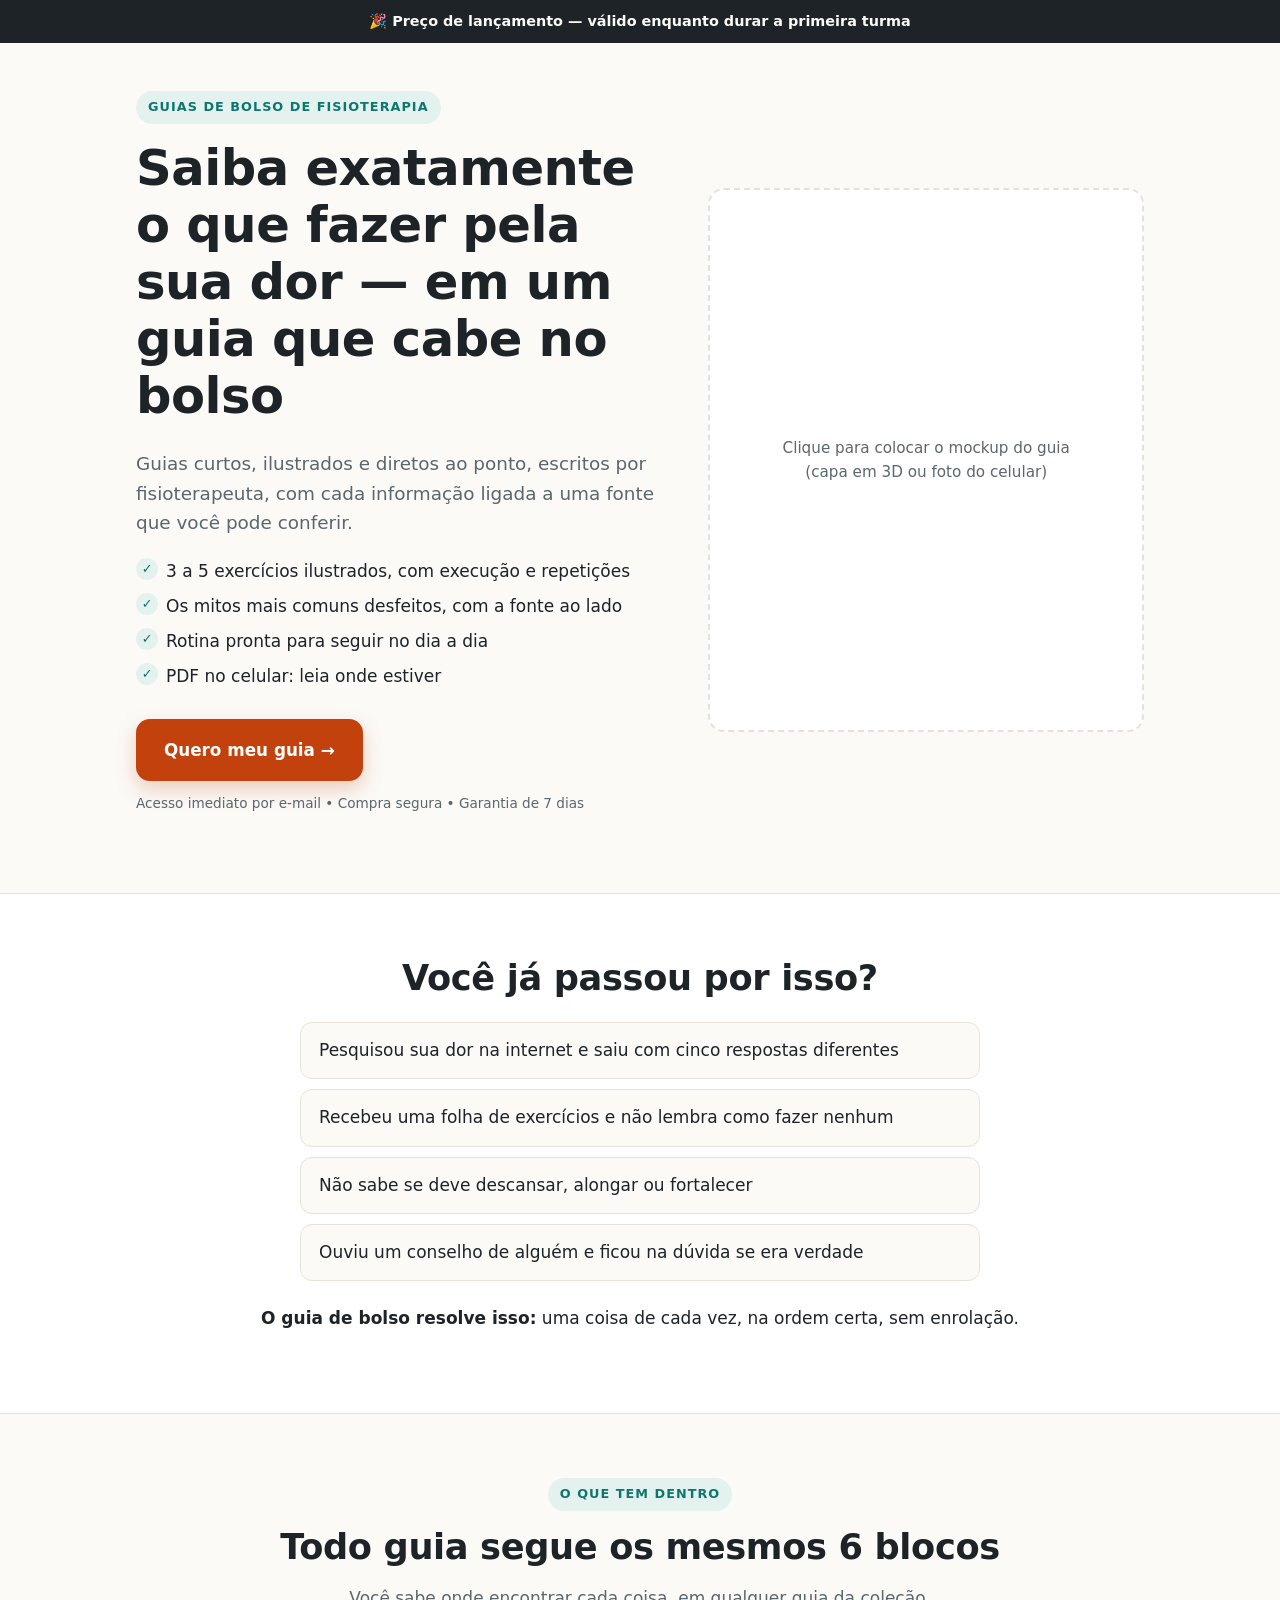
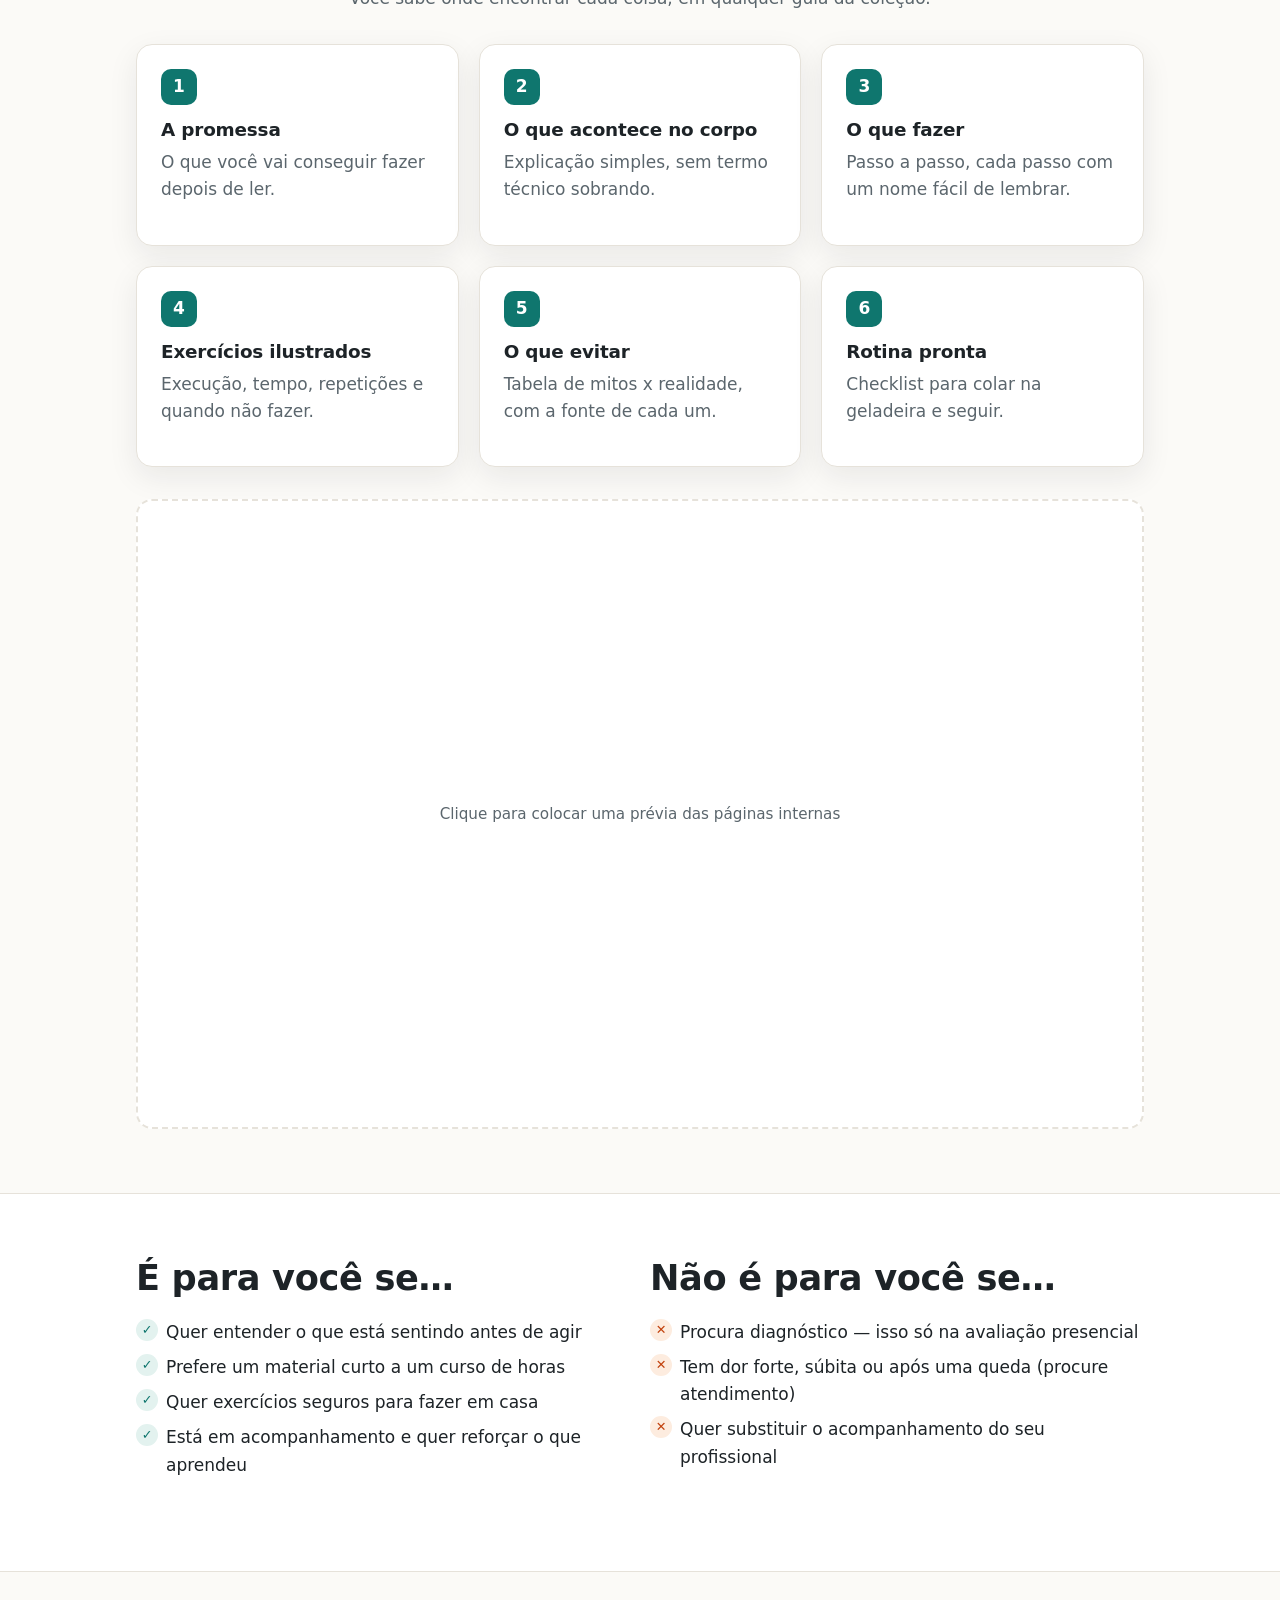
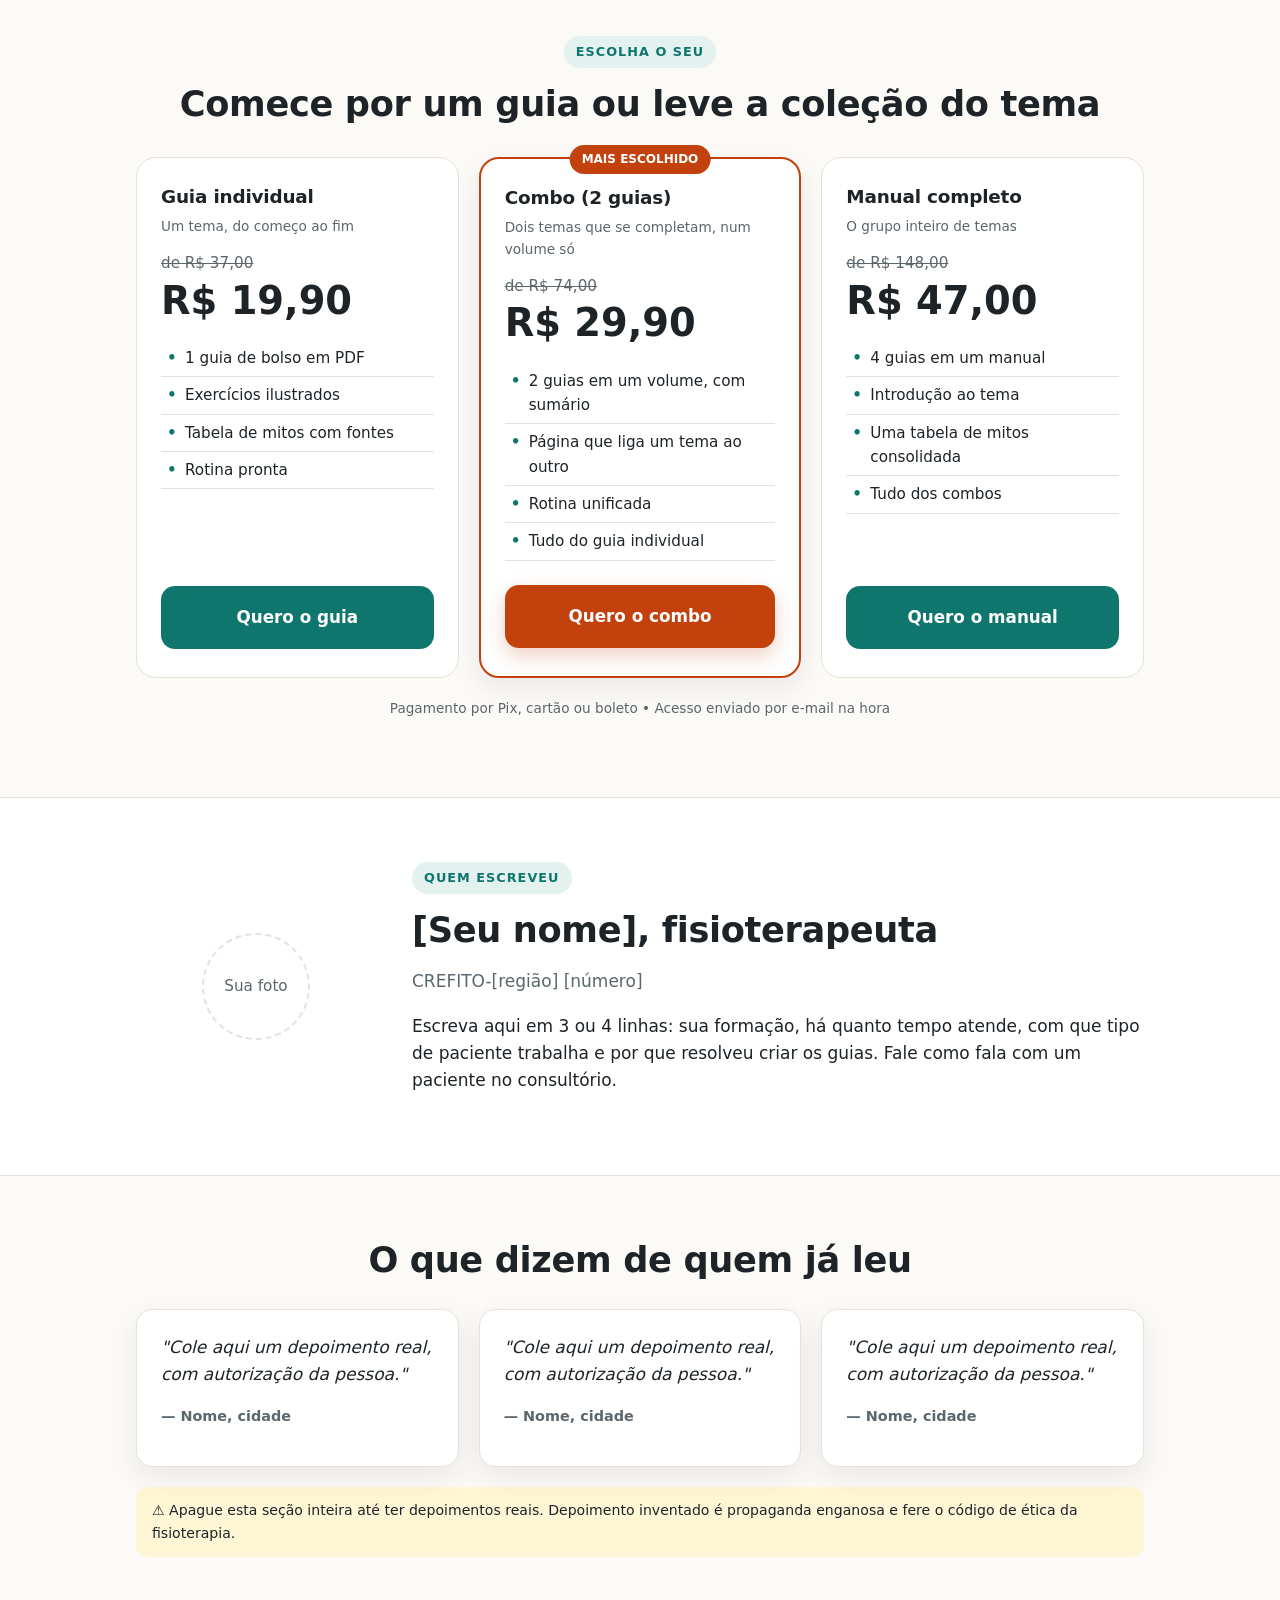
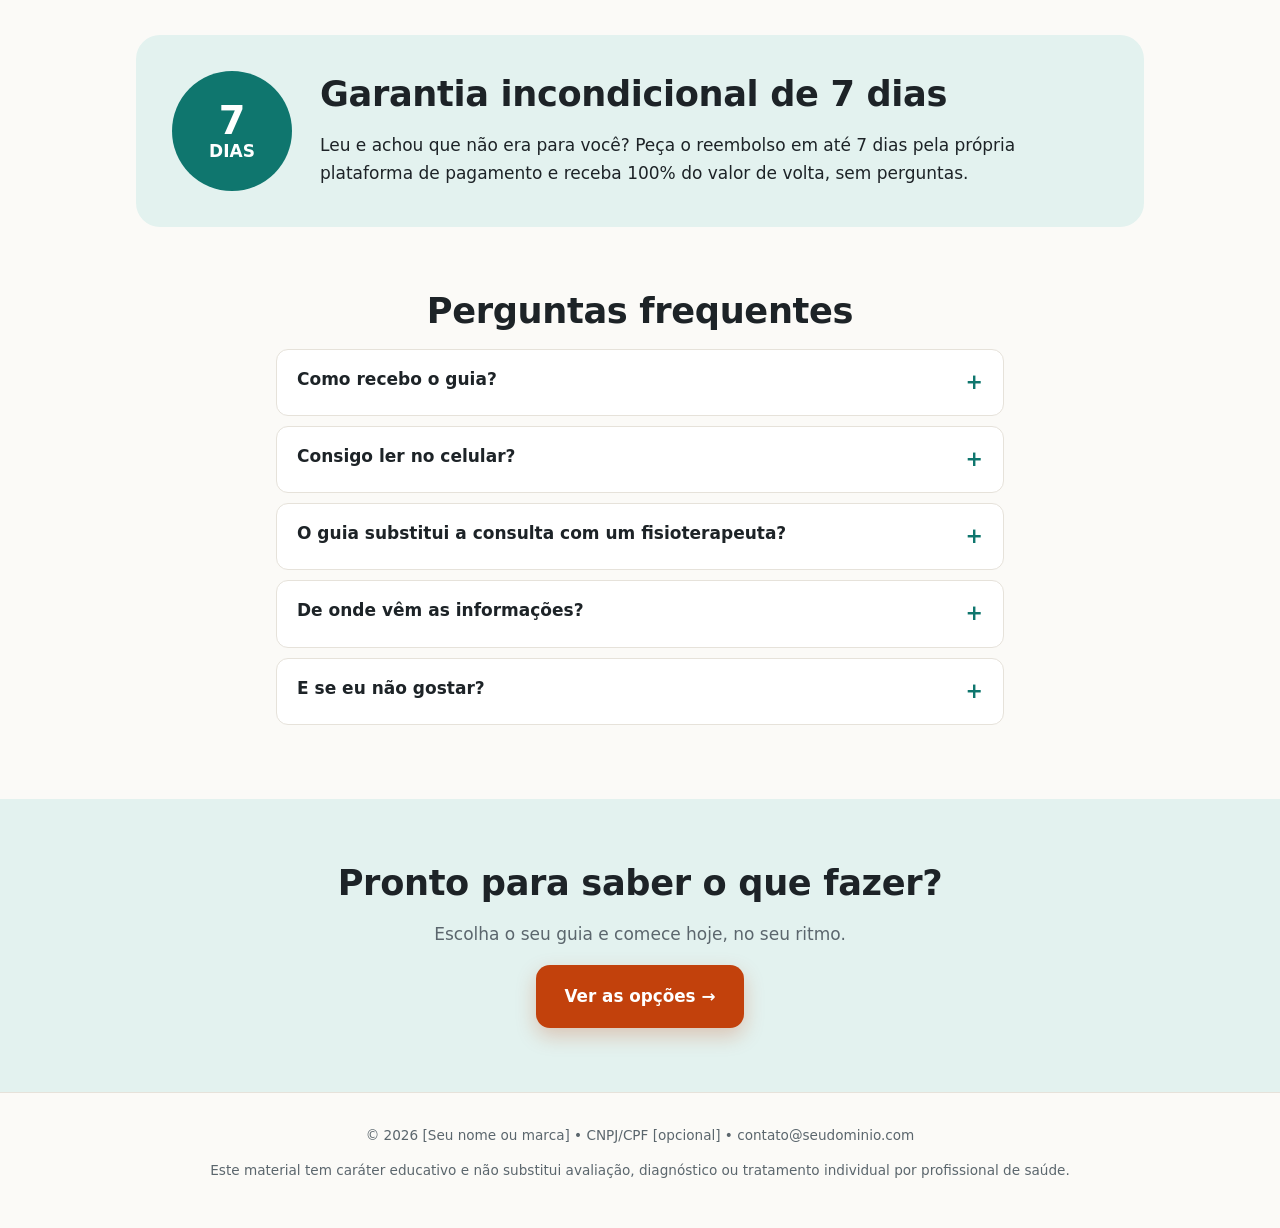
<file: pagina-guias-fisio.html>
<!DOCTYPE html>
<html lang="pt-BR">
<head>
<meta charset="UTF-8">
<meta name="viewport" content="width=device-width, initial-scale=1.0">
<title>Guias de Bolso de Fisioterapia</title>
<meta name="description" content="Guias ilustrados e diretos ao ponto, com exercícios, mitos desfeitos e rotina pronta — baseados em fontes que você pode conferir.">
<!--
=====================================================================
  COMO EDITAR ESTA PÁGINA  (leia uma vez)
=====================================================================
  1) Jeito fácil: abra o arquivo no navegador com  ?editar  no fim do
     endereço  (ex.: pagina-guias-fisio.html?editar ). Aparece uma
     barra no topo: clique em "Editar textos", mude o que quiser
     direto na página, clique nas imagens para trocar, e depois em
     "Baixar página pronta". O arquivo baixado é o que vai pro ar.
  2) Links de compra, preços e Pixel: mude no bloco CONFIG logo abaixo.
  3) Os parâmetros UTM do anúncio (utm_source, utm_campaign...) são
     repassados automaticamente para o link do checkout.
=====================================================================
-->
<script>
const CONFIG = {
  // Link do checkout de cada oferta (Hotmart, Kiwify, Eduzz, etc.)
  checkoutGuia:   "https://SEU-CHECKOUT.com/guia",
  checkoutCombo:  "https://SEU-CHECKOUT.com/combo",
  checkoutManual: "https://SEU-CHECKOUT.com/manual",
  // ID do Pixel da Meta (deixe "" para não carregar)
  metaPixelId: "",
  // WhatsApp de suporte, só números com DDI e DDD (deixe "" para esconder o botão)
  whatsapp: ""
};
</script>
<style>
:root{
  --bg:#fbfaf7; --surface:#ffffff; --ink:#1d2327; --muted:#5b666d;
  --line:#e6e2da; --brand:#0f766e; --brand-ink:#ffffff; --brand-soft:#e3f2ef;
  --accent:#c2410c; --accent-soft:#fdecdf; --warn:#fff6d6;
  --radius:16px; --shadow:0 10px 30px rgba(20,30,40,.08);
}
@media (prefers-color-scheme: dark){
  :root:not([data-theme="light"]){
    --bg:#111517; --surface:#191e21; --ink:#eef1f2; --muted:#a3aeb4;
    --line:#2a3135; --brand:#2dd4bf; --brand-ink:#0b1b19; --brand-soft:#14302c;
    --accent:#fb923c; --accent-soft:#3a2416; --warn:#3a3313; --shadow:none;
  }
}
:root[data-theme="dark"]{
  --bg:#111517; --surface:#191e21; --ink:#eef1f2; --muted:#a3aeb4;
  --line:#2a3135; --brand:#2dd4bf; --brand-ink:#0b1b19; --brand-soft:#14302c;
  --accent:#fb923c; --accent-soft:#3a2416; --warn:#3a3313; --shadow:none;
}
*{box-sizing:border-box}
html{scroll-behavior:smooth}
body{margin:0;background:var(--bg);color:var(--ink);font:17px/1.6 system-ui,-apple-system,"Segoe UI",Roboto,sans-serif;-webkit-font-smoothing:antialiased}
img{max-width:100%;display:block}
.wrap{max-width:1040px;margin:0 auto;padding:0 16px}
section{padding:64px 0}
h1,h2,h3{line-height:1.15;margin:0 0 .5em;letter-spacing:-.01em}
h1{font-size:clamp(2rem,5vw,3.1rem)}
h2{font-size:clamp(1.6rem,3.6vw,2.2rem)}
h3{font-size:1.15rem}
p{margin:0 0 1em}
.muted{color:var(--muted)}
.eyebrow{display:inline-block;font-size:.8rem;font-weight:700;letter-spacing:.08em;text-transform:uppercase;color:var(--brand);background:var(--brand-soft);padding:6px 12px;border-radius:999px;margin-bottom:16px}
.center{text-align:center}
.btn{display:inline-flex;align-items:center;justify-content:center;gap:8px;background:var(--accent);color:#fff;font-weight:800;font-size:1.05rem;padding:18px 28px;border-radius:14px;text-decoration:none;box-shadow:0 8px 20px rgba(194,65,12,.25);transition:transform .15s}
.btn:hover{transform:translateY(-2px)}
.btn.alt{background:var(--brand);color:var(--brand-ink);box-shadow:none}
.btn.full{width:100%}
.small{font-size:.85rem}

/* barra de aviso */
.topbar{background:var(--ink);color:var(--bg);text-align:center;font-size:.9rem;font-weight:600;padding:10px 16px}

/* hero */
.hero{padding:48px 0 64px}
.hero-grid{display:grid;grid-template-columns:1.1fr .9fr;gap:40px;align-items:center}
.hero .lead{font-size:1.15rem;color:var(--muted)}
.checks{list-style:none;padding:0;margin:20px 0 28px}
.checks li{padding-left:30px;position:relative;margin-bottom:8px}
.checks li::before{content:"✓";position:absolute;left:0;top:0;width:22px;height:22px;border-radius:50%;background:var(--brand-soft);color:var(--brand);font-weight:900;font-size:.8rem;display:grid;place-items:center}
.img-slot{background:var(--surface);border:2px dashed var(--line);border-radius:var(--radius);aspect-ratio:4/5;display:grid;place-items:center;text-align:center;color:var(--muted);font-size:.95rem;padding:20px;overflow:hidden;position:relative}
.img-slot img{width:100%;height:100%;object-fit:cover;position:absolute;inset:0}
.img-slot.wide{aspect-ratio:16/10}
.img-slot.round{aspect-ratio:1;border-radius:50%;max-width:220px;margin:0 auto}
.img-slot.filled{border-style:solid}

/* cartões */
.grid3{display:grid;grid-template-columns:repeat(3,1fr);gap:20px}
.grid2{display:grid;grid-template-columns:repeat(2,1fr);gap:20px}
.card{background:var(--surface);border:1px solid var(--line);border-radius:var(--radius);padding:24px;box-shadow:var(--shadow)}
.num{width:36px;height:36px;border-radius:10px;background:var(--brand);color:var(--brand-ink);font-weight:800;display:grid;place-items:center;margin-bottom:14px}
.pain{background:var(--surface);border-top:1px solid var(--line);border-bottom:1px solid var(--line)}
.pain-list{list-style:none;padding:0;margin:24px auto 0;max-width:680px}
.pain-list li{background:var(--bg);border:1px solid var(--line);border-radius:12px;padding:14px 18px;margin-bottom:10px}

/* para quem */
.yes li::before{content:"✓"}
.no li::before{content:"✕";background:var(--accent-soft);color:var(--accent)}

/* ofertas */
.offers{display:grid;grid-template-columns:repeat(3,1fr);gap:20px;align-items:stretch;margin-top:32px}
.offer{background:var(--surface);border:1px solid var(--line);border-radius:20px;padding:28px 24px;display:flex;flex-direction:column;position:relative}
.offer.featured{border:2px solid var(--accent);box-shadow:var(--shadow)}
.badge{position:absolute;top:-14px;left:50%;transform:translateX(-50%);background:var(--accent);color:#fff;font-size:.75rem;font-weight:800;padding:5px 12px;border-radius:999px;white-space:nowrap}
.offer ul{list-style:none;padding:0;margin:16px 0 24px;flex:1}
.offer li{padding:6px 0 6px 24px;position:relative;border-bottom:1px solid var(--line);font-size:.95rem}
.offer li::before{content:"•";position:absolute;left:6px;color:var(--brand);font-weight:900}
.from{color:var(--muted);text-decoration:line-through;font-size:.95rem}
.price{font-size:2.4rem;font-weight:900;line-height:1;margin:6px 0 4px}
.price small{font-size:1rem;font-weight:700}

/* autor */
.author{display:grid;grid-template-columns:240px 1fr;gap:36px;align-items:center}

/* depoimentos */
.quote{font-style:italic}
.quote-by{font-style:normal;font-weight:700;font-size:.9rem;color:var(--muted)}
.note{background:var(--warn);border-radius:12px;padding:12px 16px;font-size:.88rem;margin-top:20px}

/* garantia */
.guarantee{display:flex;gap:28px;align-items:center;background:var(--brand-soft);border-radius:24px;padding:36px}
.seal{flex:0 0 120px;height:120px;border-radius:50%;background:var(--brand);color:var(--brand-ink);display:grid;place-items:center;text-align:center;font-weight:900;line-height:1.1}
.seal b{font-size:2.4rem;display:block}

/* FAQ */
details{background:var(--surface);border:1px solid var(--line);border-radius:12px;padding:16px 20px;margin-bottom:10px}
summary{font-weight:700;cursor:pointer;list-style:none;display:flex;justify-content:space-between;gap:12px}
summary::after{content:"+";font-size:1.3rem;color:var(--brand)}
details[open] summary::after{content:"–"}
details p{margin:12px 0 0;color:var(--muted)}

footer{border-top:1px solid var(--line);padding:32px 0;font-size:.85rem;color:var(--muted);text-align:center}

.wa{position:fixed;right:16px;bottom:16px;background:#25d366;color:#fff;border-radius:999px;padding:12px 18px;font-weight:800;text-decoration:none;box-shadow:0 6px 18px rgba(0,0,0,.2);display:none}

/* ===== modo edição (só aparece com ?editar no endereço) ===== */
.editbar{display:none;position:sticky;top:0;z-index:50;background:#111;color:#fff;padding:10px 16px;gap:8px;flex-wrap:wrap;align-items:center;font-size:.9rem}
.editbar button{background:#fff;color:#111;border:0;border-radius:8px;padding:8px 12px;font-weight:700;cursor:pointer}
.editbar button.on{background:#facc15}
.editbar span{opacity:.75;margin-left:auto}
body.editing [data-edit]{outline:1px dashed #facc15;outline-offset:3px;cursor:text}
body.editing .img-slot{cursor:pointer;outline:2px dashed #facc15}

@media (max-width:860px){
  .hero-grid,.author,.grid2{grid-template-columns:1fr}
  .grid3,.offers{grid-template-columns:1fr}
  .offer.featured{order:-1}
  .guarantee{flex-direction:column;text-align:center}
  section{padding:48px 0}
  .img-slot.hero-img{max-width:360px;margin:0 auto}
}
</style>
</head>
<body>

<div class="editbar" id="editbar">
  <button id="btnEdit">✏️ Editar textos</button>
  <button id="btnTheme">🌓 Tema</button>
  <button id="btnSave">⬇️ Baixar página pronta</button>
  <span>Clique nas imagens para trocar. Links e preços de checkout: bloco CONFIG no código.</span>
</div>

<div class="topbar" data-edit>🎉 Preço de lançamento — válido enquanto durar a primeira turma</div>

<!-- ============ HERO ============ -->
<header class="hero">
  <div class="wrap hero-grid">
    <div>
      <span class="eyebrow" data-edit>Guias de bolso de fisioterapia</span>
      <h1 data-edit>Saiba exatamente o que fazer pela sua dor — em um guia que cabe no bolso</h1>
      <p class="lead" data-edit>Guias curtos, ilustrados e diretos ao ponto, escritos por fisioterapeuta, com cada informação ligada a uma fonte que você pode conferir.</p>
      <ul class="checks">
        <li data-edit>3 a 5 exercícios ilustrados, com execução e repetições</li>
        <li data-edit>Os mitos mais comuns desfeitos, com a fonte ao lado</li>
        <li data-edit>Rotina pronta para seguir no dia a dia</li>
        <li data-edit>PDF no celular: leia onde estiver</li>
      </ul>
      <a class="btn cta" href="#ofertas" data-edit>Quero meu guia →</a>
      <p class="small muted" style="margin-top:12px" data-edit>Acesso imediato por e-mail • Compra segura • Garantia de 7 dias</p>
    </div>
    <div class="img-slot hero-img" data-img>Clique para colocar o mockup do guia<br>(capa em 3D ou foto do celular)</div>
  </div>
</header>

<!-- ============ DOR ============ -->
<section class="pain">
  <div class="wrap center">
    <h2 data-edit>Você já passou por isso?</h2>
    <ul class="pain-list" style="text-align:left">
      <li data-edit>Pesquisou sua dor na internet e saiu com cinco respostas diferentes</li>
      <li data-edit>Recebeu uma folha de exercícios e não lembra como fazer nenhum</li>
      <li data-edit>Não sabe se deve descansar, alongar ou fortalecer</li>
      <li data-edit>Ouviu um conselho de alguém e ficou na dúvida se era verdade</li>
    </ul>
    <p style="margin-top:24px" data-edit><strong>O guia de bolso resolve isso:</strong> uma coisa de cada vez, na ordem certa, sem enrolação.</p>
  </div>
</section>

<!-- ============ O QUE TEM DENTRO ============ -->
<section>
  <div class="wrap">
    <div class="center">
      <span class="eyebrow" data-edit>O que tem dentro</span>
      <h2 data-edit>Todo guia segue os mesmos 6 blocos</h2>
      <p class="muted" data-edit>Você sabe onde encontrar cada coisa, em qualquer guia da coleção.</p>
    </div>
    <div class="grid3" style="margin-top:32px">
      <div class="card"><div class="num">1</div><h3 data-edit>A promessa</h3><p class="muted" data-edit>O que você vai conseguir fazer depois de ler.</p></div>
      <div class="card"><div class="num">2</div><h3 data-edit>O que acontece no corpo</h3><p class="muted" data-edit>Explicação simples, sem termo técnico sobrando.</p></div>
      <div class="card"><div class="num">3</div><h3 data-edit>O que fazer</h3><p class="muted" data-edit>Passo a passo, cada passo com um nome fácil de lembrar.</p></div>
      <div class="card"><div class="num">4</div><h3 data-edit>Exercícios ilustrados</h3><p class="muted" data-edit>Execução, tempo, repetições e quando não fazer.</p></div>
      <div class="card"><div class="num">5</div><h3 data-edit>O que evitar</h3><p class="muted" data-edit>Tabela de mitos x realidade, com a fonte de cada um.</p></div>
      <div class="card"><div class="num">6</div><h3 data-edit>Rotina pronta</h3><p class="muted" data-edit>Checklist para colar na geladeira e seguir.</p></div>
    </div>
    <div class="img-slot wide" data-img style="margin-top:32px">Clique para colocar uma prévia das páginas internas</div>
  </div>
</section>

<!-- ============ PARA QUEM ============ -->
<section style="background:var(--surface);border-top:1px solid var(--line);border-bottom:1px solid var(--line)">
  <div class="wrap grid2">
    <div>
      <h2 data-edit>É para você se…</h2>
      <ul class="checks yes">
        <li data-edit>Quer entender o que está sentindo antes de agir</li>
        <li data-edit>Prefere um material curto a um curso de horas</li>
        <li data-edit>Quer exercícios seguros para fazer em casa</li>
        <li data-edit>Está em acompanhamento e quer reforçar o que aprendeu</li>
      </ul>
    </div>
    <div>
      <h2 data-edit>Não é para você se…</h2>
      <ul class="checks no">
        <li data-edit>Procura diagnóstico — isso só na avaliação presencial</li>
        <li data-edit>Tem dor forte, súbita ou após uma queda (procure atendimento)</li>
        <li data-edit>Quer substituir o acompanhamento do seu profissional</li>
      </ul>
    </div>
  </div>
</section>

<!-- ============ OFERTAS ============ -->
<section id="ofertas">
  <div class="wrap">
    <div class="center">
      <span class="eyebrow" data-edit>Escolha o seu</span>
      <h2 data-edit>Comece por um guia ou leve a coleção do tema</h2>
    </div>
    <div class="offers">
      <div class="offer">
        <h3 data-edit>Guia individual</h3>
        <p class="muted small" data-edit>Um tema, do começo ao fim</p>
        <span class="from" data-edit>de R$ 37,00</span>
        <div class="price" data-edit>R$ 19,90</div>
        <ul>
          <li data-edit>1 guia de bolso em PDF</li>
          <li data-edit>Exercícios ilustrados</li>
          <li data-edit>Tabela de mitos com fontes</li>
          <li data-edit>Rotina pronta</li>
        </ul>
        <a class="btn alt full" data-checkout="checkoutGuia" href="#" data-edit>Quero o guia</a>
      </div>
      <div class="offer featured">
        <span class="badge" data-edit>MAIS ESCOLHIDO</span>
        <h3 data-edit>Combo (2 guias)</h3>
        <p class="muted small" data-edit>Dois temas que se completam, num volume só</p>
        <span class="from" data-edit>de R$ 74,00</span>
        <div class="price" data-edit>R$ 29,90</div>
        <ul>
          <li data-edit>2 guias em um volume, com sumário</li>
          <li data-edit>Página que liga um tema ao outro</li>
          <li data-edit>Rotina unificada</li>
          <li data-edit>Tudo do guia individual</li>
        </ul>
        <a class="btn full" data-checkout="checkoutCombo" href="#" data-edit>Quero o combo</a>
      </div>
      <div class="offer">
        <h3 data-edit>Manual completo</h3>
        <p class="muted small" data-edit>O grupo inteiro de temas</p>
        <span class="from" data-edit>de R$ 148,00</span>
        <div class="price" data-edit>R$ 47,00</div>
        <ul>
          <li data-edit>4 guias em um manual</li>
          <li data-edit>Introdução ao tema</li>
          <li data-edit>Uma tabela de mitos consolidada</li>
          <li data-edit>Tudo dos combos</li>
        </ul>
        <a class="btn alt full" data-checkout="checkoutManual" href="#" data-edit>Quero o manual</a>
      </div>
    </div>
    <p class="center small muted" style="margin-top:20px" data-edit>Pagamento por Pix, cartão ou boleto • Acesso enviado por e-mail na hora</p>
  </div>
</section>

<!-- ============ AUTOR ============ -->
<section style="background:var(--surface);border-top:1px solid var(--line);border-bottom:1px solid var(--line)">
  <div class="wrap author">
    <div class="img-slot round" data-img>Sua foto</div>
    <div>
      <span class="eyebrow" data-edit>Quem escreveu</span>
      <h2 data-edit>[Seu nome], fisioterapeuta</h2>
      <p class="muted" data-edit>CREFITO-[região] [número]</p>
      <p data-edit>Escreva aqui em 3 ou 4 linhas: sua formação, há quanto tempo atende, com que tipo de paciente trabalha e por que resolveu criar os guias. Fale como fala com um paciente no consultório.</p>
    </div>
  </div>
</section>

<!-- ============ DEPOIMENTOS ============ -->
<section>
  <div class="wrap">
    <h2 class="center" data-edit>O que dizem de quem já leu</h2>
    <div class="grid3" style="margin-top:28px">
      <div class="card"><p class="quote" data-edit>"Cole aqui um depoimento real, com autorização da pessoa."</p><p class="quote-by" data-edit>— Nome, cidade</p></div>
      <div class="card"><p class="quote" data-edit>"Cole aqui um depoimento real, com autorização da pessoa."</p><p class="quote-by" data-edit>— Nome, cidade</p></div>
      <div class="card"><p class="quote" data-edit>"Cole aqui um depoimento real, com autorização da pessoa."</p><p class="quote-by" data-edit>— Nome, cidade</p></div>
    </div>
    <p class="note" data-edit>⚠️ Apague esta seção inteira até ter depoimentos reais. Depoimento inventado é propaganda enganosa e fere o código de ética da fisioterapia.</p>
  </div>
</section>

<!-- ============ GARANTIA ============ -->
<section style="padding-top:0">
  <div class="wrap">
    <div class="guarantee">
      <div class="seal"><div><b>7</b>DIAS</div></div>
      <div>
        <h2 data-edit>Garantia incondicional de 7 dias</h2>
        <p style="margin:0" data-edit>Leu e achou que não era para você? Peça o reembolso em até 7 dias pela própria plataforma de pagamento e receba 100% do valor de volta, sem perguntas.</p>
      </div>
    </div>
  </div>
</section>

<!-- ============ FAQ ============ -->
<section style="padding-top:0">
  <div class="wrap" style="max-width:760px">
    <h2 class="center" data-edit>Perguntas frequentes</h2>
    <details><summary data-edit>Como recebo o guia?</summary><p data-edit>Assim que o pagamento é aprovado, você recebe um e-mail com o acesso ao PDF. No Pix e no cartão é na hora; no boleto, em até 2 dias úteis.</p></details>
    <details><summary data-edit>Consigo ler no celular?</summary><p data-edit>Sim. O guia foi feito em formato de bolso justamente para ficar confortável na tela do celular, e também pode ser impresso.</p></details>
    <details><summary data-edit>O guia substitui a consulta com um fisioterapeuta?</summary><p data-edit>Não. É um material educativo. Se a dor for forte, persistente ou vier com outros sintomas, procure avaliação presencial.</p></details>
    <details><summary data-edit>De onde vêm as informações?</summary><p data-edit>Cada mito e cada número do guia traz o nome da fonte — diretriz, estudo ou instituição — para você conferir se quiser.</p></details>
    <details><summary data-edit>E se eu não gostar?</summary><p data-edit>Você tem 7 dias para pedir o reembolso integral pela plataforma de pagamento.</p></details>
  </div>
</section>

<!-- ============ CTA FINAL ============ -->
<section class="center" style="background:var(--brand-soft)">
  <div class="wrap" style="max-width:720px">
    <h2 data-edit>Pronto para saber o que fazer?</h2>
    <p class="muted" data-edit>Escolha o seu guia e comece hoje, no seu ritmo.</p>
    <a class="btn cta" href="#ofertas" data-edit>Ver as opções →</a>
  </div>
</section>

<footer>
  <div class="wrap">
    <p data-edit>© 2026 [Seu nome ou marca] • CNPJ/CPF [opcional] • contato@seudominio.com</p>
    <p data-edit>Este material tem caráter educativo e não substitui avaliação, diagnóstico ou tratamento individual por profissional de saúde.</p>
  </div>
</footer>

<a class="wa" id="wa" href="#" target="_blank" rel="noopener">💬 Dúvidas? WhatsApp</a>

<script>
(function(){
  // --- repassa UTMs do anúncio para os links de checkout ---
  const qs = new URLSearchParams(location.search);
  qs.delete('editar');
  const extra = qs.toString();
  document.querySelectorAll('[data-checkout]').forEach(a=>{
    const base = CONFIG[a.dataset.checkout];
    if(!base) return;
    a.href = extra ? base + (base.includes('?') ? '&' : '?') + extra : base;
    a.addEventListener('click',()=>{ if(window.fbq) fbq('track','InitiateCheckout'); });
  });

  // --- WhatsApp ---
  if(CONFIG.whatsapp){
    const wa = document.getElementById('wa');
    wa.href = 'https://wa.me/' + CONFIG.whatsapp;
    wa.style.display = 'inline-flex';
  }

  // --- Pixel da Meta ---
  if(CONFIG.metaPixelId){
    !function(f,b,e,v,n,t,s){if(f.fbq)return;n=f.fbq=function(){n.callMethod?
    n.callMethod.apply(n,arguments):n.queue.push(arguments)};if(!f._fbq)f._fbq=n;
    n.push=n;n.loaded=!0;n.version='2.0';n.queue=[];t=b.createElement(e);t.async=!0;
    t.src=v;s=b.getElementsByTagName(e)[0];s.parentNode.insertBefore(t,s)}(window,
    document,'script','https://connect.facebook.net/en_US/fbevents.js');
    fbq('init', CONFIG.metaPixelId); fbq('track','PageView');
  }

  // --- modo edição ---
  if(!new URLSearchParams(location.search).has('editar')) return;
  const bar = document.getElementById('editbar');
  bar.style.display = 'flex';
  const btnEdit = document.getElementById('btnEdit');
  let on = false;
  btnEdit.onclick = ()=>{
    on = !on;
    document.body.classList.toggle('editing', on);
    btnEdit.classList.toggle('on', on);
    btnEdit.textContent = on ? '✅ Terminar edição' : '✏️ Editar textos';
    document.querySelectorAll('[data-edit]').forEach(el=>{
      if(on) el.setAttribute('contenteditable','true'); else el.removeAttribute('contenteditable');
    });
  };
  // links não navegam enquanto edita
  document.addEventListener('click',e=>{
    if(on && e.target.closest('a')) e.preventDefault();
  },true);

  // trocar imagens
  document.querySelectorAll('[data-img]').forEach(slot=>{
    slot.addEventListener('click',()=>{
      const inp = document.createElement('input');
      inp.type='file'; inp.accept='image/*';
      inp.onchange = ()=>{
        const f = inp.files[0]; if(!f) return;
        const r = new FileReader();
        r.onload = ()=>{ slot.innerHTML = '<img alt="" src="'+r.result+'">'; slot.classList.add('filled'); };
        r.readAsDataURL(f);
      };
      inp.click();
    });
  });

  // tema claro/escuro para conferir
  document.getElementById('btnTheme').onclick = ()=>{
    const r = document.documentElement;
    r.dataset.theme = r.dataset.theme === 'dark' ? 'light' : 'dark';
  };

  // baixar a página já editada, limpa
  document.getElementById('btnSave').onclick = ()=>{
    const clone = document.documentElement.cloneNode(true);
    clone.removeAttribute('data-theme');
    clone.querySelectorAll('[contenteditable]').forEach(el=>el.removeAttribute('contenteditable'));
    clone.querySelector('body').classList.remove('editing');
    const eb = clone.querySelector('#editbar'); if(eb) eb.removeAttribute('style');
    const wa = clone.querySelector('#wa'); if(wa){ wa.removeAttribute('style'); wa.setAttribute('href','#'); }
    clone.querySelectorAll('[data-checkout]').forEach(a=>a.setAttribute('href','#'));
    const html = '<!DOCTYPE html>\n' + clone.outerHTML;
    const blob = new Blob([html],{type:'text/html'});
    const a = document.createElement('a');
    a.href = URL.createObjectURL(blob);
    a.download = 'index.html';
    a.click();
  };
})();
</script>
</body>
</html>
</file>
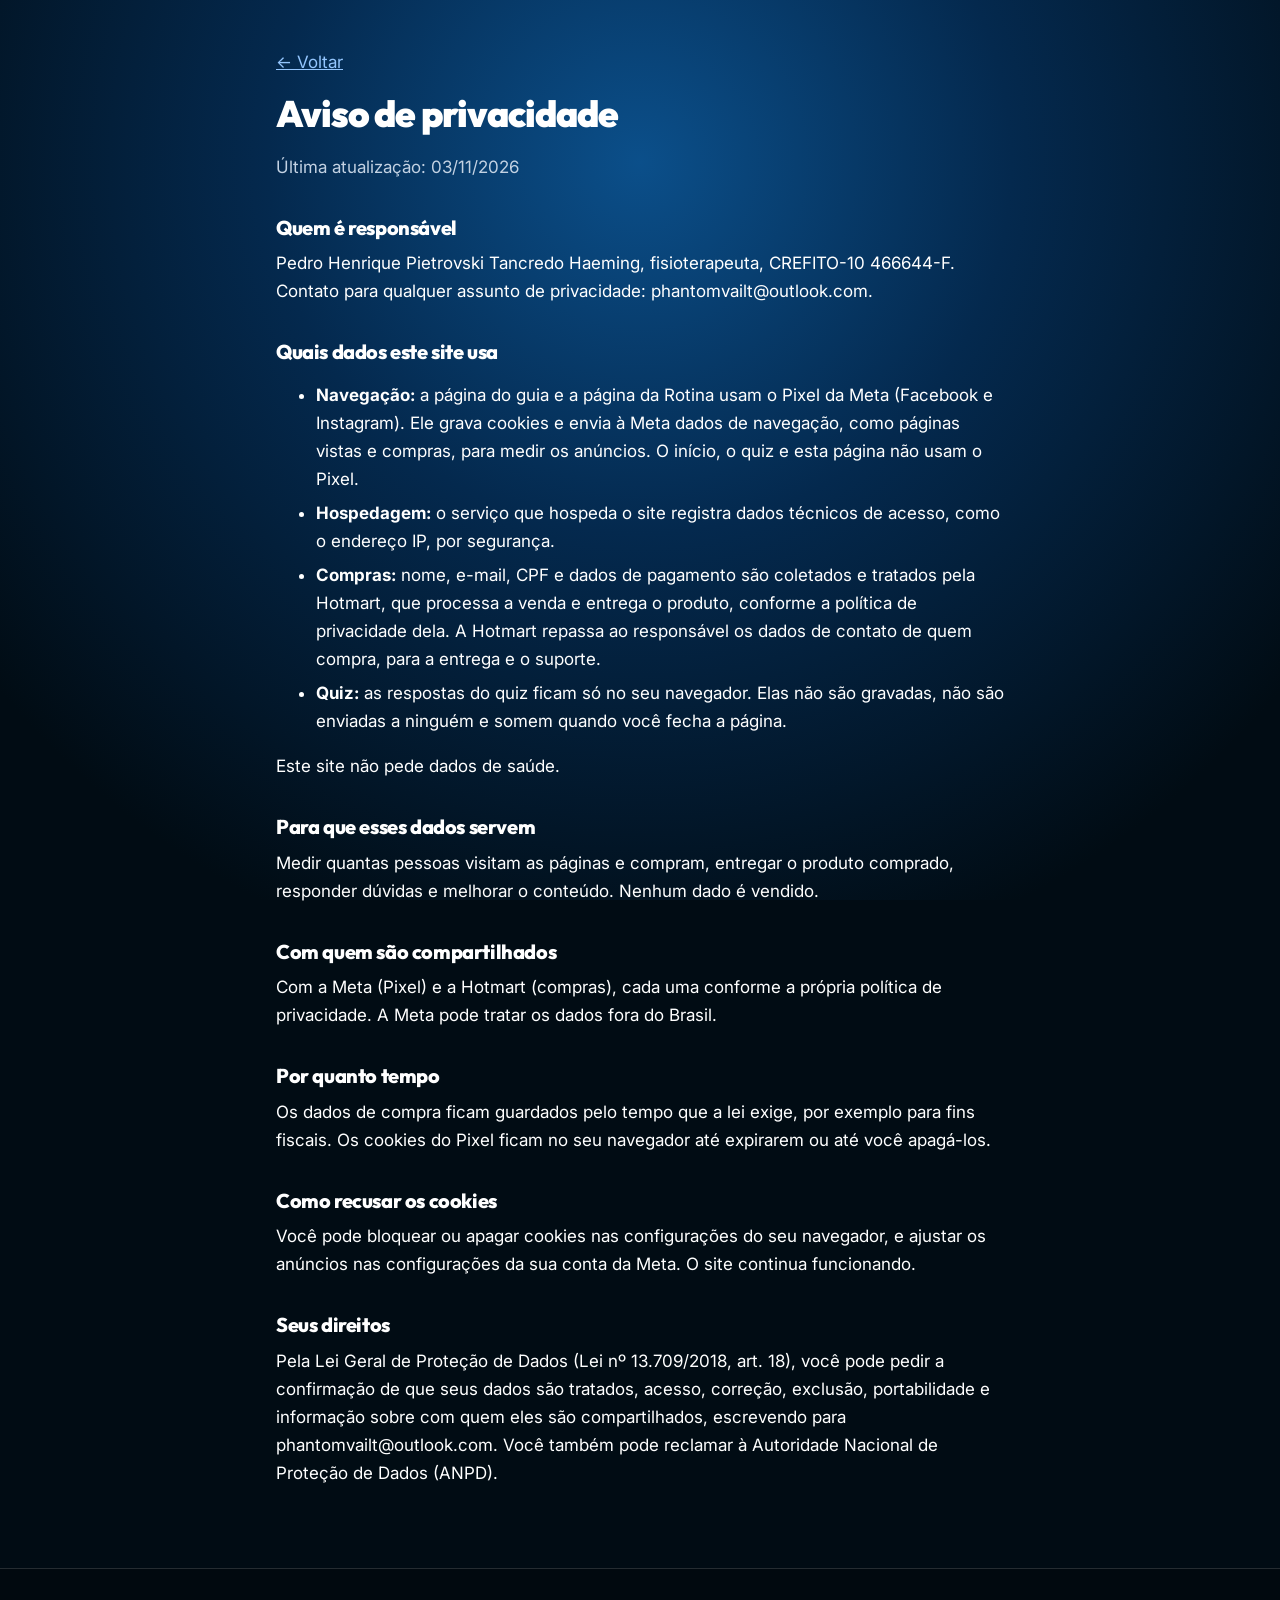
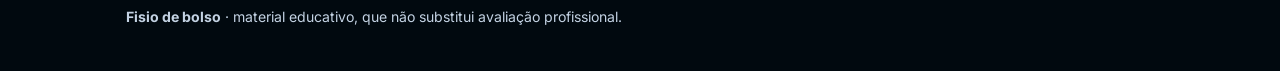
<file: privacidade.html>
<!DOCTYPE html>
<html lang="pt-BR">
<head>
<script>if(location.hostname.endsWith("github.io")){location.replace("https://fisiodebolso.pages.dev"+location.pathname.replace(/^\/guias-fisio/,"")+location.search+location.hash)}</script>
<meta charset="UTF-8">
<meta name="viewport" content="width=device-width, initial-scale=1.0, viewport-fit=cover">
<title>Privacidade — Fisio de bolso</title>
<link rel="stylesheet" href="estilo.css">
<script src="produtos.js"></script>
<style>
.doc{padding-block:48px 64px}
.doc h1{font-size:clamp(1.7rem,4vw,2.3rem)}
.doc h2{font-size:1.25rem;margin-top:1.8em}
.doc li{margin:6px 0}
</style>
<link rel="preconnect" href="https://fonts.googleapis.com"><link rel="preconnect" href="https://fonts.gstatic.com" crossorigin><link href="https://fonts.googleapis.com/css2?family=Outfit:wght@400;700;800;900&family=Inter:wght@400;500;700&family=Manrope:wght@500;700&family=Galada&display=swap" rel="stylesheet">
<link rel="stylesheet" href="soda.css">
</head>
<body>
<main class="doc">
  <div class="wrap narrow">
    <p><a href="index.html">← Voltar</a></p>
    <h1>Aviso de privacidade</h1>
    <p class="muted">Última atualização: 03/11/2026</p>

    <h2>Quem é responsável</h2>
    <p><span data-fv="autor">Pedro Henrique Pietrovski Tancredo Haeming</span>, fisioterapeuta, <span data-fv="crefito">CREFITO-10 466644-F</span>. Contato para qualquer assunto de privacidade: <span data-fv="email">phantomvailt@outlook.com</span>.</p>

    <h2>Quais dados este site usa</h2>
    <ul>
      <li><b>Navegação:</b> a página do guia e a página da Rotina usam o Pixel da Meta (Facebook e Instagram). Ele grava cookies e envia à Meta dados de navegação, como páginas vistas e compras, para medir os anúncios. O início, o quiz e esta página não usam o Pixel.</li>
      <li><b>Hospedagem:</b> o serviço que hospeda o site registra dados técnicos de acesso, como o endereço IP, por segurança.</li>
      <li><b>Compras:</b> nome, e-mail, CPF e dados de pagamento são coletados e tratados pela Hotmart, que processa a venda e entrega o produto, conforme a política de privacidade dela. A Hotmart repassa ao responsável os dados de contato de quem compra, para a entrega e o suporte.</li>
      <li><b>Quiz:</b> as respostas do quiz ficam só no seu navegador. Elas não são gravadas, não são enviadas a ninguém e somem quando você fecha a página.</li>
    </ul>
    <p>Este site não pede dados de saúde.</p>

    <h2>Para que esses dados servem</h2>
    <p>Medir quantas pessoas visitam as páginas e compram, entregar o produto comprado, responder dúvidas e melhorar o conteúdo. Nenhum dado é vendido.</p>

    <h2>Com quem são compartilhados</h2>
    <p>Com a Meta (Pixel) e a Hotmart (compras), cada uma conforme a própria política de privacidade. A Meta pode tratar os dados fora do Brasil.</p>

    <h2>Por quanto tempo</h2>
    <p>Os dados de compra ficam guardados pelo tempo que a lei exige, por exemplo para fins fiscais. Os cookies do Pixel ficam no seu navegador até expirarem ou até você apagá-los.</p>

    <h2>Como recusar os cookies</h2>
    <p>Você pode bloquear ou apagar cookies nas configurações do seu navegador, e ajustar os anúncios nas configurações da sua conta da Meta. O site continua funcionando.</p>

    <h2>Seus direitos</h2>
    <p>Pela Lei Geral de Proteção de Dados (Lei nº 13.709/2018, art. 18), você pode pedir a confirmação de que seus dados são tratados, acesso, correção, exclusão, portabilidade e informação sobre com quem eles são compartilhados, escrevendo para <span data-fv="email">phantomvailt@outlook.com</span>. Você também pode reclamar à Autoridade Nacional de Proteção de Dados (ANPD).</p>
  </div>
</main>
<footer><div class="wrap"><p><b data-fv="marca">Fisio de bolso</b> · material educativo, que não substitui avaliação profissional.</p></div></footer>
<script>
(function(){
  var FV = window.FV || {};
  ["marca","autor","crefito","email"].forEach(function(k){ if (FV[k]) document.querySelectorAll('[data-fv="' + k + '"]').forEach(function(el){ el.textContent = FV[k]; }); });
  if (FV.marca) document.title = "Privacidade — " + FV.marca;
})();
</script>
<script src="soda.js" defer></script>
</body>
</html>
</file>
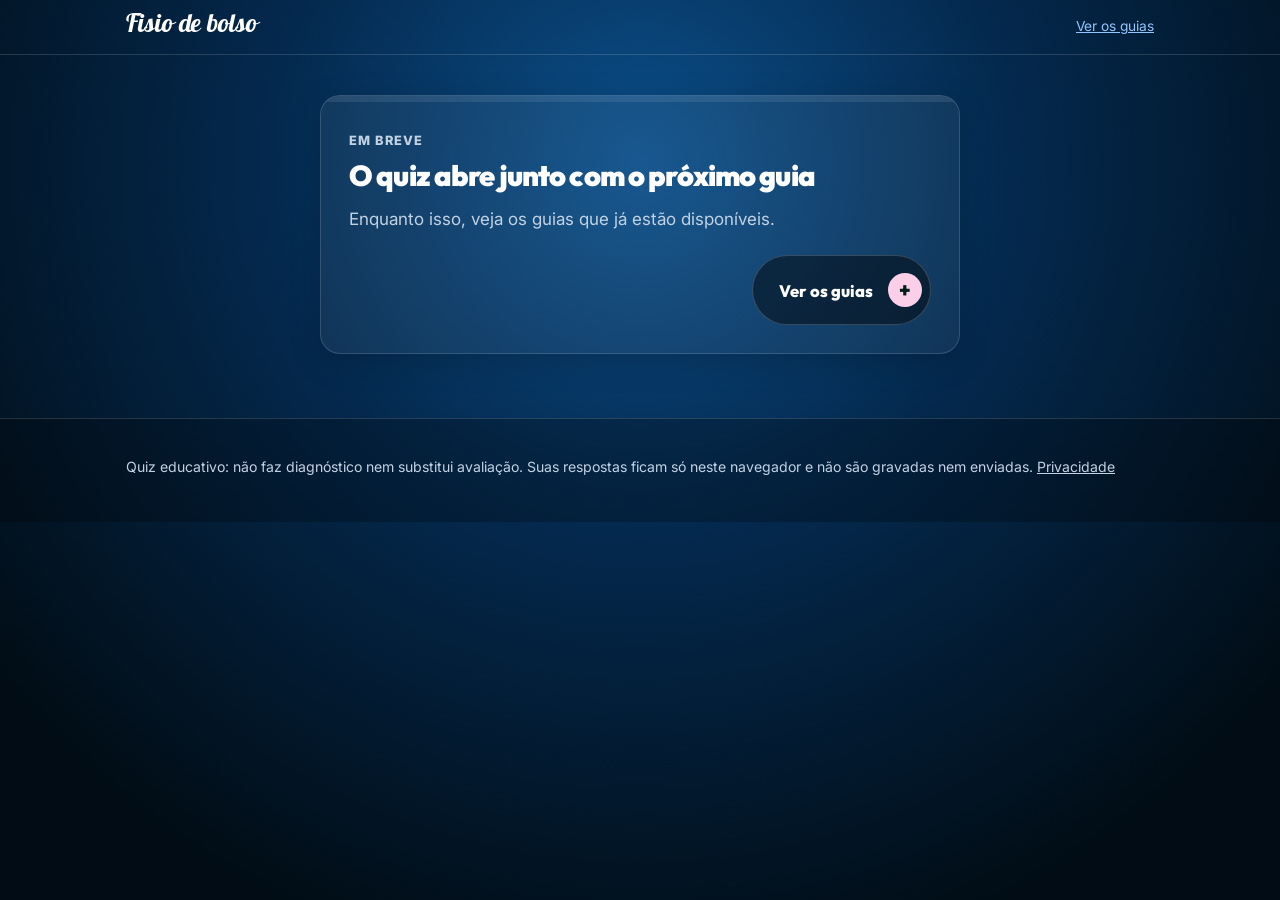
<file: quiz.html>
<!DOCTYPE html>
<html lang="pt-BR">
<head>
<script>if(location.hostname.endsWith("github.io")){location.replace("https://fisiodebolso.pages.dev"+location.pathname.replace(/^\/guias-fisio/,"")+location.search+location.hash)}</script>
<meta charset="UTF-8">
<meta name="viewport" content="width=device-width, initial-scale=1.0, viewport-fit=cover">
<meta name="robots" content="noindex">
<title>Qual guia combina com você? — Fisio de bolso</title>
<meta name="description" content="Até seis perguntas rápidas para descobrir qual guia de fisioterapia combina com você. Educativo, sem diagnóstico.">
<!--
  QUIZ — rápido e educativo (não é avaliação clínica nem diagnóstico)
  - Liga e desliga em produtos.js (quizAtivo). Para testar desligado: quiz.html#teste
  - As respostas ficam só no navegador: nada é gravado nem enviado.
    Por isso esta página NÃO carrega o Pixel da Meta (sintoma é dado de saúde).
  - Avaliação individual: o presencial vem primeiro; a teleconsulta aparece como opção para
    quem não consegue ir (Res. COFFITO nº 619/2025) e sem o valor (Código de Ética, art. 40, I).
-->
<link rel="stylesheet" href="estilo.css">
<script src="produtos.js"></script>
<style>
/* Layout: uma pergunta por tela, cartão central, barra de progresso fina no topo do cartão */
body{min-height:100vh}
.top{border-bottom:1px solid var(--line)}
.top .wrap{display:flex;justify-content:space-between;align-items:center;padding-block:14px;gap:12px}
.brand{font-weight:900;color:var(--ink);text-decoration:none}
.stage{padding-block:40px 64px}
.qcard{max-width:640px;margin:0 auto;background:var(--surface);border:1px solid var(--line);border-radius:20px;box-shadow:var(--shadow);overflow:hidden}
.pbar{height:6px;background:var(--raise)}
.pbar i{display:block;height:100%;background:var(--brand);width:0;transition:width .25s}
.qbody{padding:28px}
.qbody h1,.qbody h2{font-size:clamp(1.4rem,3.4vw,1.8rem);outline:none}
.kicker{font-size:.8rem;font-weight:800;letter-spacing:.08em;text-transform:uppercase;color:var(--muted);margin-bottom:8px}
.opts{display:flex;flex-direction:column;gap:10px;margin-top:18px}
.opt{display:flex;gap:12px;align-items:flex-start;text-align:left;width:100%;background:var(--bg);border:1.5px solid var(--line);border-radius:14px;padding:14px 16px;font:inherit;color:var(--ink);cursor:pointer}
.opt:hover{border-color:var(--brand)}
.opt[aria-pressed="true"],.opt.checked{border-color:var(--brand);background:var(--brand-soft)}
.opt .box{flex:0 0 22px;height:22px;border-radius:6px;border:2px solid var(--line);margin-top:2px;display:grid;place-items:center;font-size:.8rem;font-weight:900;color:var(--brand-ink)}
.opt.checked .box{background:var(--brand);border-color:var(--brand)}
.group-title{font-weight:800;margin:20px 0 4px}
.group-title.danger{color:var(--danger)}
.row{display:flex;justify-content:space-between;gap:10px;margin-top:22px;flex-wrap:wrap}
.linkbtn{background:none;border:0;color:var(--muted);font:inherit;font-weight:700;cursor:pointer;padding:10px 0}
.res-alert{border-radius:14px;padding:18px;margin-top:14px}
.res-alert.danger{background:var(--danger-soft);border:1px solid var(--danger)}
.res-alert.warn{background:var(--warn);border:1px solid var(--warn-line)}
.rec{border:1px solid var(--line);border-radius:14px;padding:16px;margin-top:12px;background:var(--bg)}
.rec h3{margin:6px 0 4px}
.rec .price{font-weight:900}
.rec .btn{margin-top:10px}
.label{font-size:.75rem;font-weight:800;letter-spacing:.06em;text-transform:uppercase;color:var(--muted)}
.label.main{color:var(--brand)}
.fine{font-size:.82rem;color:var(--muted);margin-top:18px}
.fine a{color:var(--muted)}
@media (prefers-reduced-motion: reduce){.pbar i{transition:none}}
</style>
<link rel="preconnect" href="https://fonts.googleapis.com"><link rel="preconnect" href="https://fonts.gstatic.com" crossorigin><link href="https://fonts.googleapis.com/css2?family=Outfit:wght@400;700;800;900&family=Inter:wght@400;500;700&family=Manrope:wght@500;700&family=Galada&display=swap" rel="stylesheet">
<link rel="stylesheet" href="soda.css">
</head>
<body>
<div class="preview-banner" id="previewBanner" hidden>Prévia: o quiz aparece ligado só para você testar.</div>
<header class="top"><div class="wrap"><a class="brand" href="index.html" id="brand">Fisio de bolso</a><a class="small" href="index.html#guias">Ver os guias</a></div></header>
<main class="stage">
  <div class="wrap">
    <div class="qcard">
      <div class="pbar" aria-hidden="true"><i id="pbar"></i></div>
      <div class="qbody" id="screen" aria-live="polite"></div>
    </div>
  </div>
</main>
<footer><div class="wrap"><p>Quiz educativo: não faz diagnóstico nem substitui avaliação. Suas respostas ficam só neste navegador e não são gravadas nem enviadas. <a href="privacidade.html">Privacidade</a></p></div></footer>

<script>
(function(){
  "use strict";
  var FV = window.FV || {};
  var $s = document.getElementById("screen"), $p = document.getElementById("pbar");
  function esc(s){ return String(s == null ? "" : s).replace(/[&<>"']/g, function(c){ return {"&":"&amp;","<":"&lt;",">":"&gt;",'"':"&quot;","'":"&#39;"}[c]; }); }
  if (FV.marca){ document.getElementById("brand").textContent = FV.marca; document.title = "Qual guia combina com você? — " + FV.marca; }
  if (FV.previa) document.getElementById("previewBanner").hidden = false;

  var FONTES = {
    nhs: '<a href="https://wellbeing.wmas.nhs.uk/wp-content/uploads/2026/02/MSKL007-Back-pain-information-leaflet-Information-Sheet.pdf" target="_blank" rel="noopener">NHS, folheto sobre dor nas costas</a>',
    ifompt: '<a href="https://doi.org/10.2519/jospt.2020.9971" target="_blank" rel="noopener">IFOMPT, Finucane et al., 2020</a>',
    coracao: '<a href="https://www.england.nhs.uk/south-east/2020/05/19/nhs-urges-the-public-to-know-the-symptoms-of-heart-attacks-and-to-get-urgent-help-if-they-experience-them/" target="_blank" rel="noopener">NHS, sintomas de infarto</a>',
    oms: '<a href="https://www.who.int/news/item/07-12-2023-who-releases-guidelines-on-chronic-low-back-pain" target="_blank" rel="noopener">OMS, diretriz sobre dor lombar crônica (2023)</a>'
  };

  var ALERTAS = {
    emergencia: [
      ["urina", "Perda de controle da urina ou das fezes, ou dificuldade nova para urinar"],
      ["sela", "Dormência na região genital ou entre as nádegas"],
      ["fraqueza", "Fraqueza forte nas pernas ou desequilíbrio para andar"],
      ["peito", "Dor ou aperto no peito, falta de ar, ou dor que se espalha para o braço, o pescoço ou a mandíbula"]
    ],
    urgente: [
      ["queda", "A dor começou depois de uma queda ou de um acidente"],
      ["febre", "Febre junto com a dor"],
      ["peso", "Perda de peso sem explicação"],
      ["cancer", "Histórico de câncer"]
    ]
  };

  var PERGUNTAS = {
    regiao: { t: "Onde dói mais?", o: [["lombar","Parte baixa das costas"],["cervical","Pescoço ou parte alta das costas"],["ombro","Ombro"],["joelho","Joelho"],["quadril","Quadril"],["outro","Outro lugar, ou em vários lugares"]] },
    tempo: { t: "Há quanto tempo essa dor aparece?", o: [["agudo","Menos de 6 semanas"],["sub","Entre 6 semanas e 3 meses"],["cronico","Mais de 3 meses"]] },
    irradia: { t: null, o: null },
    impacto: { t: "Quanto a dor atrapalha o seu dia?", o: [["pouco","Pouco: faço tudo, com algum incômodo"],["medio","Mais ou menos: deixo de fazer algumas coisas"],["muito","Muito: atrapalha o trabalho ou o sono"]] },
    objetivo: { t: "O que você procura agora?", o: [["entender","Entender o que está acontecendo e o que evitar"],["rotina","Uma rotina de exercícios para seguir por 30 dias"],["individual","Um plano feito para mim, com acompanhamento de fisioterapeuta"]] }
  };

  var st, hist;
  function reset(){ st = { alertas: [], regiao: null, tempo: null, irradia: null, impacto: null, objetivo: null }; hist = []; }
  reset();

  function ordem(){
    var seq = ["intro","alerta","regiao"];
    if (st.regiao && st.regiao !== "outro"){
      seq.push("tempo");
      if (st.regiao === "lombar" || st.regiao === "cervical") seq.push("irradia");
      seq.push("impacto","objetivo");
    }
    seq.push("resultado");
    return seq;
  }
  function progresso(step){ var s = ordem(); var i = s.indexOf(step); $p.style.width = Math.max(0, Math.round(i / (s.length - 1) * 100)) + "%"; }
  function focar(){ var h = $s.querySelector("h1,h2"); if (h){ h.setAttribute("tabindex","-1"); h.focus({preventScroll:false}); } }
  function ir(step, voltando){ if (!voltando && hist[hist.length - 1] !== step) hist.push(step); render(step); progresso(step); focar(); }
  function voltar(){ hist.pop(); var prev = hist[hist.length - 1] || "intro"; render(prev); progresso(prev); focar(); }
  function proximo(atual){ var s = ordem(); return s[s.indexOf(atual) + 1]; }

  function telaPergunta(key){
    var q = PERGUNTAS[key];
    var titulo = q.t, opts = q.o;
    if (key === "irradia"){
      var m = (FV.temas && FV.temas[st.regiao] && FV.temas[st.regiao].membro) || (st.regiao === "cervical" ? "braço" : "perna");
      titulo = "A dor desce para o " + m + "?";
      opts = m === "braço"
        ? [["nao","Não"],["acima","Sim, mas não passa do cotovelo"],["abaixo","Sim, passa do cotovelo ou chega à mão, com formigamento"]]
        : [["nao","Não"],["acima","Sim, mas não passa do joelho"],["abaixo","Sim, passa do joelho ou chega ao pé, com formigamento"]];
    }
    var n = ordem().indexOf(key) - 1, tot = (st.regiao && st.regiao !== "outro") ? ordem().length - 3 : 5;
    return '<div class="kicker">Pergunta ' + n + ' de ' + tot + '</div><h2>' + esc(titulo) + '</h2>' +
      '<div class="opts">' + opts.map(function(o){ return '<button type="button" class="opt" data-k="' + key + '" data-v="' + o[0] + '" aria-pressed="' + (st[key] === o[0]) + '"><span>' + esc(o[1]) + '</span></button>'; }).join("") + '</div>' +
      '<div class="row"><button type="button" class="linkbtn" data-act="voltar">← Voltar</button></div>';
  }

  function telaAlerta(){
    function item(g, a){ var on = st.alertas.indexOf(a[0]) >= 0; return '<button type="button" class="opt' + (on ? ' checked' : '') + '" data-alerta="' + a[0] + '" aria-pressed="' + on + '"><span class="box">' + (on ? '✓' : '') + '</span><span>' + esc(a[1]) + '</span></button>'; }
    var nenhum = st.alertas.length === 1 && st.alertas[0] === "nenhum";
    return '<div class="kicker">Antes de começar</div><h2>Algum destes acontece com você agora?</h2>' +
      '<p class="muted">Marque todos que valerem. Eles pedem atendimento antes de qualquer exercício.</p>' +
      '<div class="group-title danger">Pedem atendimento imediato</div><div class="opts">' + ALERTAS.emergencia.map(function(a){ return item("e", a); }).join("") + '</div>' +
      '<div class="group-title">Pedem avaliação antes de começar</div><div class="opts">' + ALERTAS.urgente.map(function(a){ return item("u", a); }).join("") + '</div>' +
      '<div class="opts" style="margin-top:20px"><button type="button" class="opt' + (nenhum ? ' checked' : '') + '" data-alerta="nenhum" aria-pressed="' + nenhum + '"><span class="box">' + (nenhum ? '✓' : '') + '</span><span><b>Nenhum destes</b></span></button></div>' +
      '<div class="row"><button type="button" class="linkbtn" data-act="voltar">← Voltar</button><button type="button" class="btn alt" data-act="alerta-ok"' + (st.alertas.length ? '' : ' disabled') + '>Continuar</button></div>' +
      '<p class="fine">Sinais com base em ' + FONTES.nhs + ', ' + FONTES.ifompt + ' e ' + FONTES.coracao + '.</p>';
  }

  function cardProduto(p, principal){
    var on = p.status === "no-ar" && p.link;
    return '<div class="rec"><div class="label' + (principal ? ' main' : '') + '">' + (principal ? 'Recomendação principal' : 'Também combina') + '</div>' +
      '<h3>' + esc(p.nome) + '</h3><p class="muted" style="margin:0">' + esc(p.resumo || "") + '</p>' +
      (on ? '<div class="price" style="margin-top:8px">' + esc(p.preco) + '</div><a class="btn ' + (principal ? '' : 'alt ') + 'full" href="' + esc(p.link) + '">Conhecer</a>'
          : '<p style="margin:10px 0 0"><span class="chip soon">Em breve</span></p>' + (FV.instagram ? '<a class="btn ghost full" href="' + esc(FV.instagram) + '" target="_blank" rel="noopener">Acompanhar o lançamento</a>' : '')) +
      '</div>';
  }
  // Avaliação individual: presencial primeiro. A teleconsulta é a opção para quem não consegue ir
  // a um atendimento presencial (Res. COFFITO nº 619/2025, art. 1º, I e III). O valor não aparece
  // no quiz (Código de Ética da Fisioterapia, art. 40, I): é informado no agendamento.
  function cardTele(principal){
    var t = FV.teleconsulta || {};
    var tele = !t.ativa ? '' : '<div class="rec"><div class="label">' + (principal ? 'Se não puder ir a um atendimento presencial' : 'Se quiser um plano individual') + '</div>' +
      '<h3>Teleconsulta: um plano feito para você</h3><p class="muted" style="margin:0">' + esc(t.descricao || "") + '</p>' +
      (t.link ? '<a class="btn ' + (principal ? '' : 'alt ') + 'full" href="' + esc(t.link) + '" target="_blank" rel="noopener">Agendar teleconsulta</a><p class="fine" style="margin:6px 0 0">O valor é informado no agendamento.</p>'
              : '<p style="margin:10px 0 0"><span class="chip soon">Agenda em breve</span></p>') + '</div>';
    if (!principal) return tele;
    return '<div class="rec"><div class="label main">Recomendação principal</div><h3>Avaliação com um fisioterapeuta</h3><p class="muted" style="margin:0">Pelo que você contou, o melhor começo é uma avaliação individual. Se puder, procure um fisioterapeuta perto de você.</p></div>' + tele;
  }

  function telaResultado(){
    var emerg = st.alertas.filter(function(a){ return ALERTAS.emergencia.some(function(x){ return x[0] === a; }); });
    var urg = st.alertas.filter(function(a){ return ALERTAS.urgente.some(function(x){ return x[0] === a; }); });
    var refazer = '<div class="row"><button type="button" class="linkbtn" data-act="refazer">Refazer o quiz</button><a class="btn ghost" href="index.html#guias">Ver todos os guias</a></div>';
    if (emerg.length){
      return '<div class="kicker">Resultado</div><h2>Procure atendimento agora</h2>' +
        '<div class="res-alert danger"><b>Vá a um pronto-socorro ou ligue 192 (SAMU).</b><br>O que você marcou pede atendimento imediato. Por isso o quiz para aqui.</div>' +
        '<p class="fine">Com base em ' + FONTES.nhs + ' e ' + FONTES.coracao + '.</p>' + refazer;
    }
    if (urg.length){
      return '<div class="kicker">Resultado</div><h2>Comece por uma avaliação profissional</h2>' +
        '<div class="res-alert warn">O que você marcou não quer dizer que exista algo grave. Mas pede uma avaliação com um profissional de saúde antes de começar exercícios por conta própria.</div>' +
        '<p class="fine">Com base em ' + FONTES.ifompt + '.</p>' + refazer;
    }
    var temas = FV.temas || {}, prods = FV.produtos || [];
    var tema = temas[st.regiao];
    var guia = tema ? prods.filter(function(p){ return p.tema === st.regiao && p.tipo === "guia"; })[0] : null;
    var plano = tema ? prods.filter(function(p){ return p.tema === st.regiao && p.tipo === "plano30"; })[0] : null;
    if (st.regiao === "outro" || !tema || (!guia && !plano)){
      var para = tema ? (tema.genero === "f" ? "a " : "o ") + tema.nome : "isso";
      return '<div class="kicker">Resultado</div><h2>Ainda não temos um guia para ' + esc(para) + '</h2>' +
        '<p class="muted">Os guias começam por regiões específicas e novos temas entram aos poucos.</p>' + cardTele(true) + refazer;
    }
    var em = tema.genero === "f" ? "na " : "no ";
    var tempos = {agudo: "há menos de 6 semanas", sub: "entre 6 semanas e 3 meses", cronico: "há mais de 3 meses"};
    var perfil = "Dor " + em + tema.nome + ", " + (tempos[st.tempo] || "");
    if (st.irradia === "acima") perfil += ", que desce um pouco para o " + (tema.membro || "membro");
    if (st.irradia === "abaixo") perfil += ", que desce com formigamento";
    if (st.impacto === "muito") perfil += ", atrapalhando muito o dia";
    var complexo = st.irradia === "abaixo" || st.impacto === "muito";
    function noAr(p){ return p && p.status === "no-ar" && p.link; }
    var blocos = [];
    if (complexo || st.objetivo === "individual"){
      blocos.push(cardTele(true));
      if (complexo) blocos.push('<p class="muted" style="margin-top:12px">' + (st.irradia === "abaixo" ? "Dor que desce com formigamento merece uma avaliação individual antes de uma rotina por conta própria." : "Quando a dor atrapalha muito o trabalho ou o sono, vale uma avaliação individual primeiro.") + (guia ? ' Enquanto isso, o guia ajuda a entender o que acontece e o que evitar.' : '') + '</p>');
      if (guia) blocos.push(cardProduto(guia, false));
      if (!complexo && plano) blocos.push(cardProduto(plano, false));
    } else {
      // ordem pedida pela pessoa, mas o que está à venda vem primeiro
      var pedida = st.objetivo === "rotina" ? [plano, guia] : [guia, plano];
      var lista = pedida.filter(Boolean);
      lista.sort(function(a, b){ return (noAr(a) ? 0 : 1) - (noAr(b) ? 0 : 1); });
      lista.forEach(function(p, i){ blocos.push(cardProduto(p, i === 0)); });
      if (!lista.some(noAr)) blocos.push('<p class="muted" style="margin-top:12px">Enquanto o guia não sai, se a dor continuar, procure um fisioterapeuta.</p>');
      blocos.push(cardTele(false));
    }
    var oms = (st.regiao === "lombar" && st.tempo === "cronico") ? '<p class="fine">Para dor lombar há mais de 3 meses, a diretriz da OMS recomenda, entre outras abordagens, educação e programas de exercício (' + FONTES.oms + ').</p>' : '';
    return '<div class="kicker">Resultado</div><h2>O que combina com você</h2>' +
      '<p><b>Seu perfil:</b> ' + esc(perfil) + '.</p>' + blocos.join("") + oms +
      '<p class="fine">Resultado educativo: não é diagnóstico. Se aparecer algum sinal de alerta, procure atendimento.</p>' + refazer;
  }

  function render(step){
    if (step === "intro"){
      $s.innerHTML = '<div class="kicker">Quiz rápido</div><h1>Qual guia combina com você?</h1>' +
        '<p class="muted">Até seis perguntas, cerca de 1 minuto. O resultado indica o guia, o plano de 30 dias ou o tipo de acompanhamento que combina com as suas respostas.</p>' +
        '<div class="note">É educativo: não faz diagnóstico. Suas respostas ficam só neste navegador e não são gravadas nem enviadas.</div>' +
        '<div class="row"><span></span><button type="button" class="btn" data-act="comecar">Começar</button></div>';
    } else if (step === "alerta"){ $s.innerHTML = telaAlerta();
    } else if (step === "resultado"){ $s.innerHTML = telaResultado();
    } else { $s.innerHTML = telaPergunta(step); }
  }

  $s.addEventListener("click", function(e){
    var b = e.target.closest("button,a"); if (!b) return;
    var act = b.getAttribute("data-act");
    if (act === "comecar"){ ir("alerta"); return; }
    if (act === "voltar"){ voltar(); return; }
    if (act === "refazer"){ reset(); ir("intro"); return; }
    if (act === "alerta-ok"){ var emerg = st.alertas.some(function(a){ return a !== "nenhum"; }); ir(emerg ? "resultado" : "regiao"); return; }
    var al = b.getAttribute("data-alerta");
    if (al){
      if (al === "nenhum"){ st.alertas = st.alertas[0] === "nenhum" ? [] : ["nenhum"]; }
      else {
        st.alertas = st.alertas.filter(function(a){ return a !== "nenhum"; });
        var i = st.alertas.indexOf(al); if (i >= 0) st.alertas.splice(i, 1); else st.alertas.push(al);
      }
      render("alerta"); return;
    }
    var k = b.getAttribute("data-k");
    if (k){
      st[k] = b.getAttribute("data-v");
      if (k === "regiao"){ st.tempo = st.irradia = st.impacto = st.objetivo = null; }
      ir(proximo(k));
    }
  });

  var teste = /teste/.test(location.hash) || /(^|[?&])teste/.test(location.search);
  if (!FV.quizAtivo && !teste){
    $s.innerHTML = '<div class="kicker">Em breve</div><h1>O quiz abre junto com o próximo guia</h1><p class="muted">Enquanto isso, veja os guias que já estão disponíveis.</p><div class="row"><span></span><a class="btn alt" href="index.html#guias">Ver os guias</a></div>';
    $p.style.width = "0";
  } else {
    ir("intro");
  }
})();
</script>
<script src="soda.js" defer></script>
</body>
</html>
</file>
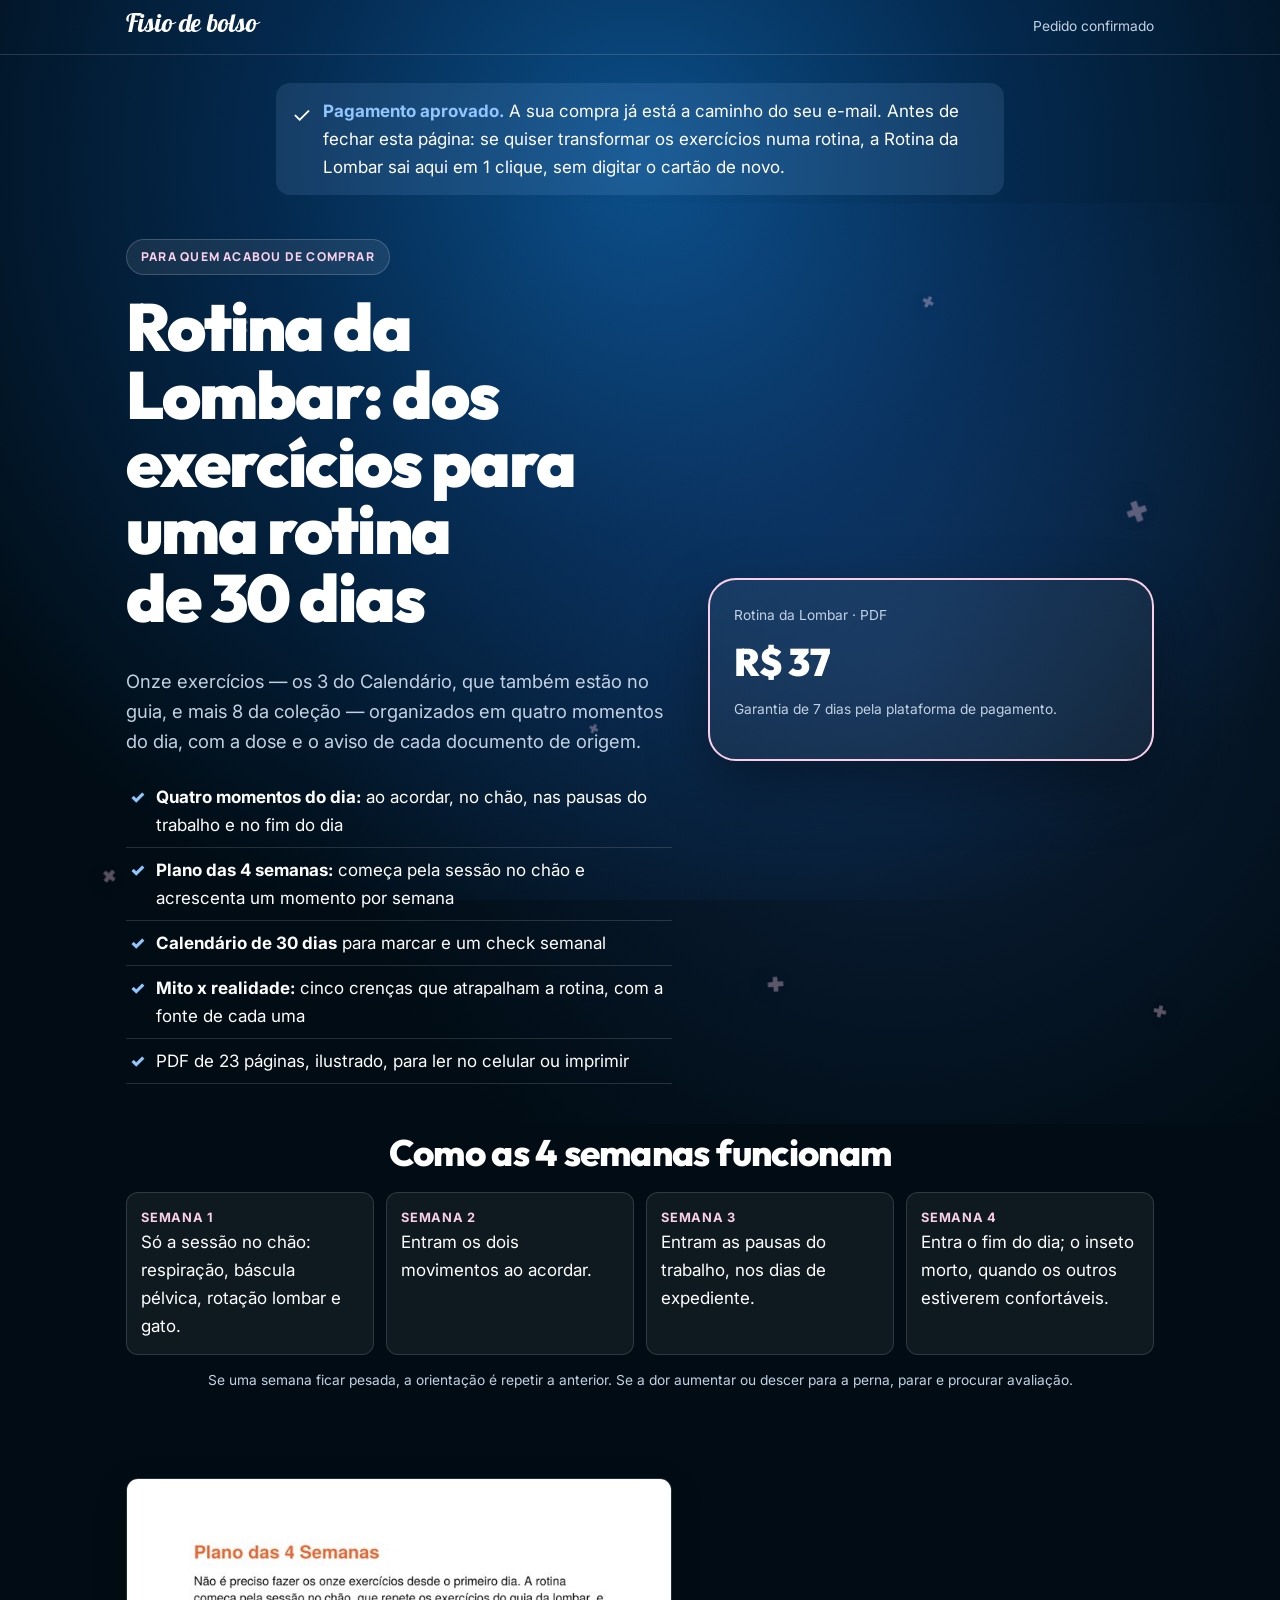
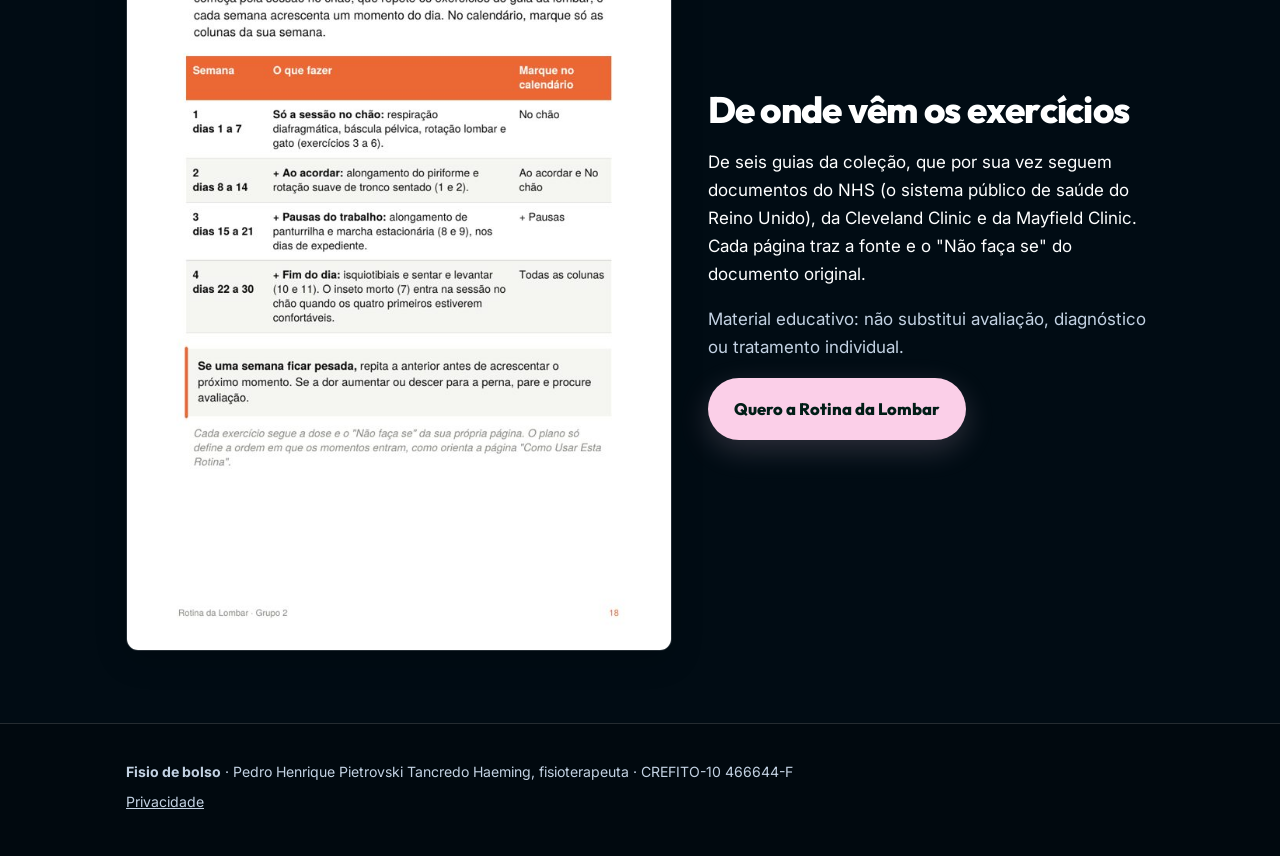
<file: upsell.html>
<!DOCTYPE html>
<html lang="pt-BR">
<head>
<script>if(location.hostname.endsWith("github.io")){location.replace("https://fisiodebolso.pages.dev"+location.pathname.replace(/^\/guias-fisio/,"")+location.search+location.hash)}</script>
<meta charset="UTF-8">
<meta name="viewport" content="width=device-width, initial-scale=1.0, viewport-fit=cover">
<meta name="robots" content="noindex">
<title>Rotina da Lombar — Fisio de bolso</title>
<!--
  PÁGINA DE UPSELL (depois da compra do guia de entrada)
  - A Hotmart manda o comprador para cá no Funil de Vendas.
  - O widget do Funil de Vendas da Hotmart (botões de compra em 1 clique e de recusa) fica em #hotmart-sales-funnel.
    Se em 5 segundos ele não aparecer (página aberta fora do funil), entra o link do checkout normal da Rotina.
  - Sem contagem regressiva e sem depoimento inventado (CDC e Res. COFFITO 532/2021).
-->
<script>
const CONFIG = {
  checkoutRotina: "https://pay.hotmart.com/W108273061M?checkoutMode=10",                     // link do checkout da Rotina (alternativa ao 1 clique)
  precoFunil: "",                         // preço da Rotina dentro do funil (ex.: "R$ 27"); vazio = mostra só o preço avulso
  recusarUrl: "index.html",               // para onde vai o "Não, obrigado" (a Hotmart também gera esse link)
  metaPixelId: "1455054329896870"                         // mesmo ID da página do guia (deixe "" para não carregar)
};
</script>
<link rel="stylesheet" href="estilo.css">
<script src="produtos.js"></script>
<style>
.top{border-bottom:1px solid var(--line);padding-block:14px}
.top .wrap{display:flex;justify-content:space-between;align-items:center}
.brand{font-weight:800;text-decoration:none;color:var(--ink)}
.ok{display:flex;gap:12px;align-items:flex-start;background:var(--brand-soft);border-radius:14px;padding:14px 16px;margin:28px 0 8px}
.ok b{color:var(--brand)}
.hero{padding-block:36px 24px}
.split{display:grid;grid-template-columns:1.1fr .9fr;gap:36px;align-items:center}
.list{padding-left:0;list-style:none;margin:16px 0}
.list li{padding:8px 0 8px 30px;position:relative;border-bottom:1px solid var(--line)}
.list li::before{content:"✓";position:absolute;left:4px;color:var(--brand);font-weight:900}
.buy{background:var(--surface);border:2px solid var(--accent);border-radius:var(--radius);padding:24px;box-shadow:var(--shadow-lg)}
.price{font-size:2.4rem;font-weight:900;letter-spacing:-.02em;margin:4px 0}
.no{display:block;text-align:center;margin-top:14px;color:var(--muted);font-size:.92rem}
.weeks{display:grid;grid-template-columns:repeat(4,minmax(0,1fr));gap:12px;margin-top:18px}
.week{background:var(--surface);border:1px solid var(--line);border-radius:12px;padding:14px}
.week b{display:block;color:var(--accent);font-size:.8rem;letter-spacing:.06em;text-transform:uppercase}
.preview img{border:1px solid var(--line);border-radius:12px;box-shadow:var(--shadow)}
@media (max-width:880px){.split{grid-template-columns:1fr}.weeks{grid-template-columns:1fr 1fr}}
</style>
<link rel="preconnect" href="https://fonts.googleapis.com"><link rel="preconnect" href="https://fonts.gstatic.com" crossorigin><link href="https://fonts.googleapis.com/css2?family=Outfit:wght@400;700;800;900&family=Inter:wght@400;500;700&family=Manrope:wght@500;700&family=Galada&display=swap" rel="stylesheet">
<link rel="stylesheet" href="soda.css">
</head>
<body>
<header class="top"><div class="wrap"><a class="brand" href="index.html" data-fv="marca">Fisio de bolso</a><span class="small muted">Pedido confirmado</span></div></header>

<main class="wrap narrow">
  <div class="ok"><span style="font-size:1.4rem">✓</span><div><b>Pagamento aprovado.</b> A sua compra já está a caminho do seu e-mail. Antes de fechar esta página: se quiser transformar os exercícios numa rotina, a Rotina da Lombar sai aqui em 1 clique, sem digitar o cartão de novo.</div></div>
</main>

<section class="hero">
  <div class="wrap split">
    <div>
      <span class="eyebrow">Para quem acabou de comprar</span>
      <h1>Rotina da Lombar: dos exercícios para uma rotina de 30 dias</h1>
      <p class="lead">Onze exercícios — os 3 do Calendário, que também estão no guia, e mais 8 da coleção — organizados em quatro momentos do dia, com a dose e o aviso de cada documento de origem.</p>
      <ul class="list">
        <li><b>Quatro momentos do dia:</b> ao acordar, no chão, nas pausas do trabalho e no fim do dia</li>
        <li><b>Plano das 4 semanas:</b> começa pela sessão no chão e acrescenta um momento por semana</li>
        <li><b>Calendário de 30 dias</b> para marcar e um check semanal</li>
        <li><b>Mito x realidade:</b> cinco crenças que atrapalham a rotina, com a fonte de cada uma</li>
        <li>PDF de 23 páginas, ilustrado, para ler no celular ou imprimir</li>
      </ul>
    </div>
    <div class="buy" id="comprar">
      <p class="small muted" style="margin:0">Rotina da Lombar · PDF</p>
      <div class="price" id="preco">R$ 37</div>
      <p class="small muted" id="avulso" hidden style="margin:0 0 6px"></p>
      <p class="small muted">Garantia de 7 dias pela plataforma de pagamento.</p>
      <!-- HOTMART - Sales Funnel Widget -->
      <div id="hotmart-sales-funnel"></div>
      <script src="https://checkout.hotmart.com/lib/hotmart-checkout-elements.js"></script>
      <script>
      checkoutElements.init('salesFunnel').mount('#hotmart-sales-funnel')
      </script>
      <!-- HOTMART - Sales Funnel Widget -->
      <div id="botao"></div>
      <a class="no" id="recusar" href="index.html">Não, obrigado.</a>
    </div>
  </div>
</section>

<section style="padding-top:8px">
  <div class="wrap">
    <h2 class="center">Como as 4 semanas funcionam</h2>
    <div class="weeks">
      <div class="week"><b>Semana 1</b>Só a sessão no chão: respiração, báscula pélvica, rotação lombar e gato.</div>
      <div class="week"><b>Semana 2</b>Entram os dois movimentos ao acordar.</div>
      <div class="week"><b>Semana 3</b>Entram as pausas do trabalho, nos dias de expediente.</div>
      <div class="week"><b>Semana 4</b>Entra o fim do dia; o inseto morto, quando os outros estiverem confortáveis.</div>
    </div>
    <p class="small muted center" style="margin-top:14px">Se uma semana ficar pesada, a orientação é repetir a anterior. Se a dor aumentar ou descer para a perna, parar e procurar avaliação.</p>
  </div>
</section>

<section style="padding-top:0">
  <div class="wrap split">
    <div class="preview"><img src="img/rotina-plano.jpg" alt="Página do plano das 4 semanas da Rotina da Lombar" loading="lazy"></div>
    <div>
      <h2>De onde vêm os exercícios</h2>
      <p>De seis guias da coleção, que por sua vez seguem documentos do NHS (o sistema público de saúde do Reino Unido), da Cleveland Clinic e da Mayfield Clinic. Cada página traz a fonte e o "Não faça se" do documento original.</p>
      <p class="muted">Material educativo: não substitui avaliação, diagnóstico ou tratamento individual.</p>
      <a class="btn" href="#comprar">Quero a Rotina da Lombar</a>
    </div>
  </div>
</section>

<footer>
  <div class="wrap">
    <p><b data-fv="marca">Fisio de bolso</b> · <span data-fv="autor">Pedro Henrique Pietrovski Tancredo Haeming</span>, fisioterapeuta · <span data-fv="crefito">CREFITO-10 466644-F</span></p>
    <p><a href="privacidade.html">Privacidade</a></p>
  </div>
</footer>

<script>
(function(){
  var FV = window.FV || {};
  ["marca","autor","crefito"].forEach(function(k){ if (FV[k]) document.querySelectorAll('[data-fv="' + k + '"]').forEach(function(el){ el.textContent = FV[k]; }); });
  var r = (FV.produtos || []).filter(function(p){ return p.id === "rotina-lombar"; })[0];
  if (r && r.preco) document.getElementById("preco").textContent = r.preco;
  var box = document.getElementById("botao");
  var recusar = document.getElementById("recusar");
  recusar.href = CONFIG.recusarUrl || "index.html";
  recusar.hidden = true;
  // o widget da Hotmart já traz os botões de compra e de recusa; sem ele, entra o checkout normal
  // dentro do funil (widget carregado), mostra o "de/por": o "de" é o preço avulso do catálogo
  // o preço do funil vem no link da etapa (ex.: ?p=27), configurado na Hotmart junto com a oferta certa
  var pq = new URLSearchParams(location.search).get("p");
  if (!CONFIG.precoFunil && pq === "27") CONFIG.precoFunil = "R$ 27";
  var avulso = (r && r.preco) || "R$ 37";
  function dePor(){
    if (!CONFIG.precoFunil || !document.getElementById("hotmart-sales-funnel").children.length) return false;
    document.getElementById("preco").innerHTML = '<s style="font-size:1.2rem;color:var(--muted);font-weight:700">' + avulso + '</s> ' + CONFIG.precoFunil;
    var a = document.getElementById("avulso"); a.textContent = "Avulsa, a Rotina custa " + avulso + ". Este preço vale nesta página, logo depois da compra."; a.hidden = false;
    return true;
  }
  var tent = 0, iv = setInterval(function(){ if (dePor() || ++tent > 20) clearInterval(iv); }, 500);
  function reserva(){
    if (document.getElementById("hotmart-sales-funnel").children.length) return;
    box.innerHTML = CONFIG.checkoutRotina
      ? '<a class="btn full" href="' + CONFIG.checkoutRotina + '">Quero a Rotina da Lombar</a>'
      : '<button class="btn full" disabled>Disponível em breve</button>';
    recusar.hidden = false;
  }
  setTimeout(reserva, 5000);
  if (CONFIG.metaPixelId) {
    !function(f,b,e,v,n,t,s){if(f.fbq)return;n=f.fbq=function(){n.callMethod?n.callMethod.apply(n,arguments):n.queue.push(arguments)};if(!f._fbq)f._fbq=n;n.push=n;n.loaded=!0;n.version='2.0';n.queue=[];t=b.createElement(e);t.async=!0;t.src=v;s=b.getElementsByTagName(e)[0];s.parentNode.insertBefore(t,s)}(window,document,'script','https://connect.facebook.net/en_US/fbevents.js');
    fbq('init', CONFIG.metaPixelId); fbq('track','PageView');
  }
})();
</script>
<script src="soda.js" defer></script>
</body>
</html>
</file>
<file: estilo.css>
/* Estilo compartilhado: início, quiz e privacidade (a página do guia, coluna.html, tem o próprio estilo com as mesmas cores) */
:root{
  --bg:#fbfaf7; --surface:#ffffff; --raise:#f4f1ea; --ink:#16191c; --muted:#5b666d;
  --line:#e6e2da; --brand:#0f766e; --brand-ink:#ffffff; --brand-soft:#e3f2ef;
  --accent:#c2410c; --accent-soft:#fdecdf; --warn:#fff6d6; --warn-line:#e8d48a;
  --danger:#b42318; --danger-soft:#fdecea;
  --radius:16px; --shadow:0 10px 30px rgba(20,30,40,.08); --shadow-lg:0 24px 60px rgba(20,30,40,.14);
}
@media (prefers-color-scheme: dark){
  :root:not([data-theme="light"]){
    --bg:#0f1214; --surface:#181d20; --raise:#20262a; --ink:#eef1f2; --muted:#a3aeb4;
    --line:#2a3135; --brand:#2dd4bf; --brand-ink:#08211e; --brand-soft:#123430;
    --accent:#fb923c; --accent-soft:#3a2416; --warn:#3a3313; --warn-line:#5c5020;
    --danger:#f97066; --danger-soft:#3a1a17;
    --shadow:none; --shadow-lg:none; color-scheme:dark;
  }
}
:root[data-theme="dark"]{
  --bg:#0f1214; --surface:#181d20; --raise:#20262a; --ink:#eef1f2; --muted:#a3aeb4;
  --line:#2a3135; --brand:#2dd4bf; --brand-ink:#08211e; --brand-soft:#123430;
  --accent:#fb923c; --accent-soft:#3a2416; --warn:#3a3313; --warn-line:#5c5020;
  --danger:#f97066; --danger-soft:#3a1a17;
  --shadow:none; --shadow-lg:none; color-scheme:dark;
}
*{box-sizing:border-box}
[hidden]{display:none!important}
html{scroll-behavior:smooth}
body{margin:0;background:var(--bg);color:var(--ink);font:17px/1.65 system-ui,-apple-system,"Segoe UI",Roboto,sans-serif;-webkit-font-smoothing:antialiased;overflow-x:hidden}
img{max-width:100%;display:block}
a{color:var(--brand)}
.wrap{max-width:1060px;margin:0 auto;padding-left:max(16px, env(safe-area-inset-left, 0px));padding-right:max(16px, env(safe-area-inset-right, 0px))}
.narrow{max-width:760px;margin:0 auto}
section{padding-block:72px}
h1,h2,h3{line-height:1.12;margin:0 0 .5em;letter-spacing:-.02em;text-wrap:balance}
h1{font-size:clamp(2rem,4.4vw,3rem);font-weight:800}
h2{font-size:clamp(1.6rem,3.6vw,2.3rem);font-weight:800}
h3{font-size:1.12rem;font-weight:750;letter-spacing:-.01em}
p{margin:0 0 1em}
.muted{color:var(--muted)}
.lead{font-size:1.15rem;color:var(--muted)}
.small{font-size:.86rem}
.center{text-align:center}
.eyebrow{display:inline-block;font-size:.76rem;font-weight:800;letter-spacing:.1em;text-transform:uppercase;color:var(--brand);background:var(--brand-soft);padding:7px 14px;border-radius:999px;margin-bottom:18px}
.btn{display:inline-flex;align-items:center;justify-content:center;gap:9px;background:var(--accent);color:#fff;font-weight:800;font-size:1.04rem;padding:17px 26px;border-radius:14px;text-decoration:none;border:0;cursor:pointer;font-family:inherit;transition:transform .15s,box-shadow .15s;text-align:center}
.btn:hover{transform:translateY(-2px)}
.btn.alt{background:var(--brand);color:var(--brand-ink)}
.btn.ghost{background:transparent;color:var(--ink);border:1.5px solid var(--line)}
.btn.full{width:100%}
.btn:disabled{opacity:.45;cursor:not-allowed;transform:none}
.btn:focus-visible,a:focus-visible,button:focus-visible,input:focus-visible{outline:3px solid var(--brand);outline-offset:3px}
.card{background:var(--surface);border:1px solid var(--line);border-radius:var(--radius);padding:26px;box-shadow:var(--shadow)}
.grid3{display:grid;grid-template-columns:repeat(3,minmax(0,1fr));gap:20px}
.grid2{display:grid;grid-template-columns:repeat(2,minmax(0,1fr));gap:20px}
.chip{display:inline-block;font-size:.74rem;font-weight:800;letter-spacing:.04em;text-transform:uppercase;padding:4px 10px;border-radius:999px}
.chip.on{background:var(--brand-soft);color:var(--brand)}
.chip.soon{background:var(--raise);color:var(--muted)}
.img-slot{background:var(--surface);border:2px dashed var(--line);border-radius:var(--radius);aspect-ratio:4/5;display:grid;place-items:center;text-align:center;color:var(--muted);font-size:.93rem;padding:22px;overflow:hidden}
.img-slot.filled{padding:0;border:0}
.img-slot img{width:100%;height:100%;object-fit:cover}
.img-slot.round{aspect-ratio:1;border-radius:50%;max-width:220px;margin:0 auto}
.note{background:var(--warn);border:1px solid var(--warn-line);border-radius:12px;padding:12px 16px;font-size:.92rem}
.preview-banner{background:var(--ink);color:var(--bg);font-size:.88rem;font-weight:700;text-align:center;padding:10px 16px}
footer{border-top:1px solid var(--line);padding-block:36px;font-size:.88rem;color:var(--muted)}
footer p{margin:0 0 .5em}
/* modo de edição (?editar) */
.editbar{display:none;position:sticky;top:0;z-index:60;gap:8px;flex-wrap:wrap;align-items:center;background:var(--ink);color:var(--bg);padding:10px 16px;font-size:.85rem}
.editbar button{border:0;border-radius:8px;padding:8px 12px;font-weight:700;cursor:pointer;font-family:inherit}
body.editing [data-edit]{outline:1px dashed var(--accent);outline-offset:3px}
@media (max-width:880px){.grid3,.grid2{grid-template-columns:1fr}section{padding-block:56px}}
@media (prefers-reduced-motion: reduce){html{scroll-behavior:auto}.btn{transition:none}}
</file>
<file: soda.css>
/* ==== Visual "Soda" (adaptado do template GetLayers) — carregar DEPOIS do estilo.css / <style> da página ====
   Fundo radial azul (tema "Zero Lime" do template), vidro (glassmorphism), destaque rosa #fbcfe8, títulos Outfit, marca em Galada.
   Sem modelos 3D nem imagens externas: a capa do guia flutua e inclina com o cursor; bolhas e "+" em CSS. */
html:root, html:root:not([data-theme="light"]), html:root[data-theme]{
  --bg:#010c14; --surface:rgba(255,255,255,.055); --raise:rgba(255,255,255,.09);
  --ink:#ffffff; --muted:#c3d2e3; --line:rgba(255,255,255,.14);
  --brand:#93c5fd; --brand-ink:#01122a; --brand-soft:rgba(147,197,253,.12);
  --accent:#fbcfe8; --accent-ink:#011d17; --accent-soft:rgba(251,207,232,.12);
  --warn:rgba(250,204,21,.10); --warn-line:rgba(250,204,21,.45);
  --danger:#fca5a5; --danger-soft:rgba(252,165,165,.12);
  --radius:28px; --shadow:0 8px 32px rgba(0,0,0,.18); --shadow-lg:0 24px 60px rgba(0,0,0,.35);
  --bg-inner:#0b4f8a; --bg-mid:#04294e; --bg-outer:#010c14;
  color-scheme:dark;
}
html body{
  background:radial-gradient(circle at 50% 18%, var(--bg-inner) 0%, var(--bg-mid) 38%, var(--bg-outer) 85%) fixed, var(--bg-outer);
  color:var(--ink); font-family:'Inter',system-ui,-apple-system,"Segoe UI",Roboto,sans-serif;
}
h1,h2,h3,.price,.brand{font-family:'Outfit','Inter',sans-serif}
h1{font-weight:900;letter-spacing:-.03em}
h2{font-weight:800}
a{color:var(--brand)}

/* Marca em Galada (o "toque" cursivo do template) */
.brand{font-family:'Galada',cursive !important;font-weight:400 !important;font-size:1.6rem !important;letter-spacing:0 !important;line-height:1}
.brand small{font-family:'Manrope','Inter',sans-serif;font-size:.68rem !important;letter-spacing:.06em !important;text-transform:uppercase;margin-top:2px}

/* Navegação de vidro */
.nav{background:rgba(1,12,20,.55) !important;backdrop-filter:blur(20px) saturate(140%);-webkit-backdrop-filter:blur(20px) saturate(140%);border-bottom:1px solid var(--line) !important}
.nav-links{background:rgba(255,255,255,.08);border:1px solid rgba(255,255,255,.2);border-radius:100px;padding:5px;gap:4px !important;box-shadow:inset 0 0 0 1px rgba(255,255,255,.06)}
.nav-links a{font-family:'Manrope','Inter',sans-serif;padding:8px 16px;border-radius:100px;transition:background .3s,color .3s}
.nav-links a:hover{background:#fbcfe8;color:#011d17 !important}
.nav-links a.btn,.nav-links a.btn:hover{color:#011d17 !important}

/* Botões em pílula: rosa para comprar, vidro escuro para o resto */
.btn{border-radius:100px !important;background:#fbcfe8;color:#011d17 !important;font-family:'Outfit','Inter',sans-serif;font-weight:800;min-height:48px;box-shadow:0 10px 30px rgba(251,207,232,.18)}
.btn:hover{box-shadow:0 14px 36px rgba(251,207,232,.3)}
.btn.alt{background:rgba(0,0,0,.45);color:#fff !important;border:1px solid rgba(255,255,255,.18);box-shadow:none;padding-right:8px !important}
.btn.alt::after{content:"+";display:inline-grid;place-items:center;width:34px;height:34px;margin-left:6px;border-radius:50%;background:#fbcfe8;color:#011d17;font-weight:900;font-size:1.25rem;line-height:1}
.btn.alt:hover{background:rgba(0,0,0,.65)}
.btn.ghost{background:transparent;color:#fff !important;border:1.5px solid rgba(255,255,255,.3);box-shadow:none}
.btn:focus-visible,a:focus-visible,button:focus-visible,input:focus-visible{outline-color:#fbcfe8 !important}

/* Cartões de vidro */
.card,.prod,.level,.faq details,details{background:rgba(255,255,255,.055) !important;border:1px solid rgba(255,255,255,.12) !important;border-radius:28px;backdrop-filter:blur(10px);-webkit-backdrop-filter:blur(10px);box-shadow:none}
.card:hover,.prod:hover{border-color:rgba(255,255,255,.3) !important}
section[style*="--surface"],div[style*="--surface"],.trustbar{background:rgba(255,255,255,.035) !important;border-color:rgba(255,255,255,.08) !important}
section[style*="--brand-soft"]{background:rgba(147,197,253,.08) !important}
.eyebrow{background:rgba(255,255,255,.08) !important;color:#fbcfe8 !important;border:1px solid rgba(255,255,255,.18);font-family:'Manrope','Inter',sans-serif}
.price{color:#fff}
footer{background:rgba(0,0,0,.25) !important;border-top:1px solid var(--line) !important;color:var(--muted)}
footer a{color:var(--muted)}
input,select,textarea{background:rgba(255,255,255,.06);color:#fff;border-color:rgba(255,255,255,.2)}

/* Hero: tela cheia, capa flutuando e inclinando com o cursor */
.hero{position:relative;min-height:calc(100svh - 64px);display:flex;align-items:center;overflow:hidden;isolation:isolate}
.hero .wrap{position:relative;z-index:2;width:100%}
.hero h1{font-size:clamp(2.3rem,5.2vw,4.2rem);line-height:1.02}
.hero .img-slot{background:transparent !important;border:0 !important;box-shadow:none !important;perspective:1000px}
.hero .img-slot img{border-radius:14px;box-shadow:0 30px 60px rgba(0,0,0,.45);transform:rotate(-4deg);transition:transform .2s ease-out;will-change:transform;animation:soda-float 6s ease-in-out infinite}
.hero::before{content:"";position:absolute;inset:0;z-index:0;background:radial-gradient(circle at 70% 50%, rgba(59,130,246,.18) 0%, transparent 60%);pointer-events:none}
@keyframes soda-float{0%,100%{translate:0 0}50%{translate:0 -18px}}

/* Bolhas e "+" flutuantes (gerados pelo soda.js) */
.soda-fx{position:absolute;inset:0;z-index:1;pointer-events:none;overflow:hidden}
.soda-bubble{position:absolute;bottom:-40px;border-radius:50%;background:radial-gradient(circle at 30% 30%, rgba(255,255,255,.55), rgba(255,255,255,.08) 60%, transparent 70%);border:1px solid rgba(255,255,255,.25);animation:soda-rise linear forwards}
@keyframes soda-rise{0%{transform:translateY(0) translateX(0);opacity:0}10%{opacity:.5}90%{opacity:.4}100%{transform:translateY(-110vh) translateX(30px);opacity:0}}
.soda-plus{position:absolute;color:#fbcfe8;font:900 28px/1 'Outfit',sans-serif;opacity:.35;filter:drop-shadow(0 6px 12px rgba(0,0,0,.3));transition:transform .8s cubic-bezier(.2,.8,.2,1)}

@media (max-width:860px){
  .hero{min-height:auto;padding-block:40px 48px}
  .nav-links{background:none;border:0;padding:0;box-shadow:none}
}
@media (prefers-reduced-motion: reduce){
  .hero .img-slot img{animation:none}
  .soda-fx{display:none}
}

/* Barras fixas precisam de fundo sólido (o vidro deixa o texto de baixo aparecer) */
.stickybar{background:rgba(1,12,20,.94) !important;backdrop-filter:blur(16px);-webkit-backdrop-filter:blur(16px)}
.editbar{background:#000 !important;color:#fff !important}
.hero .img-slot.filled{background:transparent !important}
@media (max-width:700px){ .soda-plus{display:none} }
/* Texto escuro sobre o rosa (contraste) */
.step .dot,.badge,.tag-accent{color:#011d17 !important}
.seal{width:124px;min-width:124px;height:124px;flex:0 0 124px !important}

/* Celular com o guia aberto + páginas flutuando atrás (substitui a lata 3D do template) */
.soda-stage{position:relative;width:min(100%,420px);aspect-ratio:4/5;margin:0 auto;perspective:1100px;transform-style:preserve-3d;transition:transform .2s ease-out;animation:soda-float 6s ease-in-out infinite}
.soda-stage .phone{position:absolute;left:50%;top:50%;width:56%;aspect-ratio:9/19.5;translate:-50% -50%;border-radius:38px;padding:9px;background:linear-gradient(145deg,#2b2f36,#0b0d10);box-shadow:0 30px 70px rgba(0,0,0,.55),inset 0 0 0 1.5px rgba(255,255,255,.18);z-index:2}
.soda-stage .phone::before{content:"";position:absolute;top:16px;left:50%;width:28%;height:16px;translate:-50% 0;background:#0b0d10;border-radius:20px;z-index:3}
.soda-stage .phone img{width:100%;height:100%;object-fit:cover;object-position:top;border-radius:30px;display:block}
.soda-stage .pg{position:absolute;width:52%;border-radius:12px;box-shadow:0 24px 50px rgba(0,0,0,.45);z-index:1;transition:transform .2s ease-out}
.soda-stage .pg1{left:-4%;top:14%;rotate:-12deg}
.soda-stage .pg2{right:-4%;top:22%;rotate:10deg}
.soda-fan{background:transparent !important;border:0 !important}
.soda-fan img{object-fit:contain !important}
@media (max-width:860px){ .soda-stage{width:min(100%,340px)} }
@media (prefers-reduced-motion: reduce){ .soda-stage{animation:none} }
</file>
